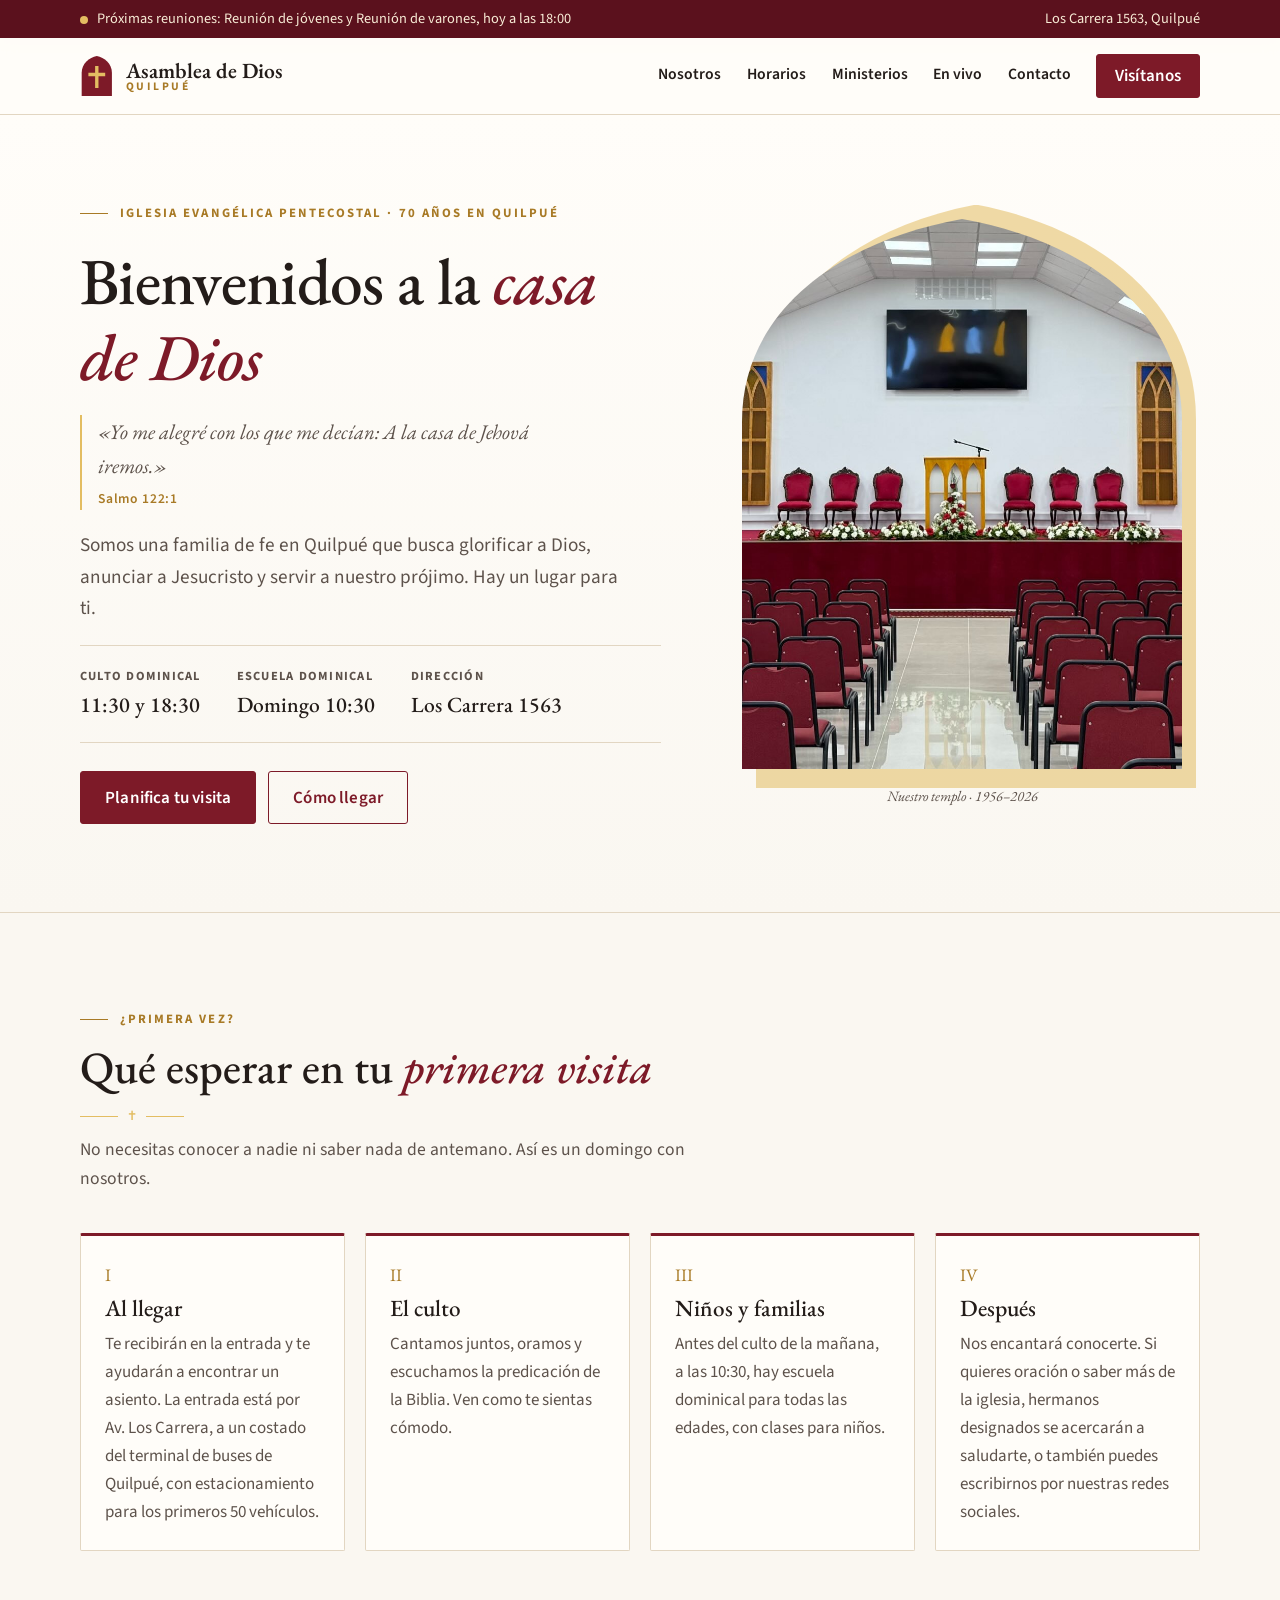
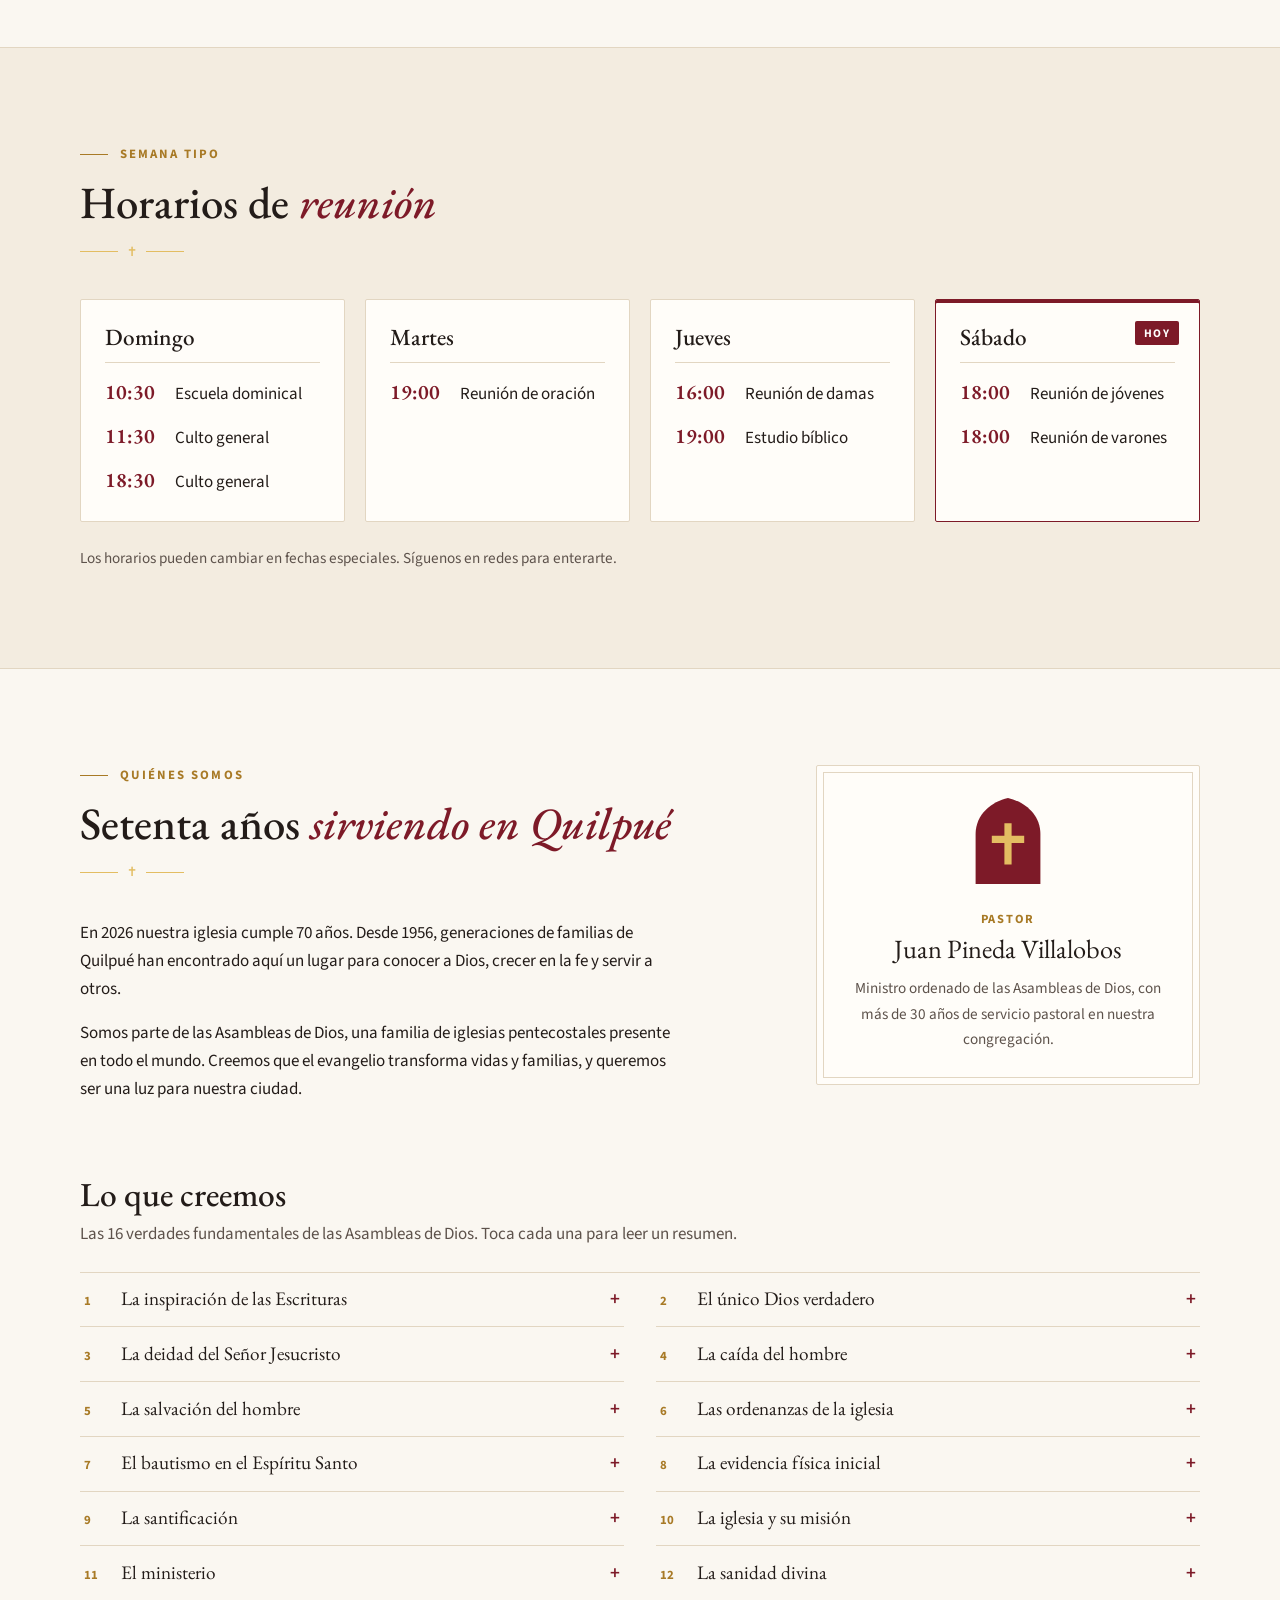
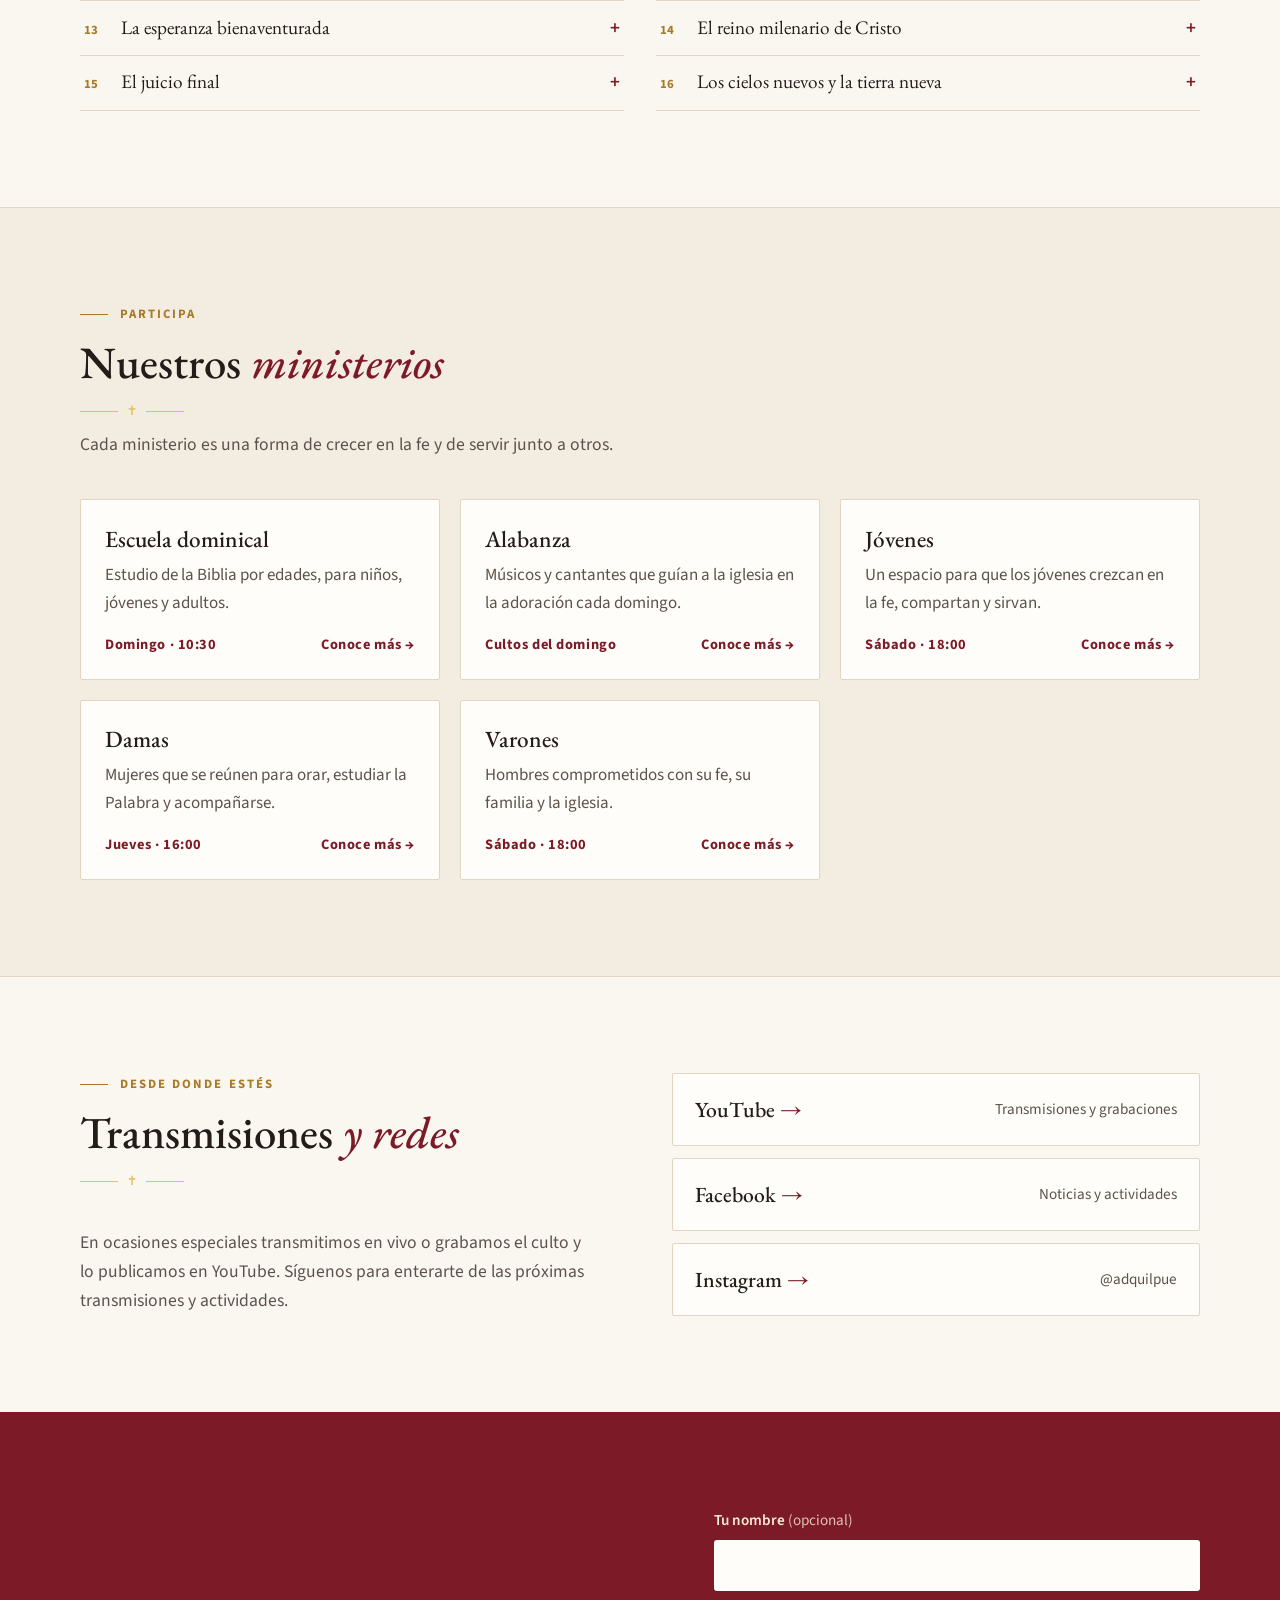
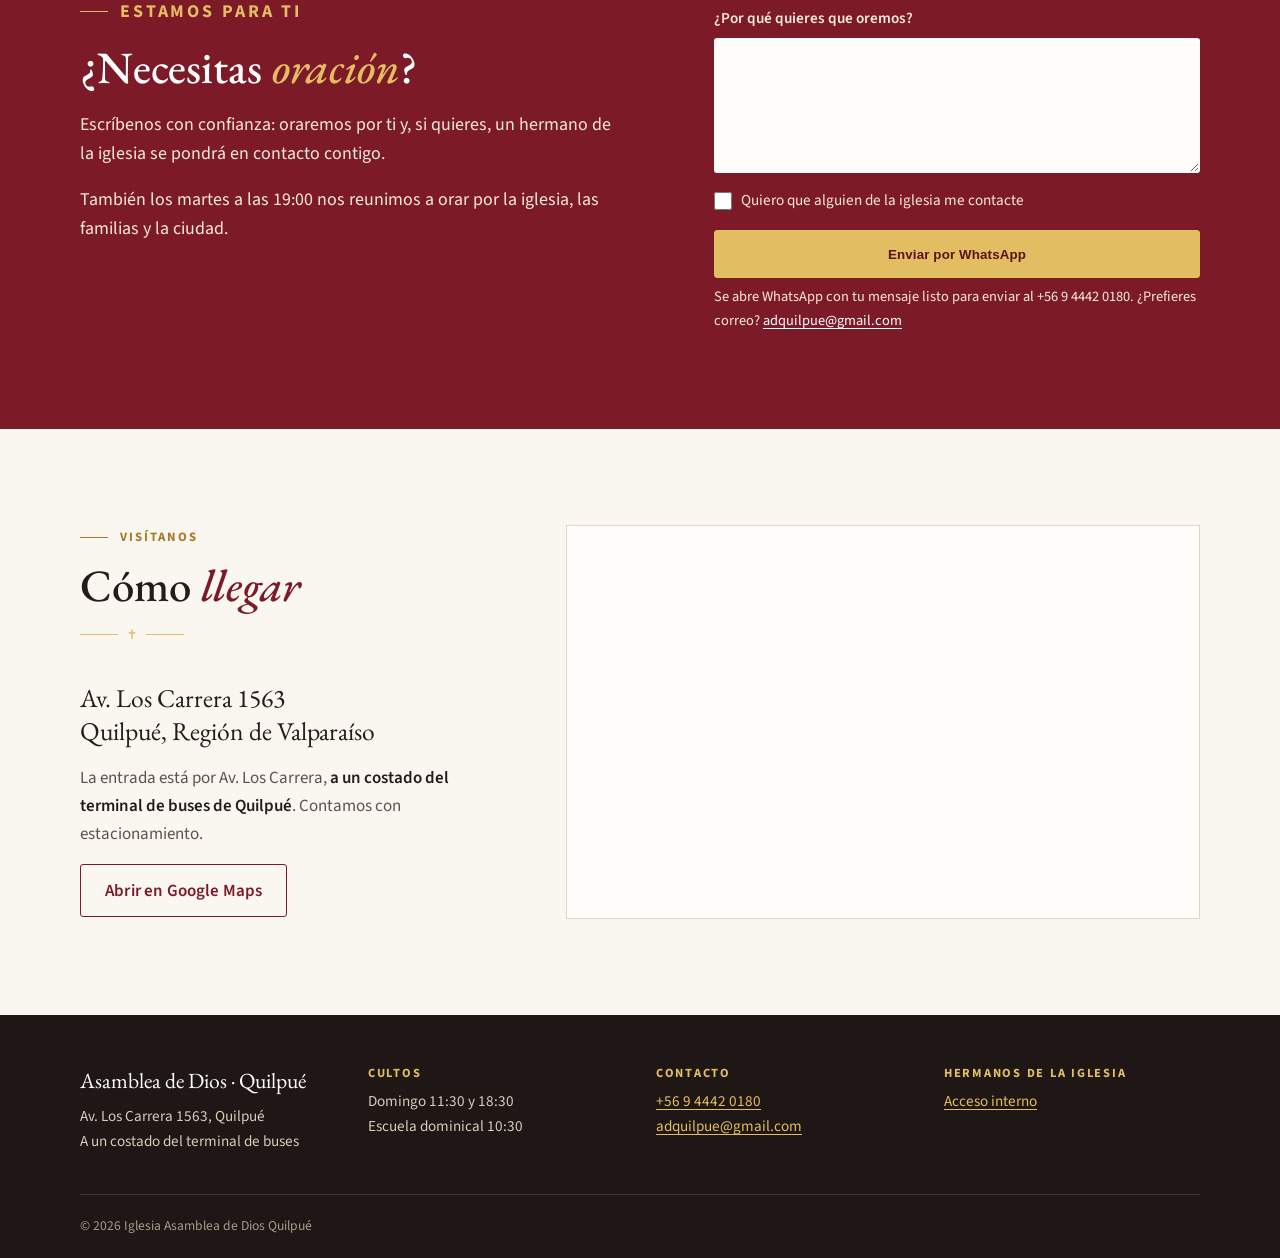
<file: index.html>
<!DOCTYPE html>
<html lang="es">
<head>
  <meta charset="UTF-8">
  <meta name="viewport" content="width=device-width, initial-scale=1.0">
  <title>Asamblea de Dios Quilpué · Bienvenidos</title>
  <meta name="description" content="Iglesia Asamblea de Dios en Quilpué, Chile. Reuniones los domingos 11:30 y 18:30 en Los Carrera 1563. Horarios, ministerios, transmisiones y contacto.">
  <meta name="color-scheme" content="light">
  <meta name="theme-color" content="#7d1a28">
  <meta property="og:title" content="Asamblea de Dios Quilpué">
  <meta property="og:description" content="70 años en Quilpué. Te esperamos los domingos 11:30 y 18:30 en Av. Los Carrera 1563, a un costado del terminal de buses.">
  <meta property="og:type" content="website">
  <meta property="og:url" content="https://adquilpue.cl/">
  <meta property="og:image" content="https://adquilpue.cl/templo.jpg">
  <link rel="icon" type="image/svg+xml" href="favicon.svg">
  <link rel="preconnect" href="https://fonts.googleapis.com">
  <link rel="preconnect" href="https://fonts.gstatic.com" crossorigin>
  <link href="https://fonts.googleapis.com/css2?family=EB+Garamond:ital,wght@0,400;0,500;0,600;1,400&family=Source+Sans+3:wght@400;600;700&display=swap" rel="stylesheet">
  <link rel="stylesheet" href="styles.css">
  <script src="app.js" defer></script>
</head>
<body>
  <a class="skip" href="#contenido">Saltar al contenido</a>

  <!-- Franja superior: lo primero que busca quien nos visita -->
  <div class="topbar">
    <div class="wrap topbar-inner">
      <p><span class="dot" aria-hidden="true"></span> <span id="proxima">Domingos 11:30 y 18:30</span></p>
      <p class="topbar-address">Los Carrera 1563, Quilpué</p>
    </div>
  </div>

  <header class="site-header">
    <div class="wrap header-inner">
      <a class="brand" href="#inicio" aria-label="Asamblea de Dios Quilpué, inicio">
        <svg class="brand-mark" viewBox="0 0 40 48" aria-hidden="true">
          <path d="M2 48V20C2 9 11 2 20 0c9 2 18 9 18 20v28z" />
          <path class="cross" d="M18 12h4v8h8v4h-8v14h-4V24h-8v-4h8z" />
        </svg>
        <span class="brand-text">
          <span class="brand-name">Asamblea de Dios</span>
          <span class="brand-place">Quilpué</span>
        </span>
      </a>

      <button class="menu-toggle" type="button" aria-expanded="false" aria-controls="menu">
        <span class="menu-bars" aria-hidden="true"></span><span class="menu-label">Menú</span>
      </button>

      <nav id="menu" class="nav" aria-label="Principal">
        <a href="#nosotros">Nosotros</a>
        <a href="#horarios">Horarios</a>
        <a href="#ministerios">Ministerios</a>
        <a href="#en-vivo">En vivo</a>
        <a href="#contacto">Contacto</a>
        <a class="btn btn-small" href="#visitanos">Visítanos</a>
      </nav>
    </div>
  </header>

  <main id="contenido">
    <!-- Portada -->
    <section id="inicio" class="hero">
      <div class="wrap hero-inner">
        <div class="hero-text">
          <p class="kicker">Iglesia evangélica pentecostal · 70 años en Quilpué</p>
          <h1>Bienvenidos a la <em>casa de Dios</em></h1>
          <p class="verse">«Yo me alegré con los que me decían: A la casa de Jehová iremos.» <cite>Salmo 122:1</cite></p>
          <p class="lede">Somos una familia de fe en Quilpué que busca glorificar a Dios, anunciar a Jesucristo y servir a nuestro prójimo. Hay un lugar para ti.</p>

          <dl class="hero-facts">
            <div><dt>Culto dominical</dt><dd>11:30 y 18:30</dd></div>
            <div><dt>Escuela dominical</dt><dd>Domingo 10:30</dd></div>
            <div><dt>Dirección</dt><dd>Los Carrera 1563</dd></div>
          </dl>

          <p class="actions">
            <a class="btn" href="#visitanos">Planifica tu visita</a>
            <a class="btn btn-ghost" href="https://www.google.com/maps/search/?api=1&amp;query=Los+Carrera+1563+Quilpu%C3%A9+Chile" target="_blank" rel="noopener">Cómo llegar</a>
          </p>
        </div>

        <figure class="hero-photo">
          <div class="arch">
            <img src="templo.jpg" width="1080" height="1080" alt="Interior del templo: púlpito de madera con arcos, sillas de respaldo rojo en el altar, arreglos de flores blancas y rojas, y filas de asientos frente al escenario">
          </div>
          <figcaption>Nuestro templo · 1956–2026</figcaption>
        </figure>
      </div>
    </section>

    <!-- Primera visita -->
    <section id="visitanos" class="section">
      <div class="wrap">
        <header class="section-head">
          <p class="kicker">¿Primera vez?</p>
          <h2>Qué esperar en tu <em>primera visita</em></h2>
          <p class="section-lede">No necesitas conocer a nadie ni saber nada de antemano. Así es un domingo con nosotros.</p>
        </header>

        <ol class="steps">
          <li>
            <h3>Al llegar</h3>
            <p>Te recibirán en la entrada y te ayudarán a encontrar un asiento. La entrada está por Av. Los Carrera, a un costado del terminal de buses de Quilpué, con estacionamiento para los primeros 50 vehículos.</p>
          </li>
          <li>
            <h3>El culto</h3>
            <p>Cantamos juntos, oramos y escuchamos la predicación de la Biblia. Ven como te sientas cómodo.</p>
          </li>
          <li>
            <h3>Niños y familias</h3>
            <p>Antes del culto de la mañana, a las 10:30, hay escuela dominical para todas las edades, con clases para niños.</p>
          </li>
          <li>
            <h3>Después</h3>
            <p>Nos encantará conocerte. Si quieres oración o saber más de la iglesia, hermanos designados se acercarán a saludarte, o también puedes escribirnos por nuestras redes sociales.</p>
          </li>
        </ol>
      </div>
    </section>

    <!-- Horarios -->
    <section id="horarios" class="section section-tint">
      <div class="wrap">
        <header class="section-head">
          <p class="kicker">Semana tipo</p>
          <h2>Horarios de <em>reunión</em></h2>
        </header>

        <div class="schedule">
          <article class="day" data-day="0">
            <h3>Domingo</h3>
            <ul>
              <li><span class="time">10:30</span><span>Escuela dominical</span></li>
              <li><span class="time">11:30</span><span>Culto general</span></li>
              <li><span class="time">18:30</span><span>Culto general</span></li>
            </ul>
          </article>
          <article class="day" data-day="2">
            <h3>Martes</h3>
            <ul>
              <li><span class="time">19:00</span><span>Reunión de oración</span></li>
            </ul>
          </article>
          <article class="day" data-day="4">
            <h3>Jueves</h3>
            <ul>
              <li><span class="time">16:00</span><span>Reunión de damas</span></li>
              <li><span class="time">19:00</span><span>Estudio bíblico</span></li>
            </ul>
          </article>
          <article class="day" data-day="6">
            <h3>Sábado</h3>
            <ul>
              <li><span class="time">18:00</span><span>Reunión de jóvenes</span></li>
              <li><span class="time">18:00</span><span>Reunión de varones</span></li>
            </ul>
          </article>
        </div>
        <p class="note">Los horarios pueden cambiar en fechas especiales. Síguenos en redes para enterarte.</p>
      </div>
    </section>

    <!-- Nosotros -->
    <section id="nosotros" class="section">
      <div class="wrap about">
        <div class="about-text">
          <header class="section-head">
            <p class="kicker">Quiénes somos</p>
            <h2>Setenta años <em>sirviendo en Quilpué</em></h2>
          </header>
          <p>En 2026 nuestra iglesia cumple 70 años. Desde 1956, generaciones de familias de Quilpué han encontrado aquí un lugar para conocer a Dios, crecer en la fe y servir a otros.</p>
          <p>Somos parte de las Asambleas de Dios, una familia de iglesias pentecostales presente en todo el mundo. Creemos que el evangelio transforma vidas y familias, y queremos ser una luz para nuestra ciudad.</p>
        </div>

        <aside class="pastor-card" aria-label="Pastor">
          <div class="pastor-photo" aria-hidden="true">
            <svg viewBox="0 0 40 48"><path d="M2 48V20C2 9 11 2 20 0c9 2 18 9 18 20v28z"/><path class="cross" d="M18 14h4v7h7v4h-7v12h-4V25h-7v-4h7z"/></svg>
          </div>
          <p class="pastor-role">Pastor</p>
          <p class="pastor-name">Juan Pineda Villalobos</p>
          <p class="pastor-note">Ministro ordenado de las Asambleas de Dios, con más de 30 años de servicio pastoral en nuestra congregación.</p>
        </aside>
      </div>

      <div class="wrap beliefs">
        <header class="beliefs-head">
          <h3 id="creencias">Lo que creemos</h3>
          <p>Las 16 verdades fundamentales de las Asambleas de Dios. Toca cada una para leer un resumen.</p>
        </header>
        <ol class="truths" aria-labelledby="creencias">
            <li><details><summary><span class="num">1</span>La inspiración de las Escrituras</summary><p>La Biblia es la Palabra de Dios, inspirada por Él, y la regla infalible de fe y conducta.</p></details></li>
            <li><details><summary><span class="num">2</span>El único Dios verdadero</summary><p>Un solo Dios eterno que se ha revelado como Padre, Hijo y Espíritu Santo.</p></details></li>
            <li><details><summary><span class="num">3</span>La deidad del Señor Jesucristo</summary><p>Jesús es el Hijo eterno de Dios: nació de una virgen, vivió sin pecado, murió, resucitó y está a la diestra del Padre.</p></details></li>
            <li><details><summary><span class="num">4</span>La caída del hombre</summary><p>El ser humano fue creado bueno, pero por su desobediencia entró el pecado y la separación de Dios.</p></details></li>
            <li><details><summary><span class="num">5</span>La salvación del hombre</summary><p>La única esperanza es la obra de Cristo en la cruz: la salvación se recibe por gracia, mediante el arrepentimiento y la fe.</p></details></li>
            <li><details><summary><span class="num">6</span>Las ordenanzas de la iglesia</summary><p>El bautismo en agua por inmersión y la Santa Cena, en memoria de la muerte del Señor.</p></details></li>
            <li><details><summary><span class="num">7</span>El bautismo en el Espíritu Santo</summary><p>Una promesa para todo creyente, que da poder para vivir y servir.</p></details></li>
            <li><details><summary><span class="num">8</span>La evidencia física inicial</summary><p>El bautismo en el Espíritu Santo se manifiesta primero al hablar en otras lenguas, según el Espíritu da.</p></details></li>
            <li><details><summary><span class="num">9</span>La santificación</summary><p>Separarse del mal y consagrarse a Dios, creciendo cada día a la imagen de Cristo.</p></details></li>
            <li><details><summary><span class="num">10</span>La iglesia y su misión</summary><p>La iglesia es el cuerpo de Cristo: existe para adorar a Dios, edificar a los creyentes y anunciar el evangelio a todos.</p></details></li>
            <li><details><summary><span class="num">11</span>El ministerio</summary><p>Dios llama y capacita a personas para guiar a la iglesia en su misión.</p></details></li>
            <li><details><summary><span class="num">12</span>La sanidad divina</summary><p>La sanidad de los enfermos está incluida en la obra redentora de Cristo y es un privilegio de los creyentes.</p></details></li>
            <li><details><summary><span class="num">13</span>La esperanza bienaventurada</summary><p>La resurrección de los que murieron en Cristo y el arrebatamiento de la iglesia a su encuentro.</p></details></li>
            <li><details><summary><span class="num">14</span>El reino milenario de Cristo</summary><p>La segunda venida de Cristo con sus santos y su reinado de mil años sobre la tierra.</p></details></li>
            <li><details><summary><span class="num">15</span>El juicio final</summary><p>Habrá un juicio final en que los muertos serán resucitados y juzgados según sus obras.</p></details></li>
            <li><details><summary><span class="num">16</span>Los cielos nuevos y la tierra nueva</summary><p>Esperamos, según su promesa, cielos nuevos y tierra nueva donde mora la justicia.</p></details></li>
        </ol>
      </div>
    </section>

    <!-- Ministerios -->
    <section id="ministerios" class="section section-tint">
      <div class="wrap">
        <header class="section-head">
          <p class="kicker">Participa</p>
          <h2>Nuestros <em>ministerios</em></h2>
          <p class="section-lede">Cada ministerio es una forma de crecer en la fe y de servir junto a otros.</p>
        </header>

        <div class="ministries">
          <article class="ministry has-page">
            <h3><a href="/ministerios/escuela-dominical/">Escuela dominical</a></h3>
            <p>Estudio de la Biblia por edades, para niños, jóvenes y adultos.</p>
            <p class="when">Domingo · 10:30 <span class="more" aria-hidden="true">Conoce más →</span></p>
          </article>
          <article class="ministry has-page">
            <h3><a href="/ministerios/alabanza/">Alabanza</a></h3>
            <p>Músicos y cantantes que guían a la iglesia en la adoración cada domingo.</p>
            <p class="when">Cultos del domingo <span class="more" aria-hidden="true">Conoce más →</span></p>
          </article>
          <article class="ministry has-page">
            <h3><a href="/ministerios/edcquilpue/">Jóvenes</a></h3>
            <p>Un espacio para que los jóvenes crezcan en la fe, compartan y sirvan.</p>
            <p class="when">Sábado · 18:00 <span class="more" aria-hidden="true">Conoce más →</span></p>
          </article>
          <article class="ministry has-page">
            <h3><a href="/ministerios/damas/">Damas</a></h3>
            <p>Mujeres que se reúnen para orar, estudiar la Palabra y acompañarse.</p>
            <p class="when">Jueves · 16:00 <span class="more" aria-hidden="true">Conoce más →</span></p>
          </article>
          <article class="ministry has-page">
            <h3><a href="/ministerios/varones/">Varones</a></h3>
            <p>Hombres comprometidos con su fe, su familia y la iglesia.</p>
            <p class="when">Sábado · 18:00 <span class="more" aria-hidden="true">Conoce más →</span></p>
          </article>
        </div>
      </div>
    </section>

    <!-- En vivo y redes -->
    <section id="en-vivo" class="section">
      <div class="wrap live">
        <div>
          <header class="section-head">
            <p class="kicker">Desde donde estés</p>
            <h2>Transmisiones <em>y redes</em></h2>
          </header>
          <p>En ocasiones especiales transmitimos en vivo o grabamos el culto y lo publicamos en YouTube. Síguenos para enterarte de las próximas transmisiones y actividades.</p>
        </div>
        <ul class="socials">
          <li><a class="social" href="https://www.youtube.com/@adquilpue" target="_blank" rel="noopener"><span class="social-name">YouTube</span><span class="social-note">Transmisiones y grabaciones</span></a></li>
          <li><a class="social" href="https://www.facebook.com/share/1JvNhKwicT/" target="_blank" rel="noopener"><span class="social-name">Facebook</span><span class="social-note">Noticias y actividades</span></a></li>
          <li><a class="social" href="https://www.instagram.com/adquilpue" target="_blank" rel="noopener"><span class="social-name">Instagram</span><span class="social-note">@adquilpue</span></a></li>
        </ul>
      </div>
    </section>

    <!-- Contacto y oración -->
    <section id="contacto" class="section section-accent">
      <div class="wrap contact">
        <div>
          <p class="kicker">Estamos para ti</p>
          <h2>¿Necesitas <em>oración</em>?</h2>
          <p>Escríbenos con confianza: oraremos por ti y, si quieres, un hermano de la iglesia se pondrá en contacto contigo.</p>
          <p class="contact-note">También los martes a las 19:00 nos reunimos a orar por la iglesia, las familias y la ciudad.</p>
        </div>
        <!-- Pedido de oración: arma un mensaje de WhatsApp al número de la iglesia (no se guarda nada en esta página).
             Sin JavaScript, envía solo el texto de la petición (campo «text», el que entiende wa.me). -->
        <form class="prayer-form" action="https://wa.me/56944420180" method="get" target="_blank" rel="noopener">
          <label for="oracion-nombre">Tu nombre <span>(opcional)</span></label>
          <input id="oracion-nombre" type="text" autocomplete="given-name" maxlength="60">
          <label for="oracion-texto">¿Por qué quieres que oremos?</label>
          <textarea id="oracion-texto" name="text" rows="4" maxlength="1000" required></textarea>
          <label class="check"><input id="oracion-contacto" type="checkbox"> Quiero que alguien de la iglesia me contacte</label>
          <button class="btn btn-highlight" type="submit">Enviar por WhatsApp</button>
          <p class="contact-note">Se abre WhatsApp con tu mensaje listo para enviar al +56 9 4442 0180. ¿Prefieres correo? <a href="mailto:adquilpue@gmail.com?subject=Pedido%20de%20oraci%C3%B3n">adquilpue@gmail.com</a></p>
        </form>
      </div>
    </section>

    <!-- Ubicación -->
    <section id="ubicacion" class="section">
      <div class="wrap location">
        <div class="location-info">
          <header class="section-head">
            <p class="kicker">Visítanos</p>
            <h2>Cómo <em>llegar</em></h2>
          </header>
          <address>Av. Los Carrera 1563<br>Quilpué, Región de Valparaíso</address>
          <p class="directions">La entrada está por Av. Los Carrera, <strong>a un costado del terminal de buses de Quilpué</strong>. Contamos con estacionamiento.</p>
          <p><a class="btn btn-ghost" href="https://www.google.com/maps/search/?api=1&amp;query=Los+Carrera+1563+Quilpu%C3%A9+Chile" target="_blank" rel="noopener">Abrir en Google Maps</a></p>
        </div>
        <div class="map">
          <iframe title="Mapa: Los Carrera 1563, Quilpué" src="https://www.google.com/maps?q=Los+Carrera+1563,+Quilpu%C3%A9,+Chile&amp;output=embed" loading="lazy" referrerpolicy="no-referrer-when-downgrade" allowfullscreen></iframe>
        </div>
      </div>
    </section>
  </main>

  <footer class="site-footer">
    <div class="wrap footer-grid">
      <div>
        <p class="footer-brand">Asamblea de Dios · Quilpué</p>
        <p>Av. Los Carrera 1563, Quilpué<br>A un costado del terminal de buses</p>
      </div>
      <div>
        <p class="footer-title">Cultos</p>
        <p>Domingo 11:30 y 18:30<br>Escuela dominical 10:30</p>
      </div>
      <div>
        <p class="footer-title">Contacto</p>
        <p><a href="https://wa.me/56944420180" target="_blank" rel="noopener">+56 9 4442 0180</a><br><a href="mailto:adquilpue@gmail.com">adquilpue@gmail.com</a></p>
      </div>
      <div>
        <p class="footer-title">Hermanos de la iglesia</p>
        <p><a href="https://adquilpue.jetro.cl">Acceso interno</a></p>
      </div>
    </div>
    <div class="wrap footer-bottom">
      <p>&copy; <span id="anio">2026</span> Iglesia Asamblea de Dios Quilpué</p>
    </div>
  </footer>
</body>
</html>
</file>
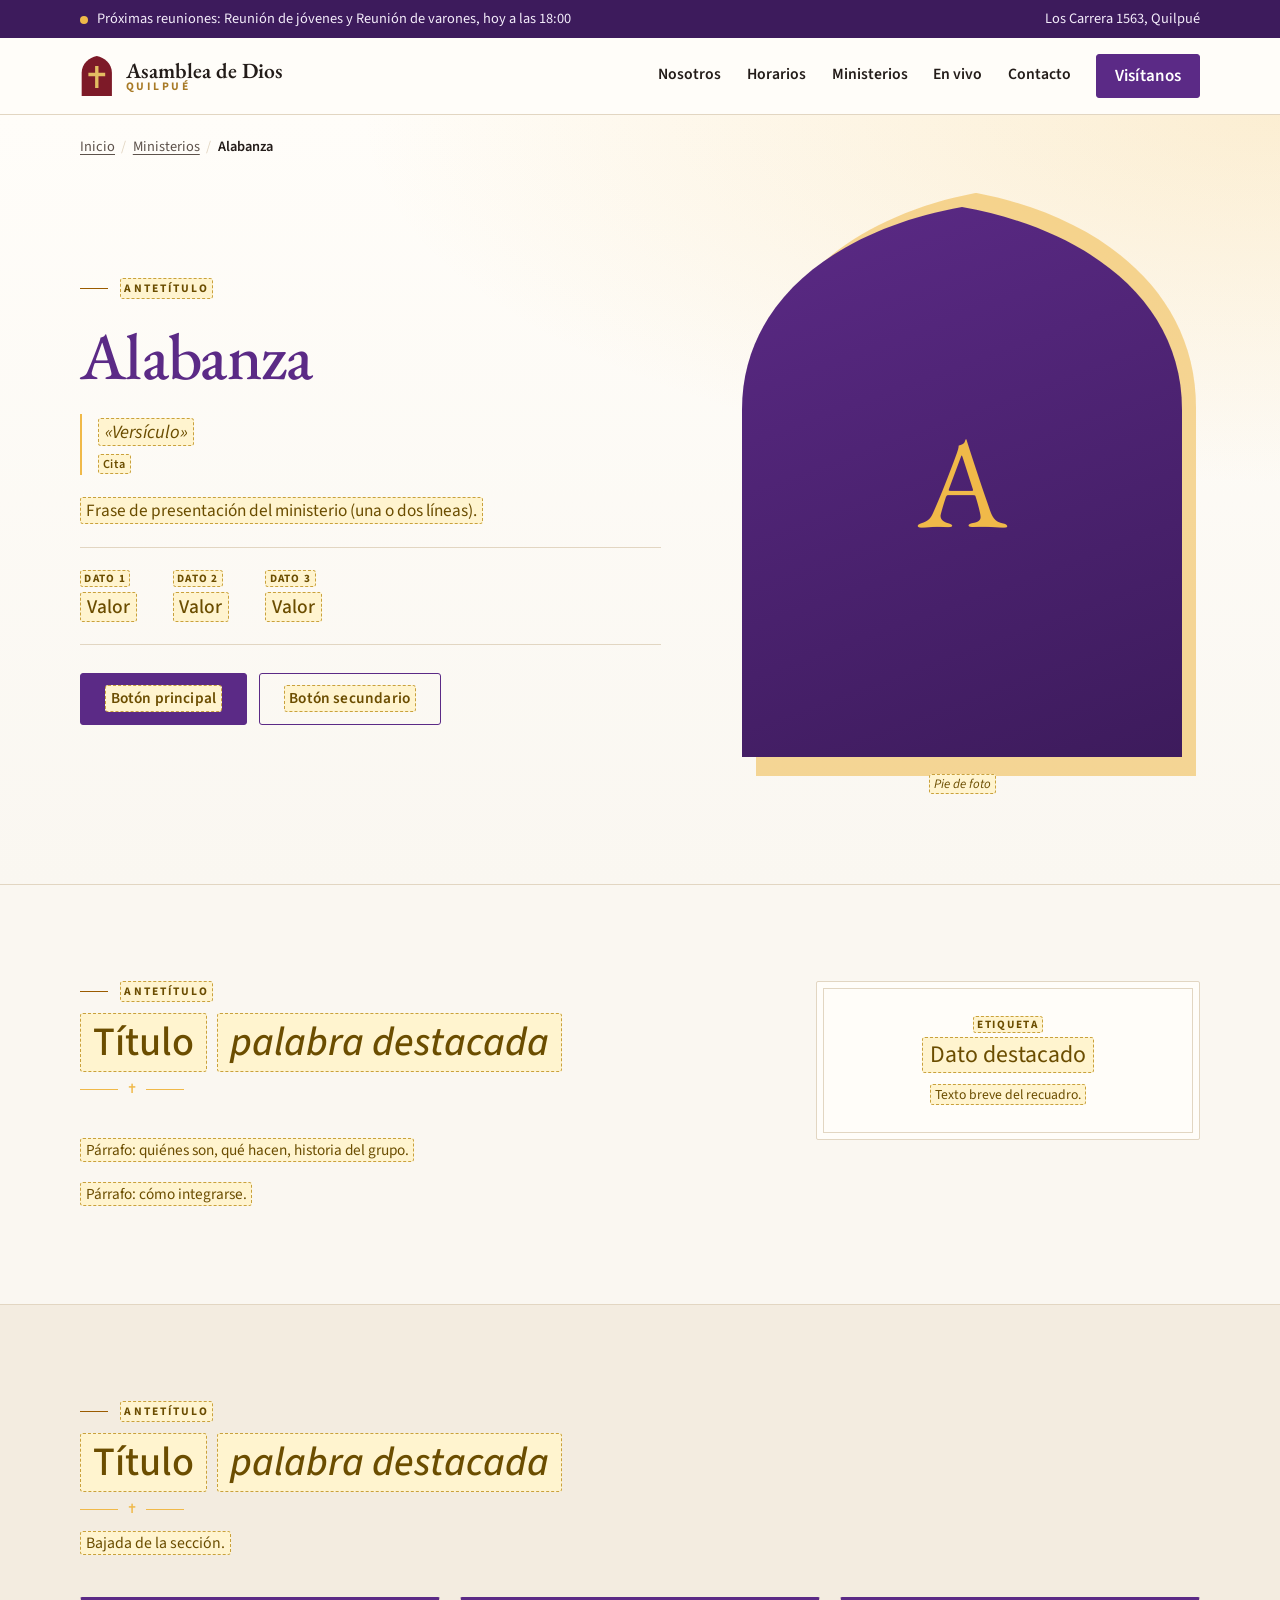
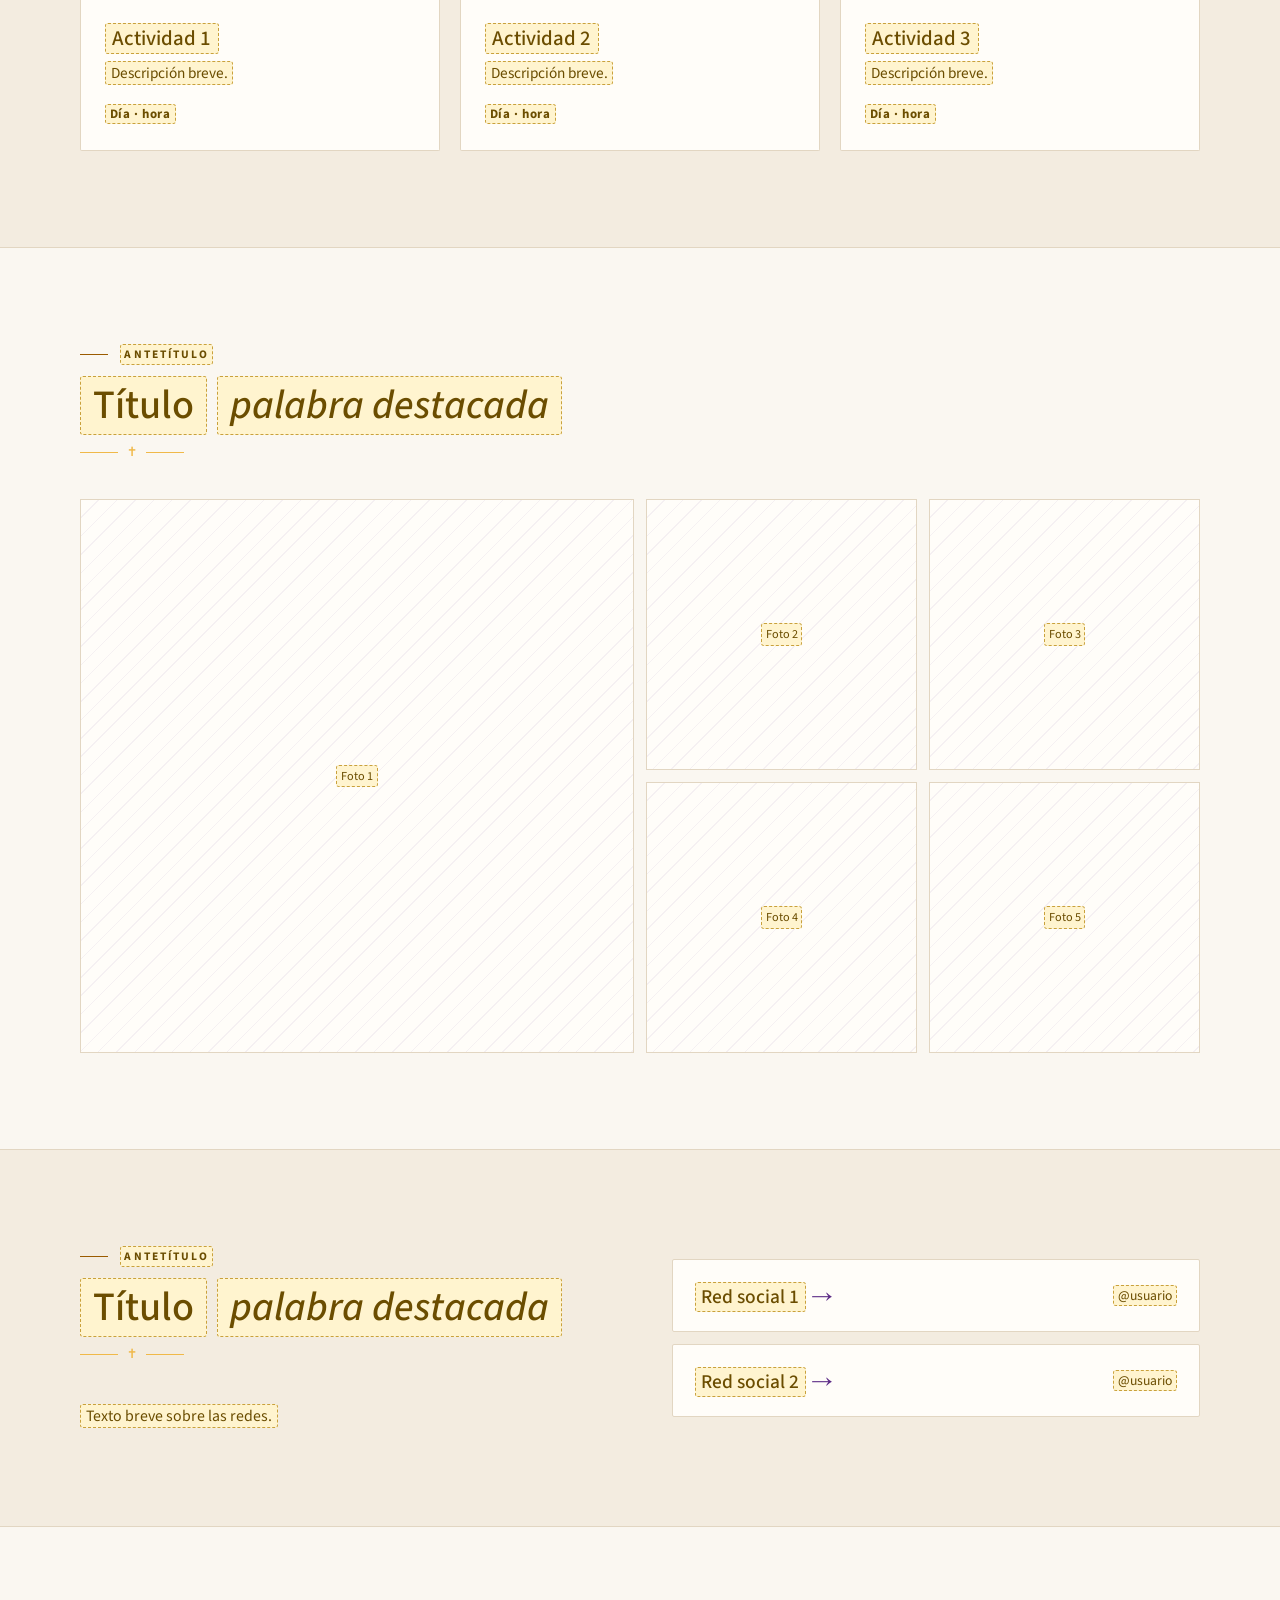
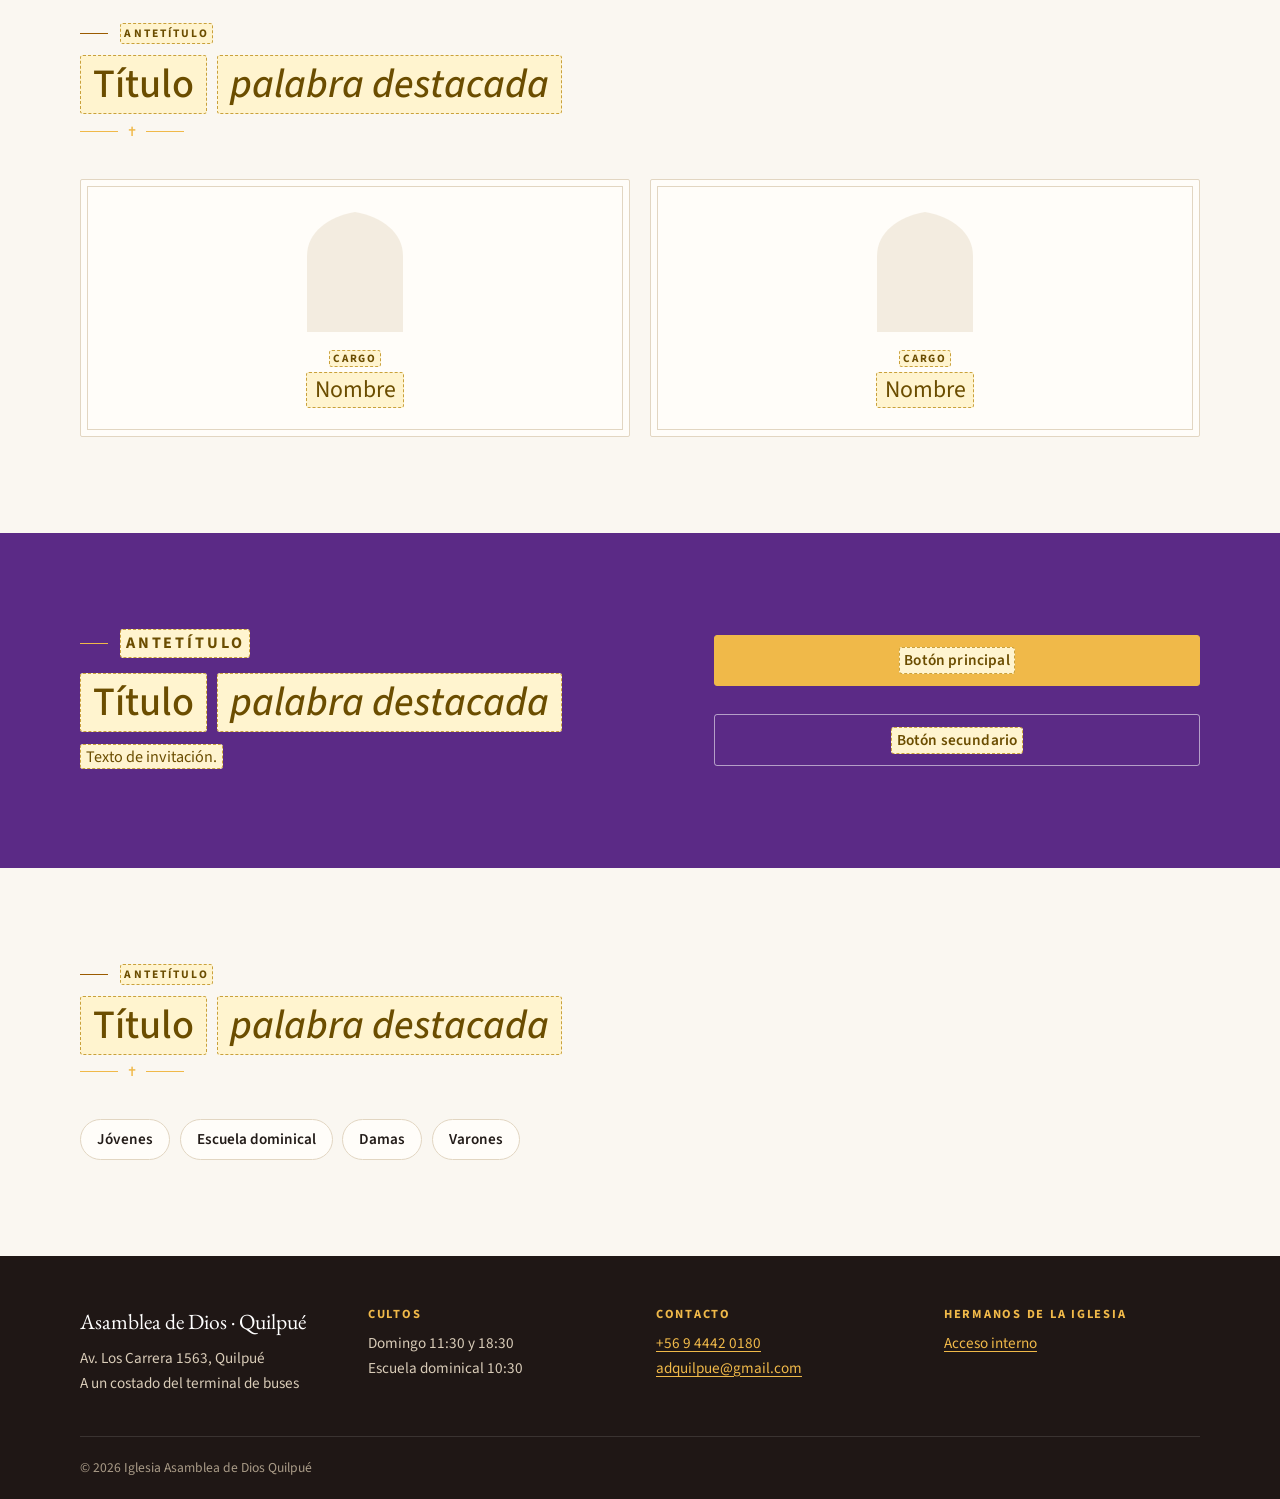
<file: ministerios/alabanza/index.html>
<!DOCTYPE html>
<html lang="es">
<head>
  <!-- Página de ministerio: es también la PLANTILLA para los demás (ver ministerios/README.md).
       Lo marcado con <mark class="tbd"> es contenido pendiente: reemplazarlo o quitar la sección. -->
  <meta charset="UTF-8">
  <meta name="viewport" content="width=device-width, initial-scale=1.0">
  <title>Alabanza · Asamblea de Dios Quilpué</title>
  <meta name="description" content="Descripción de la página para buscadores (pendiente).">
  <meta name="color-scheme" content="light">
  <meta name="theme-color" content="#5b2a86">
  <meta property="og:title" content="Alabanza · Asamblea de Dios Quilpué">
  <meta property="og:description" content="Descripción para compartir en redes (pendiente).">
  <meta property="og:type" content="website">
  <meta property="og:url" content="https://adquilpue.cl/ministerios/alabanza/">
  <meta property="og:image" content="https://adquilpue.cl/templo.jpg">
  <link rel="icon" type="image/svg+xml" href="/favicon.svg">
  <link rel="preconnect" href="https://fonts.googleapis.com">
  <link rel="preconnect" href="https://fonts.gstatic.com" crossorigin>
  <link href="https://fonts.googleapis.com/css2?family=EB+Garamond:ital,wght@0,400;0,500;0,600;1,400&family=Source+Sans+3:wght@400;600;700&display=swap" rel="stylesheet">
  <link rel="stylesheet" href="/styles.css">
  <link rel="stylesheet" href="/ministerios/ministerio.css">
  <link rel="stylesheet" href="tema.css">
  <script src="/app.js" defer></script>
</head>
<body>
  <a class="skip" href="#contenido">Saltar al contenido</a>

  <div class="topbar">
    <div class="wrap topbar-inner">
      <p><span class="dot" aria-hidden="true"></span> <span id="proxima">Domingos 11:30 y 18:30</span></p>
      <p class="topbar-address">Los Carrera 1563, Quilpué</p>
    </div>
  </div>

  <header class="site-header">
    <div class="wrap header-inner">
      <a class="brand" href="/" aria-label="Asamblea de Dios Quilpué, inicio">
        <svg class="brand-mark" viewBox="0 0 40 48" aria-hidden="true">
          <path d="M2 48V20C2 9 11 2 20 0c9 2 18 9 18 20v28z" />
          <path class="cross" d="M18 12h4v8h8v4h-8v14h-4V24h-8v-4h8z" />
        </svg>
        <span class="brand-text">
          <span class="brand-name">Asamblea de Dios</span>
          <span class="brand-place">Quilpué</span>
        </span>
      </a>

      <button class="menu-toggle" type="button" aria-expanded="false" aria-controls="menu">
        <span class="menu-bars" aria-hidden="true"></span><span class="menu-label">Menú</span>
      </button>

      <nav id="menu" class="nav" aria-label="Principal">
        <a href="/#nosotros">Nosotros</a>
        <a href="/#horarios">Horarios</a>
        <a href="/#ministerios" aria-current="page">Ministerios</a>
        <a href="/#en-vivo">En vivo</a>
        <a href="/#contacto">Contacto</a>
        <a class="btn btn-small" href="/#visitanos">Visítanos</a>
      </nav>
    </div>
  </header>

  <main id="contenido">
    <!-- Portada del ministerio -->
    <section class="m-hero">
      <nav class="wrap crumbs" aria-label="Estás en">
        <ol>
          <li><a href="/">Inicio</a></li>
          <li><a href="/#ministerios">Ministerios</a></li>
          <li><span aria-current="page">Alabanza</span></li>
        </ol>
      </nav>
      <div class="wrap hero-inner">
        <div class="hero-text">
          <p class="kicker"><mark class="tbd">Antetítulo</mark></p>
          <h1>Alabanza</h1>
          <p class="verse"><mark class="tbd">«Versículo»</mark> <cite><mark class="tbd">Cita</mark></cite></p>
          <p class="lede"><mark class="tbd">Frase de presentación del ministerio (una o dos líneas).</mark></p>

          <dl class="hero-facts">
            <div><dt><mark class="tbd">Dato 1</mark></dt><dd><mark class="tbd">Valor</mark></dd></div>
            <div><dt><mark class="tbd">Dato 2</mark></dt><dd><mark class="tbd">Valor</mark></dd></div>
            <div><dt><mark class="tbd">Dato 3</mark></dt><dd><mark class="tbd">Valor</mark></dd></div>
          </dl>

          <p class="actions">
            <a class="btn" href="#redes"><mark class="tbd">Botón principal</mark></a>
            <a class="btn btn-ghost" href="#galeria"><mark class="tbd">Botón secundario</mark></a>
          </p>
        </div>

        <figure class="hero-photo">
          <div class="arch">
            <!-- Con foto: <img src="fotos/portada.jpg" width="1080" height="1350" alt="Describe la foto"> -->
            <span class="arch-empty" aria-hidden="true">A</span>
          </div>
          <figcaption><mark class="tbd">Pie de foto</mark></figcaption>
        </figure>
      </div>
    </section>

    <!-- Quiénes somos -->
    <section id="nosotros-ministerio" class="section">
      <div class="wrap about">
        <div class="about-text">
          <header class="section-head">
            <p class="kicker"><mark class="tbd">Antetítulo</mark></p>
            <h2><mark class="tbd">Título</mark> <em><mark class="tbd">palabra destacada</mark></em></h2>
          </header>
          <p><mark class="tbd">Párrafo: quiénes son, qué hacen, historia del grupo.</mark></p>
          <p><mark class="tbd">Párrafo: cómo integrarse.</mark></p>
        </div>

        <aside class="pastor-card" aria-label="Recuadro destacado">
          <p class="pastor-role"><mark class="tbd">Etiqueta</mark></p>
          <p class="pastor-name"><mark class="tbd">Dato destacado</mark></p>
          <p class="pastor-note"><mark class="tbd">Texto breve del recuadro.</mark></p>
        </aside>
      </div>
    </section>

    <!-- Actividades -->
    <section id="actividades" class="section section-tint">
      <div class="wrap">
        <header class="section-head">
          <p class="kicker"><mark class="tbd">Antetítulo</mark></p>
          <h2><mark class="tbd">Título</mark> <em><mark class="tbd">palabra destacada</mark></em></h2>
          <p class="section-lede"><mark class="tbd">Bajada de la sección.</mark></p>
        </header>

        <ul class="cards">
          <li class="card">
            <h3><mark class="tbd">Actividad 1</mark></h3>
            <p><mark class="tbd">Descripción breve.</mark></p>
            <p class="when"><mark class="tbd">Día · hora</mark></p>
          </li>
          <li class="card">
            <h3><mark class="tbd">Actividad 2</mark></h3>
            <p><mark class="tbd">Descripción breve.</mark></p>
            <p class="when"><mark class="tbd">Día · hora</mark></p>
          </li>
          <li class="card">
            <h3><mark class="tbd">Actividad 3</mark></h3>
            <p><mark class="tbd">Descripción breve.</mark></p>
            <p class="when"><mark class="tbd">Día · hora</mark></p>
          </li>
        </ul>
      </div>
    </section>

    <!-- Galería -->
    <section id="galeria" class="section">
      <div class="wrap">
        <header class="section-head">
          <p class="kicker"><mark class="tbd">Antetítulo</mark></p>
          <h2><mark class="tbd">Título</mark> <em><mark class="tbd">palabra destacada</mark></em></h2>
        </header>

        <!-- Cada foto: <li><a href="fotos/NOMBRE.jpg"><img src="fotos/NOMBRE-mini.jpg" width="600" height="600" loading="lazy" alt="Qué se ve"></a></li>
             La primera se muestra más grande. Ver ministerios/README.md (tamaños y peso). -->
        <ul class="gallery">
          <li><span class="photo-empty"><mark class="tbd">Foto 1</mark></span></li>
          <li><span class="photo-empty"><mark class="tbd">Foto 2</mark></span></li>
          <li><span class="photo-empty"><mark class="tbd">Foto 3</mark></span></li>
          <li><span class="photo-empty"><mark class="tbd">Foto 4</mark></span></li>
          <li><span class="photo-empty"><mark class="tbd">Foto 5</mark></span></li>
        </ul>
      </div>
    </section>

    <!-- Redes: dejar solo las que existan -->
    <section id="redes" class="section section-tint">
      <div class="wrap live">
        <div>
          <header class="section-head">
            <p class="kicker"><mark class="tbd">Antetítulo</mark></p>
            <h2><mark class="tbd">Título</mark> <em><mark class="tbd">palabra destacada</mark></em></h2>
          </header>
          <p><mark class="tbd">Texto breve sobre las redes.</mark></p>
        </div>
        <ul class="socials">
          <li><a class="social" href="#" data-tbd><span class="social-name"><mark class="tbd">Red social 1</mark></span><span class="social-note"><mark class="tbd">@usuario</mark></span></a></li>
          <li><a class="social" href="#" data-tbd><span class="social-name"><mark class="tbd">Red social 2</mark></span><span class="social-note"><mark class="tbd">@usuario</mark></span></a></li>
        </ul>
      </div>
    </section>

    <!-- Líderes -->
    <section id="lideres" class="section">
      <div class="wrap">
        <header class="section-head">
          <p class="kicker"><mark class="tbd">Antetítulo</mark></p>
          <h2><mark class="tbd">Título</mark> <em><mark class="tbd">palabra destacada</mark></em></h2>
        </header>
        <ul class="people">
          <li>
            <div class="pastor-card">
              <div class="person-photo" aria-hidden="true"><!-- <img src="fotos/persona.jpg" alt=""> --></div>
              <p class="pastor-role"><mark class="tbd">Cargo</mark></p>
              <p class="pastor-name"><mark class="tbd">Nombre</mark></p>
            </div>
          </li>
          <li>
            <div class="pastor-card">
              <div class="person-photo" aria-hidden="true"></div>
              <p class="pastor-role"><mark class="tbd">Cargo</mark></p>
              <p class="pastor-name"><mark class="tbd">Nombre</mark></p>
            </div>
          </li>
        </ul>
      </div>
    </section>

    <!-- Invitación -->
    <section class="section section-accent">
      <div class="wrap contact">
        <div>
          <p class="kicker"><mark class="tbd">Antetítulo</mark></p>
          <h2><mark class="tbd">Título</mark> <em><mark class="tbd">palabra destacada</mark></em></h2>
          <p><mark class="tbd">Texto de invitación.</mark></p>
        </div>
        <div class="contact-actions">
          <a class="btn btn-highlight" href="#" data-tbd><mark class="tbd">Botón principal</mark></a>
          <a class="btn btn-outline-light" href="#" data-tbd><mark class="tbd">Botón secundario</mark></a>
        </div>
      </div>
    </section>

    <!-- Otros ministerios -->
    <section class="section">
      <div class="wrap">
        <header class="section-head">
          <p class="kicker"><mark class="tbd">Antetítulo</mark></p>
          <h2><mark class="tbd">Título</mark> <em><mark class="tbd">palabra destacada</mark></em></h2>
        </header>
        <!-- Cuando un ministerio tenga su página, enlazarla aquí: /ministerios/NOMBRE/ -->
        <ul class="other-ministries">
          <li><a href="/ministerios/edcquilpue/">Jóvenes</a></li>
          <li><a href="/ministerios/escuela-dominical/">Escuela dominical</a></li>
          <li><a href="/ministerios/damas/">Damas</a></li>
          <li><a href="/ministerios/varones/">Varones</a></li>
        </ul>
      </div>
    </section>
  </main>

  <footer class="site-footer">
    <div class="wrap footer-grid">
      <div>
        <p class="footer-brand">Asamblea de Dios · Quilpué</p>
        <p>Av. Los Carrera 1563, Quilpué<br>A un costado del terminal de buses</p>
      </div>
      <div>
        <p class="footer-title">Cultos</p>
        <p>Domingo 11:30 y 18:30<br>Escuela dominical 10:30</p>
      </div>
      <div>
        <p class="footer-title">Contacto</p>
        <p><a href="https://wa.me/56944420180" target="_blank" rel="noopener">+56 9 4442 0180</a><br><a href="mailto:adquilpue@gmail.com">adquilpue@gmail.com</a></p>
      </div>
      <div>
        <p class="footer-title">Hermanos de la iglesia</p>
        <p><a href="https://adquilpue.jetro.cl">Acceso interno</a></p>
      </div>
    </div>
    <div class="wrap footer-bottom">
      <p>&copy; <span id="anio">2026</span> Iglesia Asamblea de Dios Quilpué</p>
    </div>
  </footer>
</body>
</html>
</file>
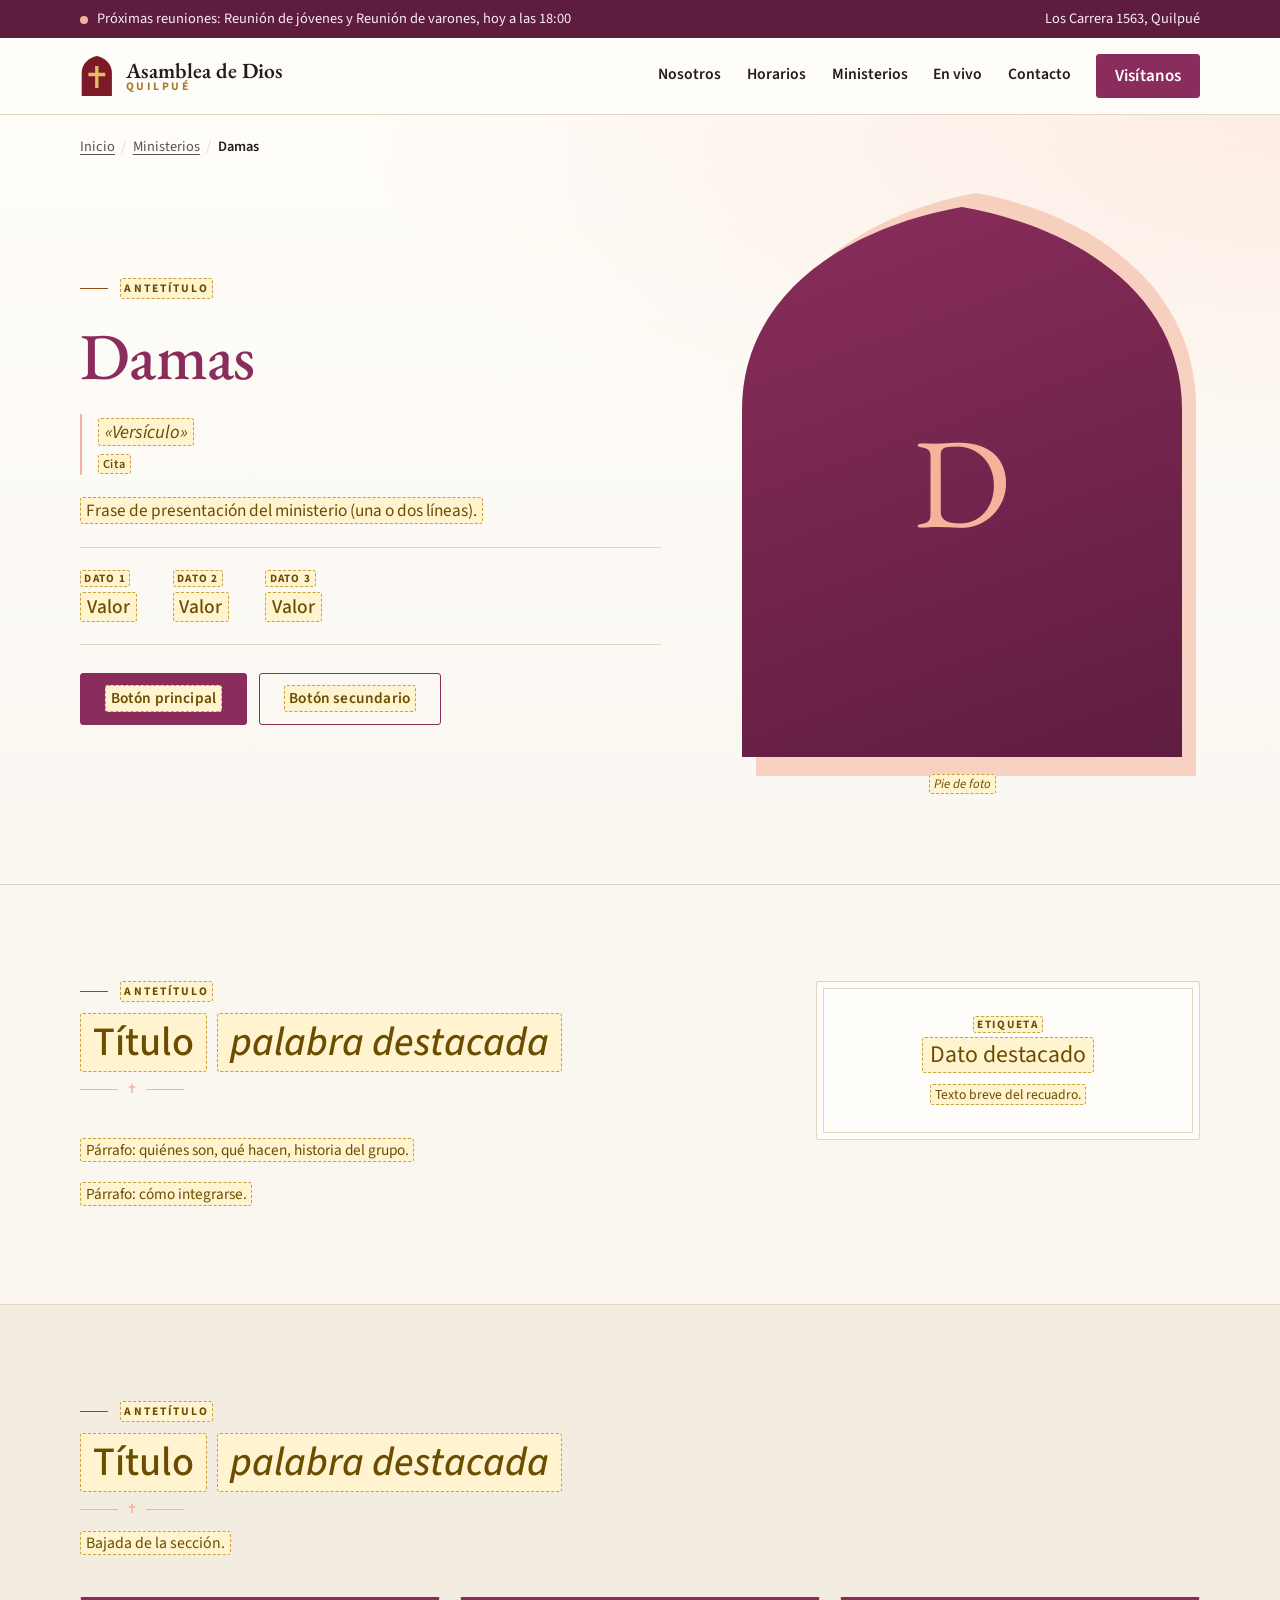
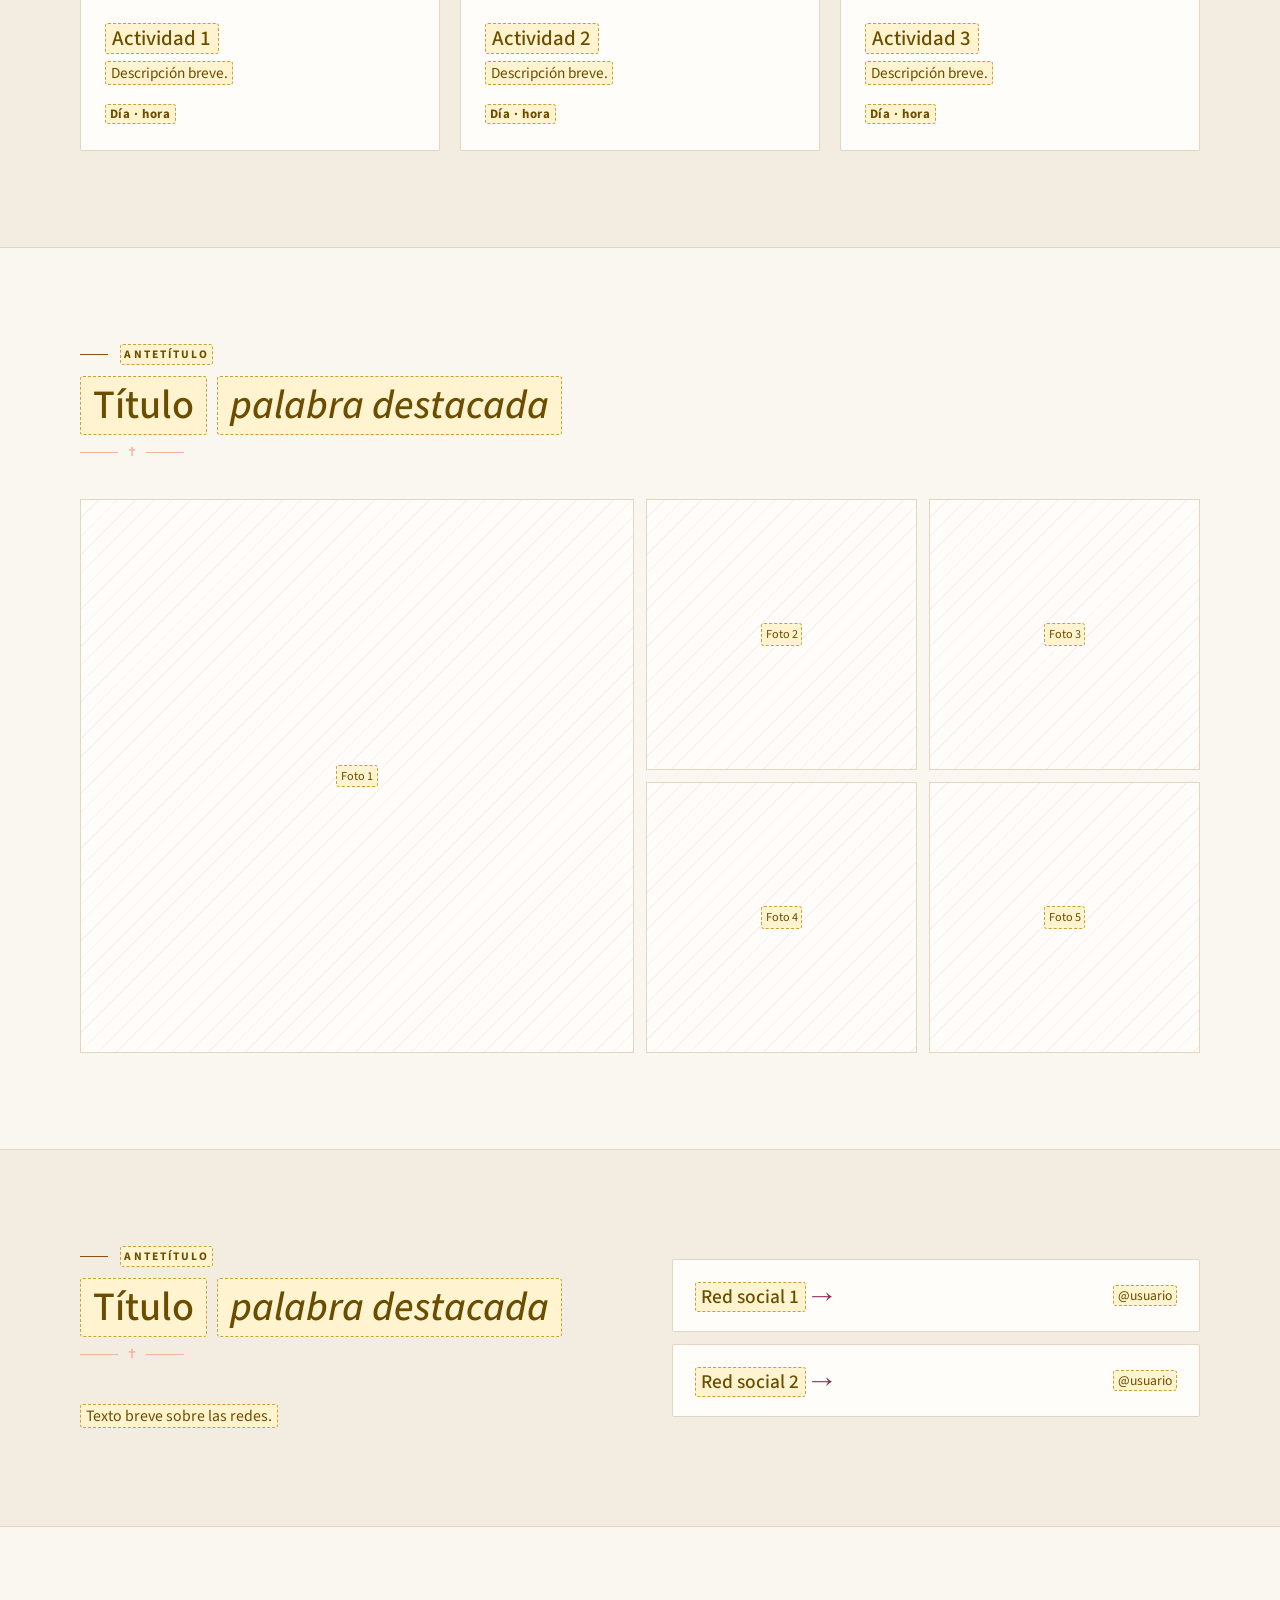
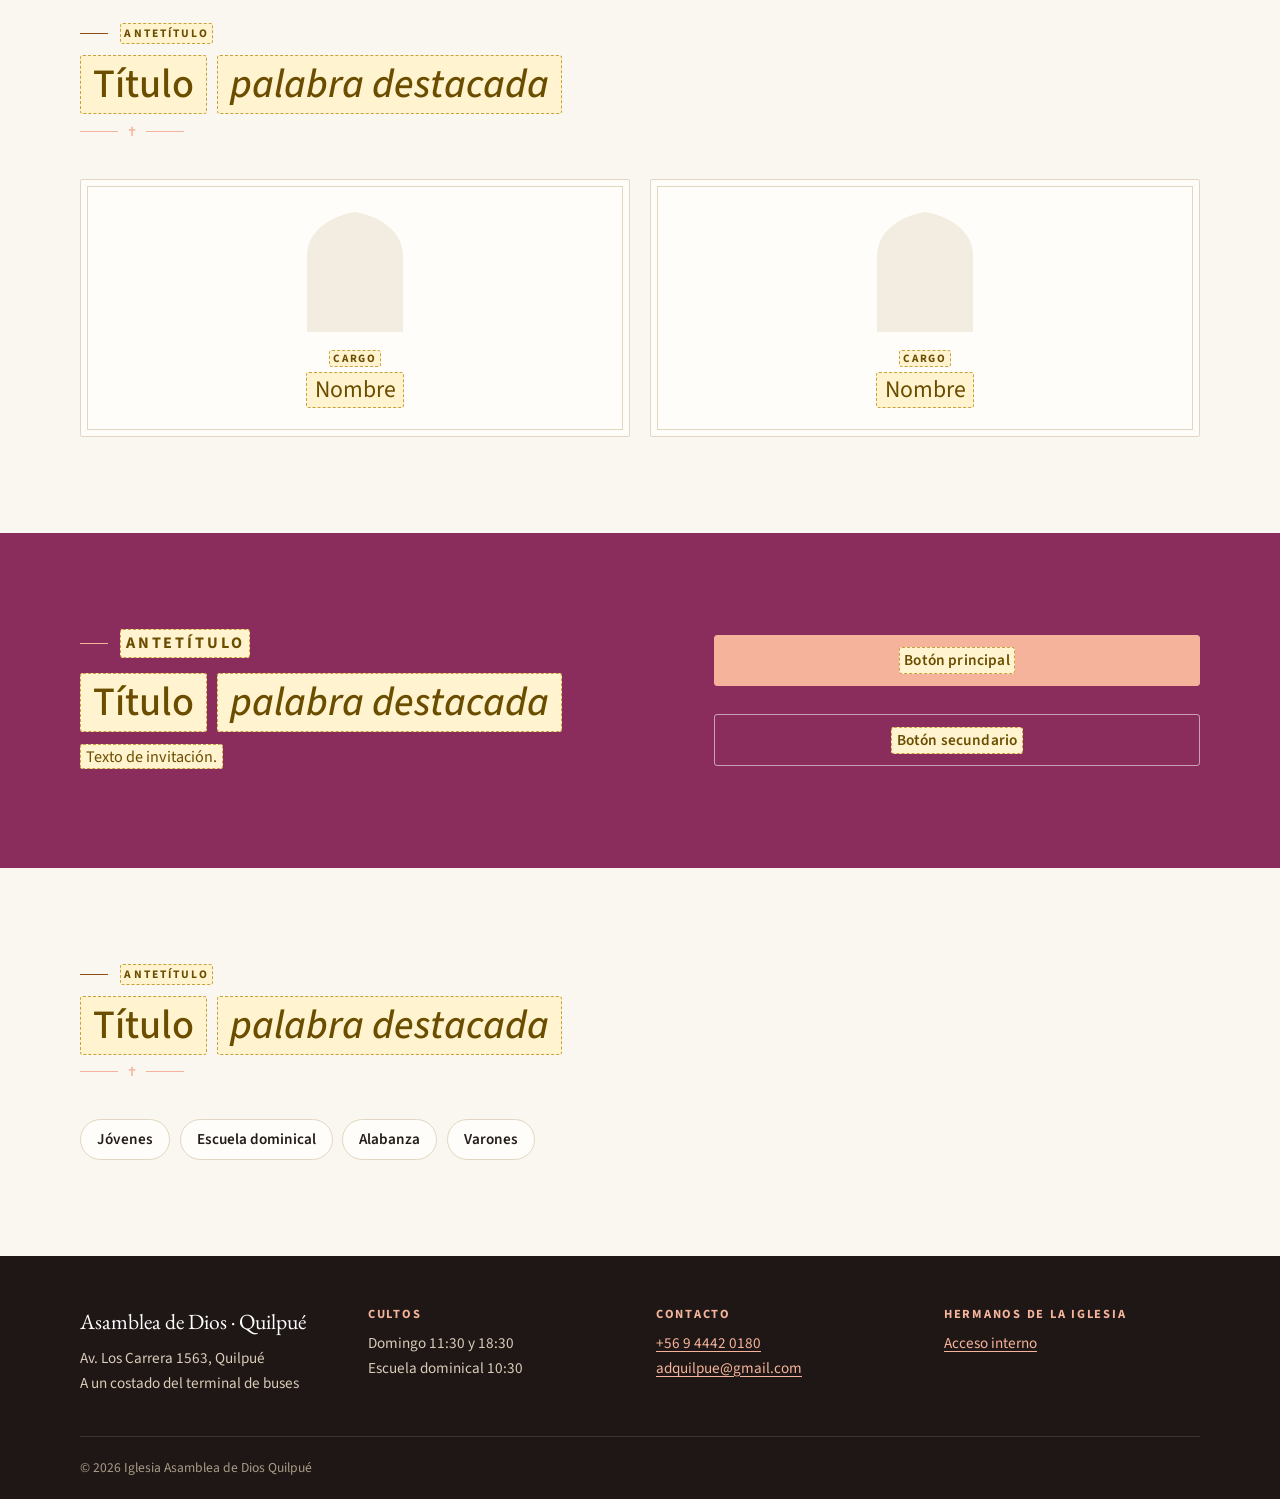
<file: ministerios/damas/index.html>
<!DOCTYPE html>
<html lang="es">
<head>
  <!-- Página de ministerio: es también la PLANTILLA para los demás (ver ministerios/README.md).
       Lo marcado con <mark class="tbd"> es contenido pendiente: reemplazarlo o quitar la sección. -->
  <meta charset="UTF-8">
  <meta name="viewport" content="width=device-width, initial-scale=1.0">
  <title>Damas · Asamblea de Dios Quilpué</title>
  <meta name="description" content="Descripción de la página para buscadores (pendiente).">
  <meta name="color-scheme" content="light">
  <meta name="theme-color" content="#8a2d5c">
  <meta property="og:title" content="Damas · Asamblea de Dios Quilpué">
  <meta property="og:description" content="Descripción para compartir en redes (pendiente).">
  <meta property="og:type" content="website">
  <meta property="og:url" content="https://adquilpue.cl/ministerios/damas/">
  <meta property="og:image" content="https://adquilpue.cl/templo.jpg">
  <link rel="icon" type="image/svg+xml" href="/favicon.svg">
  <link rel="preconnect" href="https://fonts.googleapis.com">
  <link rel="preconnect" href="https://fonts.gstatic.com" crossorigin>
  <link href="https://fonts.googleapis.com/css2?family=EB+Garamond:ital,wght@0,400;0,500;0,600;1,400&family=Source+Sans+3:wght@400;600;700&display=swap" rel="stylesheet">
  <link rel="stylesheet" href="/styles.css">
  <link rel="stylesheet" href="/ministerios/ministerio.css">
  <link rel="stylesheet" href="tema.css">
  <script src="/app.js" defer></script>
</head>
<body>
  <a class="skip" href="#contenido">Saltar al contenido</a>

  <div class="topbar">
    <div class="wrap topbar-inner">
      <p><span class="dot" aria-hidden="true"></span> <span id="proxima">Domingos 11:30 y 18:30</span></p>
      <p class="topbar-address">Los Carrera 1563, Quilpué</p>
    </div>
  </div>

  <header class="site-header">
    <div class="wrap header-inner">
      <a class="brand" href="/" aria-label="Asamblea de Dios Quilpué, inicio">
        <svg class="brand-mark" viewBox="0 0 40 48" aria-hidden="true">
          <path d="M2 48V20C2 9 11 2 20 0c9 2 18 9 18 20v28z" />
          <path class="cross" d="M18 12h4v8h8v4h-8v14h-4V24h-8v-4h8z" />
        </svg>
        <span class="brand-text">
          <span class="brand-name">Asamblea de Dios</span>
          <span class="brand-place">Quilpué</span>
        </span>
      </a>

      <button class="menu-toggle" type="button" aria-expanded="false" aria-controls="menu">
        <span class="menu-bars" aria-hidden="true"></span><span class="menu-label">Menú</span>
      </button>

      <nav id="menu" class="nav" aria-label="Principal">
        <a href="/#nosotros">Nosotros</a>
        <a href="/#horarios">Horarios</a>
        <a href="/#ministerios" aria-current="page">Ministerios</a>
        <a href="/#en-vivo">En vivo</a>
        <a href="/#contacto">Contacto</a>
        <a class="btn btn-small" href="/#visitanos">Visítanos</a>
      </nav>
    </div>
  </header>

  <main id="contenido">
    <!-- Portada del ministerio -->
    <section class="m-hero">
      <nav class="wrap crumbs" aria-label="Estás en">
        <ol>
          <li><a href="/">Inicio</a></li>
          <li><a href="/#ministerios">Ministerios</a></li>
          <li><span aria-current="page">Damas</span></li>
        </ol>
      </nav>
      <div class="wrap hero-inner">
        <div class="hero-text">
          <p class="kicker"><mark class="tbd">Antetítulo</mark></p>
          <h1>Damas</h1>
          <p class="verse"><mark class="tbd">«Versículo»</mark> <cite><mark class="tbd">Cita</mark></cite></p>
          <p class="lede"><mark class="tbd">Frase de presentación del ministerio (una o dos líneas).</mark></p>

          <dl class="hero-facts">
            <div><dt><mark class="tbd">Dato 1</mark></dt><dd><mark class="tbd">Valor</mark></dd></div>
            <div><dt><mark class="tbd">Dato 2</mark></dt><dd><mark class="tbd">Valor</mark></dd></div>
            <div><dt><mark class="tbd">Dato 3</mark></dt><dd><mark class="tbd">Valor</mark></dd></div>
          </dl>

          <p class="actions">
            <a class="btn" href="#redes"><mark class="tbd">Botón principal</mark></a>
            <a class="btn btn-ghost" href="#galeria"><mark class="tbd">Botón secundario</mark></a>
          </p>
        </div>

        <figure class="hero-photo">
          <div class="arch">
            <!-- Con foto: <img src="fotos/portada.jpg" width="1080" height="1350" alt="Describe la foto"> -->
            <span class="arch-empty" aria-hidden="true">D</span>
          </div>
          <figcaption><mark class="tbd">Pie de foto</mark></figcaption>
        </figure>
      </div>
    </section>

    <!-- Quiénes somos -->
    <section id="nosotros-ministerio" class="section">
      <div class="wrap about">
        <div class="about-text">
          <header class="section-head">
            <p class="kicker"><mark class="tbd">Antetítulo</mark></p>
            <h2><mark class="tbd">Título</mark> <em><mark class="tbd">palabra destacada</mark></em></h2>
          </header>
          <p><mark class="tbd">Párrafo: quiénes son, qué hacen, historia del grupo.</mark></p>
          <p><mark class="tbd">Párrafo: cómo integrarse.</mark></p>
        </div>

        <aside class="pastor-card" aria-label="Recuadro destacado">
          <p class="pastor-role"><mark class="tbd">Etiqueta</mark></p>
          <p class="pastor-name"><mark class="tbd">Dato destacado</mark></p>
          <p class="pastor-note"><mark class="tbd">Texto breve del recuadro.</mark></p>
        </aside>
      </div>
    </section>

    <!-- Actividades -->
    <section id="actividades" class="section section-tint">
      <div class="wrap">
        <header class="section-head">
          <p class="kicker"><mark class="tbd">Antetítulo</mark></p>
          <h2><mark class="tbd">Título</mark> <em><mark class="tbd">palabra destacada</mark></em></h2>
          <p class="section-lede"><mark class="tbd">Bajada de la sección.</mark></p>
        </header>

        <ul class="cards">
          <li class="card">
            <h3><mark class="tbd">Actividad 1</mark></h3>
            <p><mark class="tbd">Descripción breve.</mark></p>
            <p class="when"><mark class="tbd">Día · hora</mark></p>
          </li>
          <li class="card">
            <h3><mark class="tbd">Actividad 2</mark></h3>
            <p><mark class="tbd">Descripción breve.</mark></p>
            <p class="when"><mark class="tbd">Día · hora</mark></p>
          </li>
          <li class="card">
            <h3><mark class="tbd">Actividad 3</mark></h3>
            <p><mark class="tbd">Descripción breve.</mark></p>
            <p class="when"><mark class="tbd">Día · hora</mark></p>
          </li>
        </ul>
      </div>
    </section>

    <!-- Galería -->
    <section id="galeria" class="section">
      <div class="wrap">
        <header class="section-head">
          <p class="kicker"><mark class="tbd">Antetítulo</mark></p>
          <h2><mark class="tbd">Título</mark> <em><mark class="tbd">palabra destacada</mark></em></h2>
        </header>

        <!-- Cada foto: <li><a href="fotos/NOMBRE.jpg"><img src="fotos/NOMBRE-mini.jpg" width="600" height="600" loading="lazy" alt="Qué se ve"></a></li>
             La primera se muestra más grande. Ver ministerios/README.md (tamaños y peso). -->
        <ul class="gallery">
          <li><span class="photo-empty"><mark class="tbd">Foto 1</mark></span></li>
          <li><span class="photo-empty"><mark class="tbd">Foto 2</mark></span></li>
          <li><span class="photo-empty"><mark class="tbd">Foto 3</mark></span></li>
          <li><span class="photo-empty"><mark class="tbd">Foto 4</mark></span></li>
          <li><span class="photo-empty"><mark class="tbd">Foto 5</mark></span></li>
        </ul>
      </div>
    </section>

    <!-- Redes: dejar solo las que existan -->
    <section id="redes" class="section section-tint">
      <div class="wrap live">
        <div>
          <header class="section-head">
            <p class="kicker"><mark class="tbd">Antetítulo</mark></p>
            <h2><mark class="tbd">Título</mark> <em><mark class="tbd">palabra destacada</mark></em></h2>
          </header>
          <p><mark class="tbd">Texto breve sobre las redes.</mark></p>
        </div>
        <ul class="socials">
          <li><a class="social" href="#" data-tbd><span class="social-name"><mark class="tbd">Red social 1</mark></span><span class="social-note"><mark class="tbd">@usuario</mark></span></a></li>
          <li><a class="social" href="#" data-tbd><span class="social-name"><mark class="tbd">Red social 2</mark></span><span class="social-note"><mark class="tbd">@usuario</mark></span></a></li>
        </ul>
      </div>
    </section>

    <!-- Líderes -->
    <section id="lideres" class="section">
      <div class="wrap">
        <header class="section-head">
          <p class="kicker"><mark class="tbd">Antetítulo</mark></p>
          <h2><mark class="tbd">Título</mark> <em><mark class="tbd">palabra destacada</mark></em></h2>
        </header>
        <ul class="people">
          <li>
            <div class="pastor-card">
              <div class="person-photo" aria-hidden="true"><!-- <img src="fotos/persona.jpg" alt=""> --></div>
              <p class="pastor-role"><mark class="tbd">Cargo</mark></p>
              <p class="pastor-name"><mark class="tbd">Nombre</mark></p>
            </div>
          </li>
          <li>
            <div class="pastor-card">
              <div class="person-photo" aria-hidden="true"></div>
              <p class="pastor-role"><mark class="tbd">Cargo</mark></p>
              <p class="pastor-name"><mark class="tbd">Nombre</mark></p>
            </div>
          </li>
        </ul>
      </div>
    </section>

    <!-- Invitación -->
    <section class="section section-accent">
      <div class="wrap contact">
        <div>
          <p class="kicker"><mark class="tbd">Antetítulo</mark></p>
          <h2><mark class="tbd">Título</mark> <em><mark class="tbd">palabra destacada</mark></em></h2>
          <p><mark class="tbd">Texto de invitación.</mark></p>
        </div>
        <div class="contact-actions">
          <a class="btn btn-highlight" href="#" data-tbd><mark class="tbd">Botón principal</mark></a>
          <a class="btn btn-outline-light" href="#" data-tbd><mark class="tbd">Botón secundario</mark></a>
        </div>
      </div>
    </section>

    <!-- Otros ministerios -->
    <section class="section">
      <div class="wrap">
        <header class="section-head">
          <p class="kicker"><mark class="tbd">Antetítulo</mark></p>
          <h2><mark class="tbd">Título</mark> <em><mark class="tbd">palabra destacada</mark></em></h2>
        </header>
        <!-- Cuando un ministerio tenga su página, enlazarla aquí: /ministerios/NOMBRE/ -->
        <ul class="other-ministries">
          <li><a href="/ministerios/edcquilpue/">Jóvenes</a></li>
          <li><a href="/ministerios/escuela-dominical/">Escuela dominical</a></li>
          <li><a href="/ministerios/alabanza/">Alabanza</a></li>
          <li><a href="/ministerios/varones/">Varones</a></li>
        </ul>
      </div>
    </section>
  </main>

  <footer class="site-footer">
    <div class="wrap footer-grid">
      <div>
        <p class="footer-brand">Asamblea de Dios · Quilpué</p>
        <p>Av. Los Carrera 1563, Quilpué<br>A un costado del terminal de buses</p>
      </div>
      <div>
        <p class="footer-title">Cultos</p>
        <p>Domingo 11:30 y 18:30<br>Escuela dominical 10:30</p>
      </div>
      <div>
        <p class="footer-title">Contacto</p>
        <p><a href="https://wa.me/56944420180" target="_blank" rel="noopener">+56 9 4442 0180</a><br><a href="mailto:adquilpue@gmail.com">adquilpue@gmail.com</a></p>
      </div>
      <div>
        <p class="footer-title">Hermanos de la iglesia</p>
        <p><a href="https://adquilpue.jetro.cl">Acceso interno</a></p>
      </div>
    </div>
    <div class="wrap footer-bottom">
      <p>&copy; <span id="anio">2026</span> Iglesia Asamblea de Dios Quilpué</p>
    </div>
  </footer>
</body>
</html>
</file>
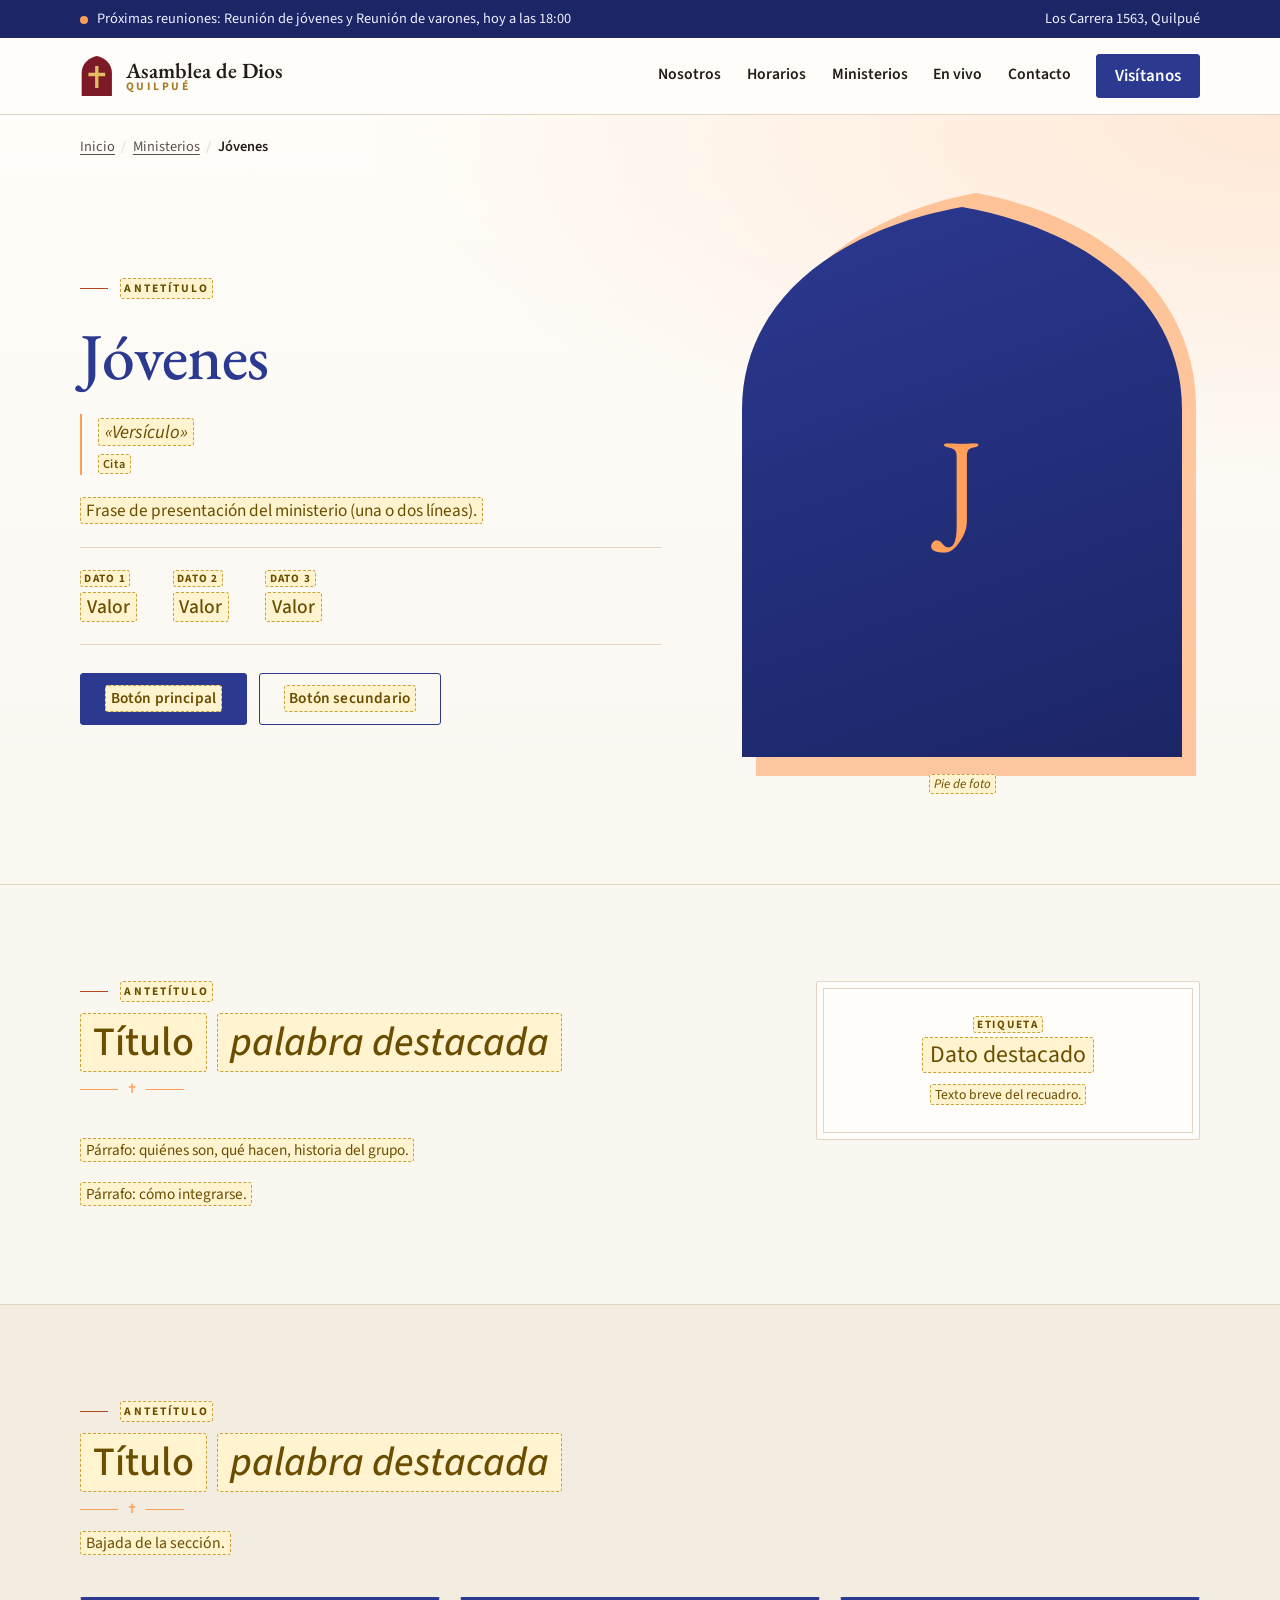
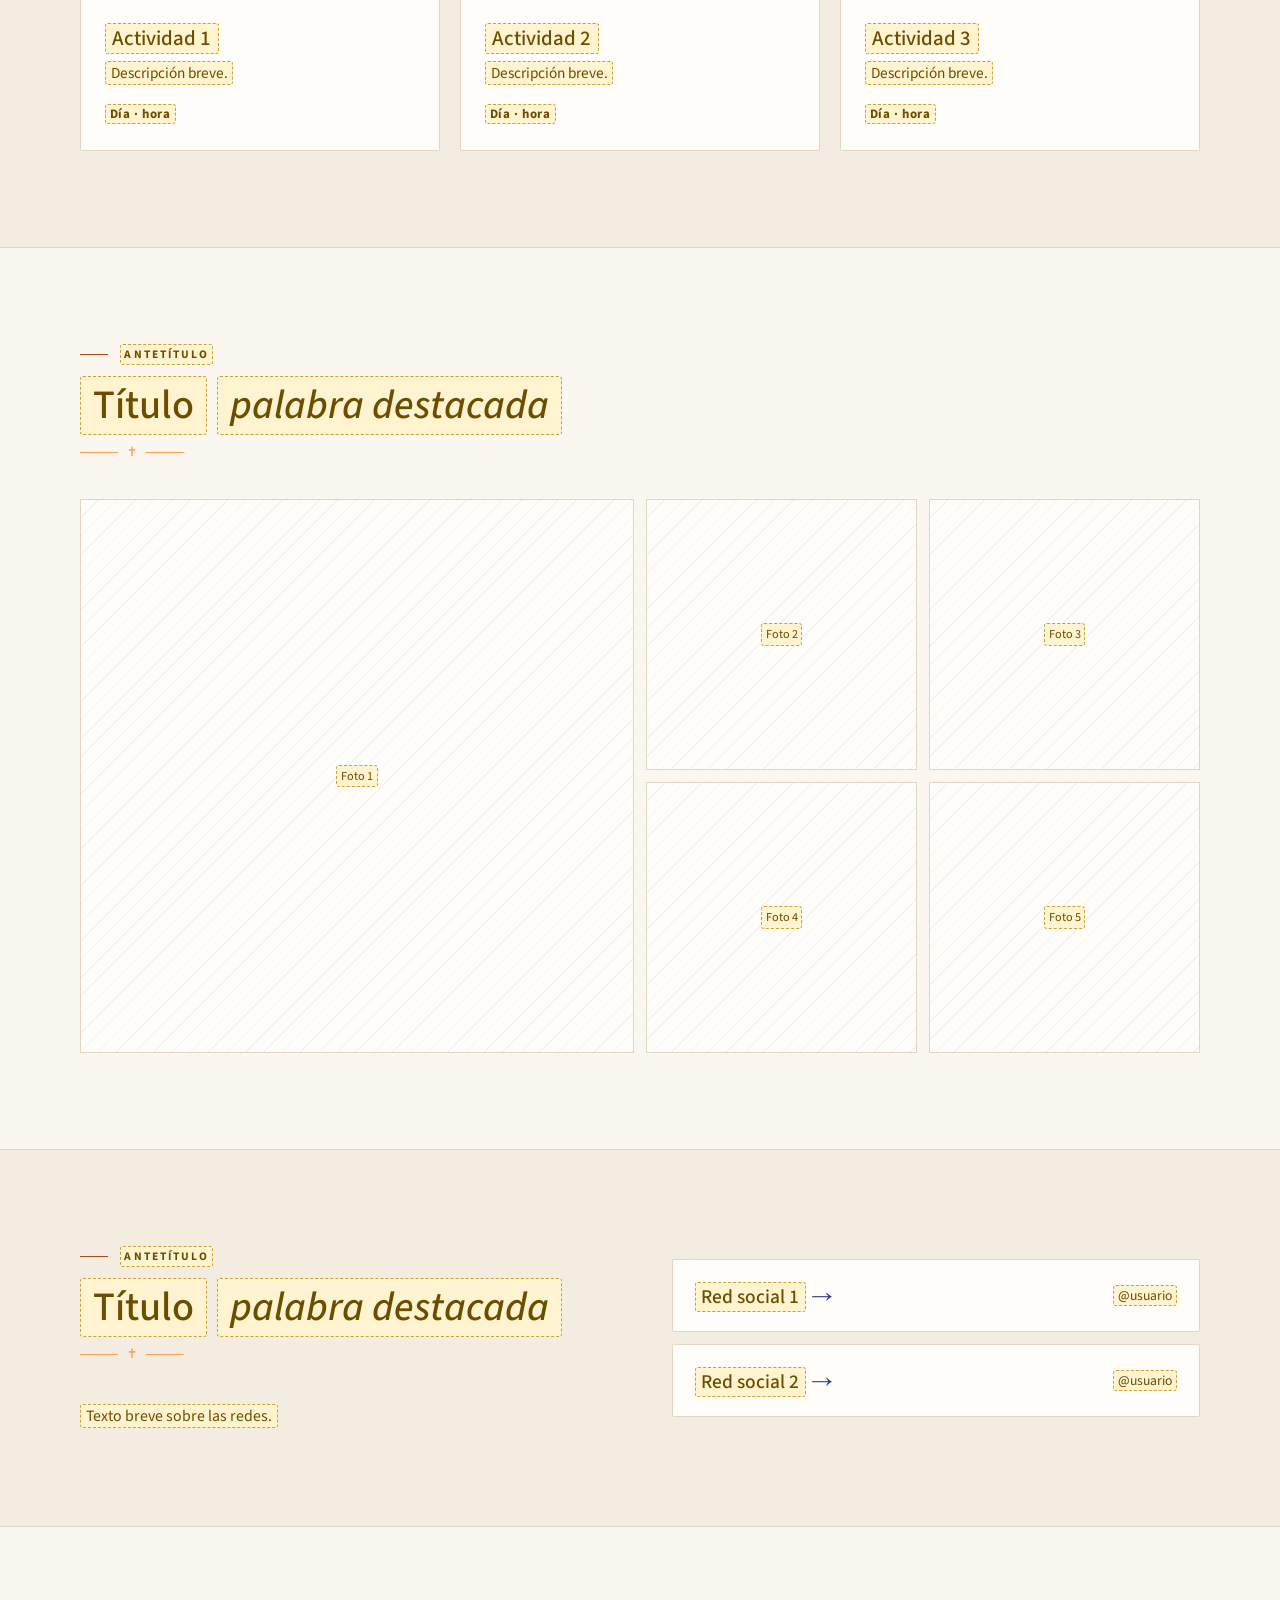
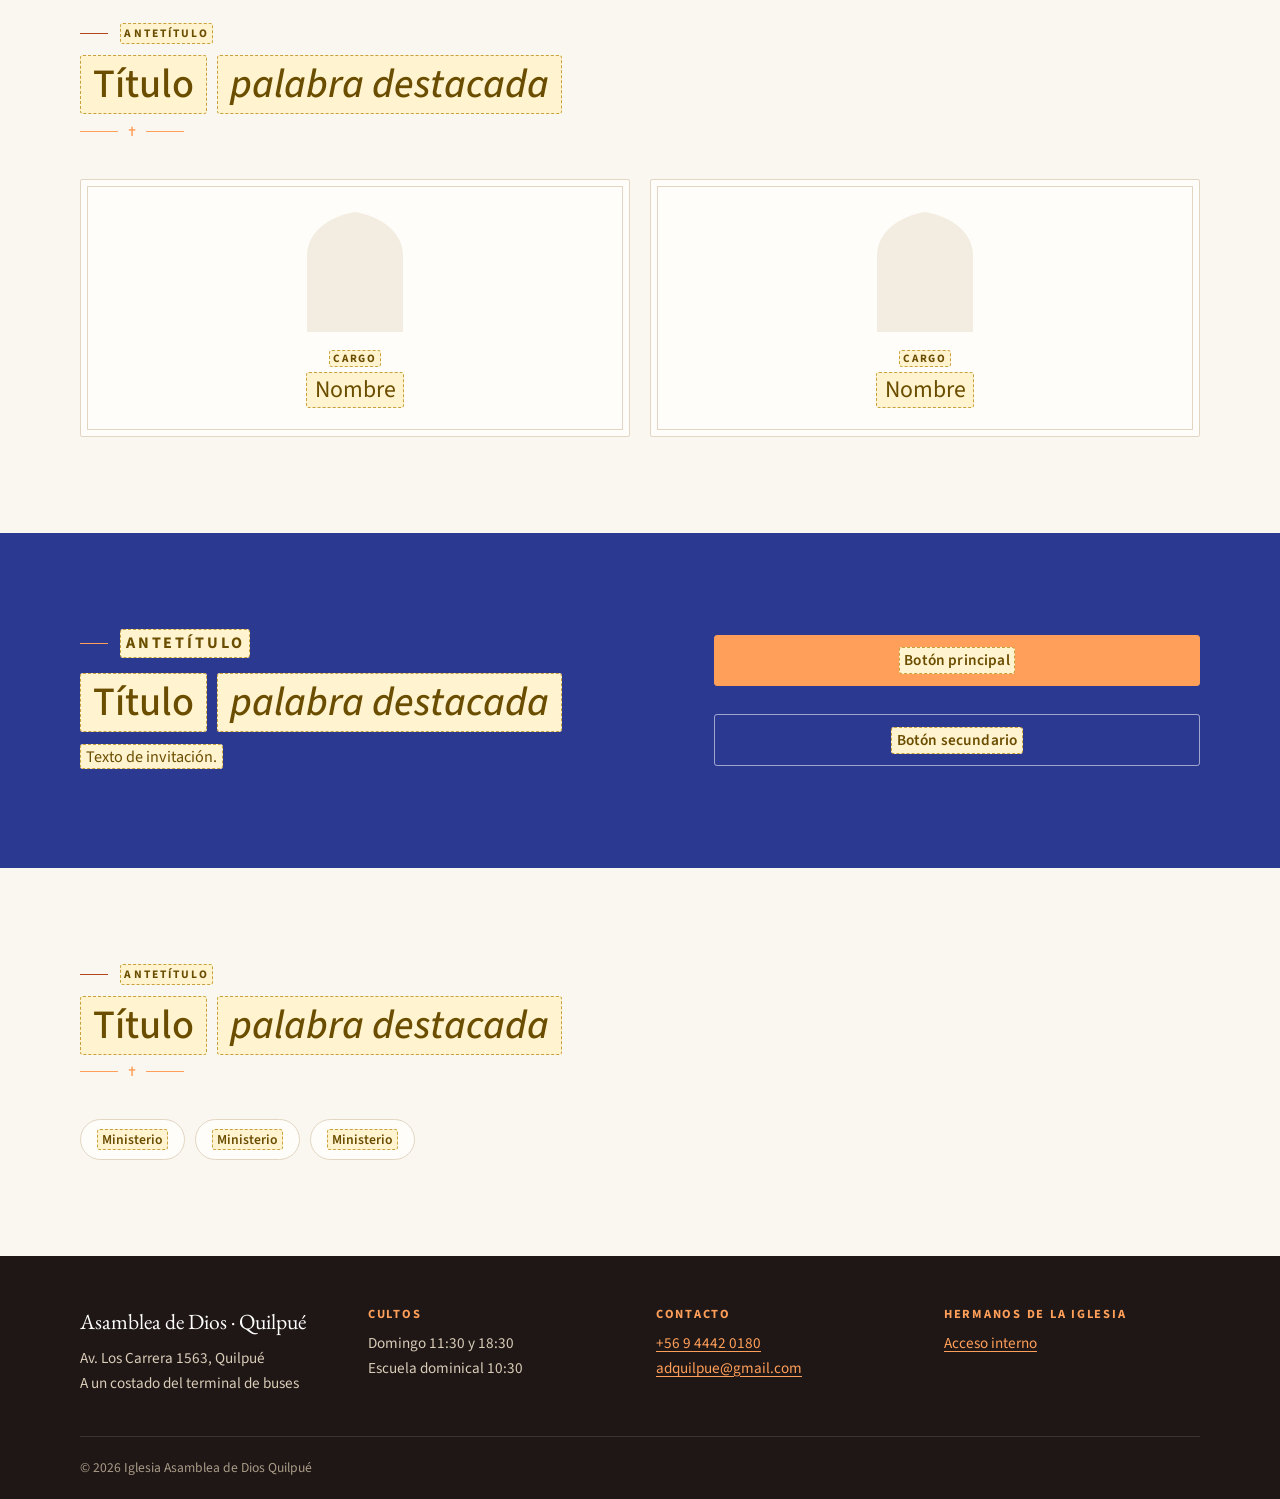
<file: ministerios/edcquilpue/index.html>
<!DOCTYPE html>
<html lang="es">
<head>
  <!-- Página de ministerio: es también la PLANTILLA para los demás (ver ministerios/README.md).
       Lo marcado con <mark class="tbd"> es contenido pendiente: reemplazarlo o quitar la sección. -->
  <meta charset="UTF-8">
  <meta name="viewport" content="width=device-width, initial-scale=1.0">
  <title>Jóvenes · Asamblea de Dios Quilpué</title>
  <meta name="description" content="Descripción de la página para buscadores (pendiente).">
  <meta name="color-scheme" content="light">
  <meta name="theme-color" content="#2b3990">
  <meta property="og:title" content="Jóvenes · Asamblea de Dios Quilpué">
  <meta property="og:description" content="Descripción para compartir en redes (pendiente).">
  <meta property="og:type" content="website">
  <meta property="og:url" content="https://adquilpue.cl/ministerios/edcquilpue/">
  <meta property="og:image" content="https://adquilpue.cl/templo.jpg">
  <link rel="icon" type="image/svg+xml" href="/favicon.svg">
  <link rel="preconnect" href="https://fonts.googleapis.com">
  <link rel="preconnect" href="https://fonts.gstatic.com" crossorigin>
  <link href="https://fonts.googleapis.com/css2?family=EB+Garamond:ital,wght@0,400;0,500;0,600;1,400&family=Source+Sans+3:wght@400;600;700&display=swap" rel="stylesheet">
  <link rel="stylesheet" href="/styles.css">
  <link rel="stylesheet" href="/ministerios/ministerio.css">
  <link rel="stylesheet" href="tema.css">
  <script src="/app.js" defer></script>
</head>
<body>
  <a class="skip" href="#contenido">Saltar al contenido</a>

  <div class="topbar">
    <div class="wrap topbar-inner">
      <p><span class="dot" aria-hidden="true"></span> <span id="proxima">Domingos 11:30 y 18:30</span></p>
      <p class="topbar-address">Los Carrera 1563, Quilpué</p>
    </div>
  </div>

  <header class="site-header">
    <div class="wrap header-inner">
      <a class="brand" href="/" aria-label="Asamblea de Dios Quilpué, inicio">
        <svg class="brand-mark" viewBox="0 0 40 48" aria-hidden="true">
          <path d="M2 48V20C2 9 11 2 20 0c9 2 18 9 18 20v28z" />
          <path class="cross" d="M18 12h4v8h8v4h-8v14h-4V24h-8v-4h8z" />
        </svg>
        <span class="brand-text">
          <span class="brand-name">Asamblea de Dios</span>
          <span class="brand-place">Quilpué</span>
        </span>
      </a>

      <button class="menu-toggle" type="button" aria-expanded="false" aria-controls="menu">
        <span class="menu-bars" aria-hidden="true"></span><span class="menu-label">Menú</span>
      </button>

      <nav id="menu" class="nav" aria-label="Principal">
        <a href="/#nosotros">Nosotros</a>
        <a href="/#horarios">Horarios</a>
        <a href="/#ministerios" aria-current="page">Ministerios</a>
        <a href="/#en-vivo">En vivo</a>
        <a href="/#contacto">Contacto</a>
        <a class="btn btn-small" href="/#visitanos">Visítanos</a>
      </nav>
    </div>
  </header>

  <main id="contenido">
    <!-- Portada del ministerio -->
    <section class="m-hero">
      <nav class="wrap crumbs" aria-label="Estás en">
        <ol>
          <li><a href="/">Inicio</a></li>
          <li><a href="/#ministerios">Ministerios</a></li>
          <li><span aria-current="page">Jóvenes</span></li>
        </ol>
      </nav>
      <div class="wrap hero-inner">
        <div class="hero-text">
          <p class="kicker"><mark class="tbd">Antetítulo</mark></p>
          <h1>Jóvenes</h1>
          <p class="verse"><mark class="tbd">«Versículo»</mark> <cite><mark class="tbd">Cita</mark></cite></p>
          <p class="lede"><mark class="tbd">Frase de presentación del ministerio (una o dos líneas).</mark></p>

          <dl class="hero-facts">
            <div><dt><mark class="tbd">Dato 1</mark></dt><dd><mark class="tbd">Valor</mark></dd></div>
            <div><dt><mark class="tbd">Dato 2</mark></dt><dd><mark class="tbd">Valor</mark></dd></div>
            <div><dt><mark class="tbd">Dato 3</mark></dt><dd><mark class="tbd">Valor</mark></dd></div>
          </dl>

          <p class="actions">
            <a class="btn" href="#redes"><mark class="tbd">Botón principal</mark></a>
            <a class="btn btn-ghost" href="#galeria"><mark class="tbd">Botón secundario</mark></a>
          </p>
        </div>

        <figure class="hero-photo">
          <div class="arch">
            <!-- Con foto: <img src="fotos/portada.jpg" width="1080" height="1350" alt="Describe la foto"> -->
            <span class="arch-empty" aria-hidden="true">J</span>
          </div>
          <figcaption><mark class="tbd">Pie de foto</mark></figcaption>
        </figure>
      </div>
    </section>

    <!-- Quiénes somos -->
    <section id="nosotros-jovenes" class="section">
      <div class="wrap about">
        <div class="about-text">
          <header class="section-head">
            <p class="kicker"><mark class="tbd">Antetítulo</mark></p>
            <h2><mark class="tbd">Título</mark> <em><mark class="tbd">palabra destacada</mark></em></h2>
          </header>
          <p><mark class="tbd">Párrafo: quiénes son, qué hacen, historia del grupo.</mark></p>
          <p><mark class="tbd">Párrafo: cómo integrarse.</mark></p>
        </div>

        <aside class="pastor-card" aria-label="Recuadro destacado">
          <p class="pastor-role"><mark class="tbd">Etiqueta</mark></p>
          <p class="pastor-name"><mark class="tbd">Dato destacado</mark></p>
          <p class="pastor-note"><mark class="tbd">Texto breve del recuadro.</mark></p>
        </aside>
      </div>
    </section>

    <!-- Actividades -->
    <section id="actividades" class="section section-tint">
      <div class="wrap">
        <header class="section-head">
          <p class="kicker"><mark class="tbd">Antetítulo</mark></p>
          <h2><mark class="tbd">Título</mark> <em><mark class="tbd">palabra destacada</mark></em></h2>
          <p class="section-lede"><mark class="tbd">Bajada de la sección.</mark></p>
        </header>

        <ul class="cards">
          <li class="card">
            <h3><mark class="tbd">Actividad 1</mark></h3>
            <p><mark class="tbd">Descripción breve.</mark></p>
            <p class="when"><mark class="tbd">Día · hora</mark></p>
          </li>
          <li class="card">
            <h3><mark class="tbd">Actividad 2</mark></h3>
            <p><mark class="tbd">Descripción breve.</mark></p>
            <p class="when"><mark class="tbd">Día · hora</mark></p>
          </li>
          <li class="card">
            <h3><mark class="tbd">Actividad 3</mark></h3>
            <p><mark class="tbd">Descripción breve.</mark></p>
            <p class="when"><mark class="tbd">Día · hora</mark></p>
          </li>
        </ul>
      </div>
    </section>

    <!-- Galería -->
    <section id="galeria" class="section">
      <div class="wrap">
        <header class="section-head">
          <p class="kicker"><mark class="tbd">Antetítulo</mark></p>
          <h2><mark class="tbd">Título</mark> <em><mark class="tbd">palabra destacada</mark></em></h2>
        </header>

        <!-- Cada foto: <li><a href="fotos/NOMBRE.jpg"><img src="fotos/NOMBRE-mini.jpg" width="600" height="600" loading="lazy" alt="Qué se ve"></a></li>
             La primera se muestra más grande. Ver ministerios/README.md (tamaños y peso). -->
        <ul class="gallery">
          <li><span class="photo-empty"><mark class="tbd">Foto 1</mark></span></li>
          <li><span class="photo-empty"><mark class="tbd">Foto 2</mark></span></li>
          <li><span class="photo-empty"><mark class="tbd">Foto 3</mark></span></li>
          <li><span class="photo-empty"><mark class="tbd">Foto 4</mark></span></li>
          <li><span class="photo-empty"><mark class="tbd">Foto 5</mark></span></li>
        </ul>
      </div>
    </section>

    <!-- Redes: dejar solo las que existan -->
    <section id="redes" class="section section-tint">
      <div class="wrap live">
        <div>
          <header class="section-head">
            <p class="kicker"><mark class="tbd">Antetítulo</mark></p>
            <h2><mark class="tbd">Título</mark> <em><mark class="tbd">palabra destacada</mark></em></h2>
          </header>
          <p><mark class="tbd">Texto breve sobre las redes.</mark></p>
        </div>
        <ul class="socials">
          <li><a class="social" href="#" data-tbd><span class="social-name"><mark class="tbd">Red social 1</mark></span><span class="social-note"><mark class="tbd">@usuario</mark></span></a></li>
          <li><a class="social" href="#" data-tbd><span class="social-name"><mark class="tbd">Red social 2</mark></span><span class="social-note"><mark class="tbd">@usuario</mark></span></a></li>
        </ul>
      </div>
    </section>

    <!-- Líderes -->
    <section id="lideres" class="section">
      <div class="wrap">
        <header class="section-head">
          <p class="kicker"><mark class="tbd">Antetítulo</mark></p>
          <h2><mark class="tbd">Título</mark> <em><mark class="tbd">palabra destacada</mark></em></h2>
        </header>
        <ul class="people">
          <li>
            <div class="pastor-card">
              <div class="person-photo" aria-hidden="true"><!-- <img src="fotos/persona.jpg" alt=""> --></div>
              <p class="pastor-role"><mark class="tbd">Cargo</mark></p>
              <p class="pastor-name"><mark class="tbd">Nombre</mark></p>
            </div>
          </li>
          <li>
            <div class="pastor-card">
              <div class="person-photo" aria-hidden="true"></div>
              <p class="pastor-role"><mark class="tbd">Cargo</mark></p>
              <p class="pastor-name"><mark class="tbd">Nombre</mark></p>
            </div>
          </li>
        </ul>
      </div>
    </section>

    <!-- Invitación -->
    <section class="section section-accent">
      <div class="wrap contact">
        <div>
          <p class="kicker"><mark class="tbd">Antetítulo</mark></p>
          <h2><mark class="tbd">Título</mark> <em><mark class="tbd">palabra destacada</mark></em></h2>
          <p><mark class="tbd">Texto de invitación.</mark></p>
        </div>
        <div class="contact-actions">
          <a class="btn btn-highlight" href="#" data-tbd><mark class="tbd">Botón principal</mark></a>
          <a class="btn btn-outline-light" href="#" data-tbd><mark class="tbd">Botón secundario</mark></a>
        </div>
      </div>
    </section>

    <!-- Otros ministerios -->
    <section class="section">
      <div class="wrap">
        <header class="section-head">
          <p class="kicker"><mark class="tbd">Antetítulo</mark></p>
          <h2><mark class="tbd">Título</mark> <em><mark class="tbd">palabra destacada</mark></em></h2>
        </header>
        <!-- Cuando un ministerio tenga su página, enlazarla aquí: /ministerios/NOMBRE/ -->
        <ul class="other-ministries">
          <li><a href="/#ministerios"><mark class="tbd">Ministerio</mark></a></li>
          <li><a href="/#ministerios"><mark class="tbd">Ministerio</mark></a></li>
          <li><a href="/#ministerios"><mark class="tbd">Ministerio</mark></a></li>
        </ul>
      </div>
    </section>
  </main>

  <footer class="site-footer">
    <div class="wrap footer-grid">
      <div>
        <p class="footer-brand">Asamblea de Dios · Quilpué</p>
        <p>Av. Los Carrera 1563, Quilpué<br>A un costado del terminal de buses</p>
      </div>
      <div>
        <p class="footer-title">Cultos</p>
        <p>Domingo 11:30 y 18:30<br>Escuela dominical 10:30</p>
      </div>
      <div>
        <p class="footer-title">Contacto</p>
        <p><a href="https://wa.me/56944420180" target="_blank" rel="noopener">+56 9 4442 0180</a><br><a href="mailto:adquilpue@gmail.com">adquilpue@gmail.com</a></p>
      </div>
      <div>
        <p class="footer-title">Hermanos de la iglesia</p>
        <p><a href="https://adquilpue.jetro.cl">Acceso interno</a></p>
      </div>
    </div>
    <div class="wrap footer-bottom">
      <p>&copy; <span id="anio">2026</span> Iglesia Asamblea de Dios Quilpué</p>
    </div>
  </footer>
</body>
</html>
</file>
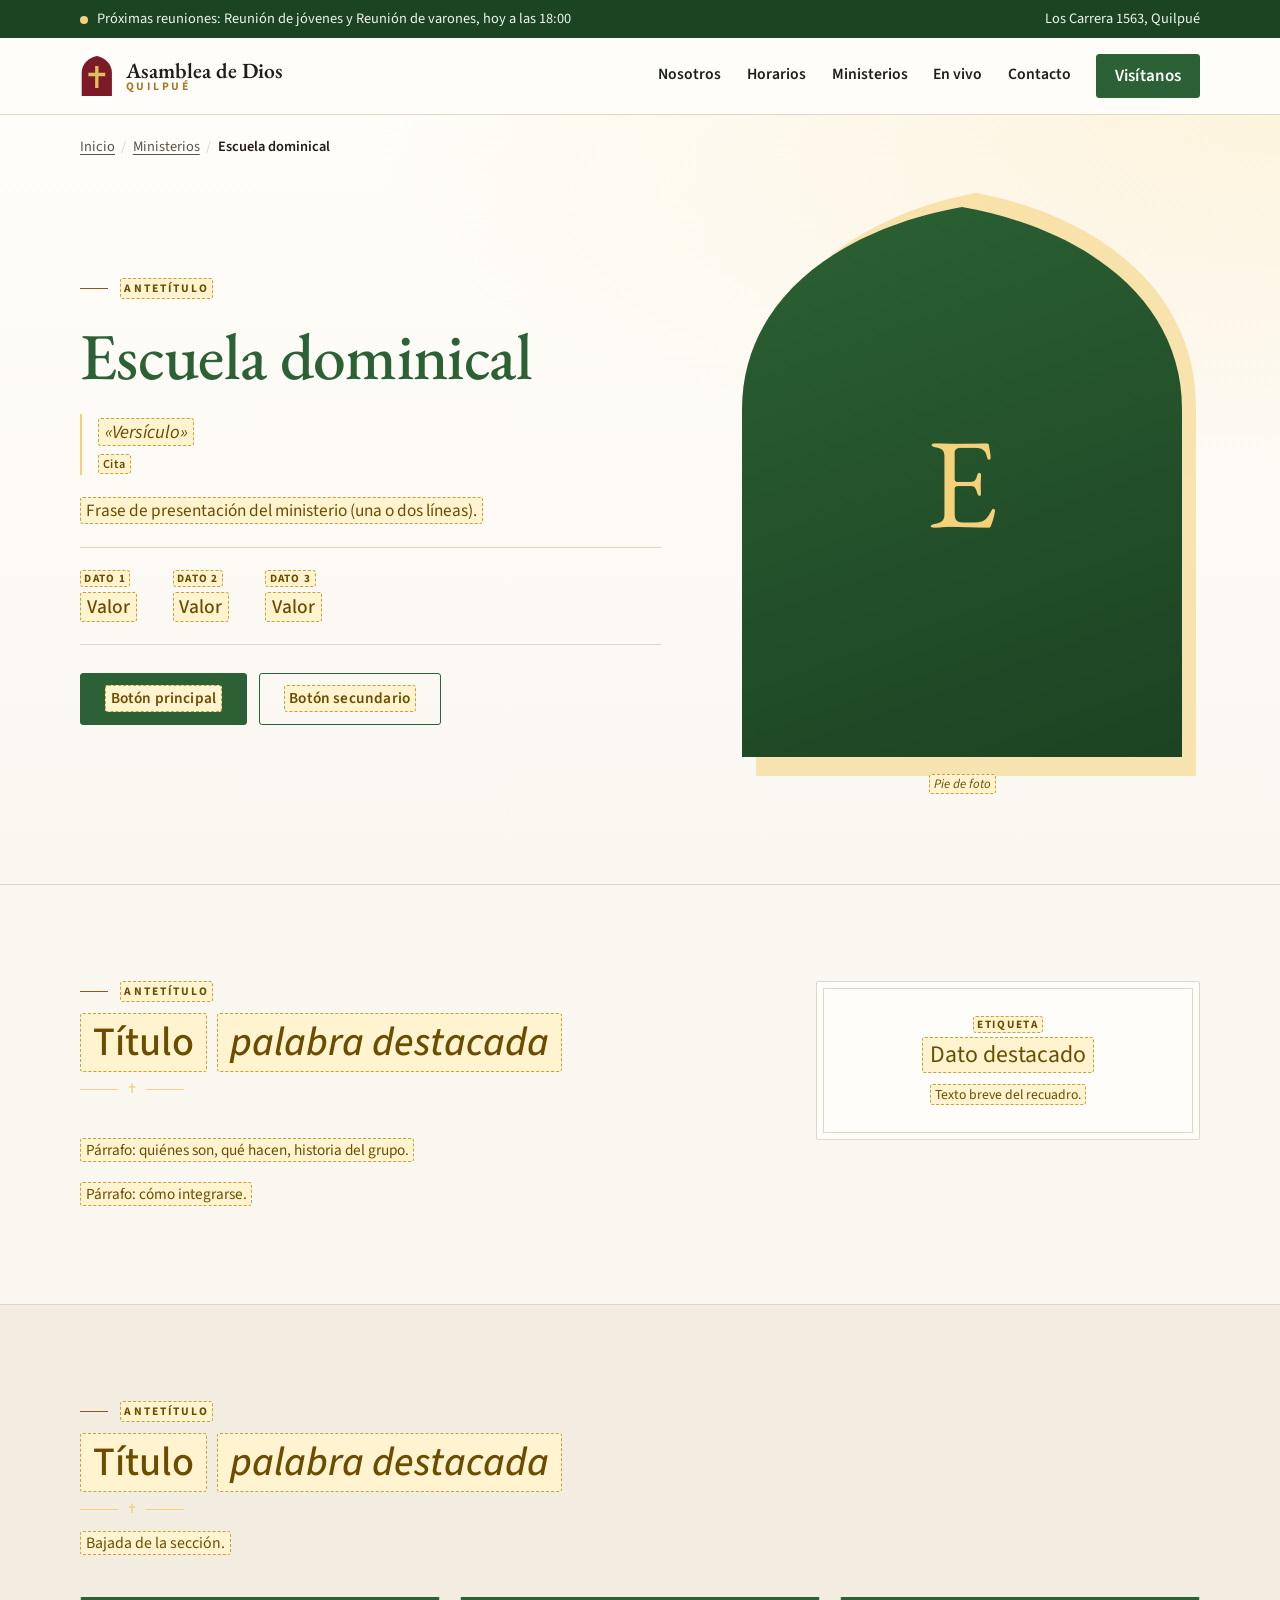
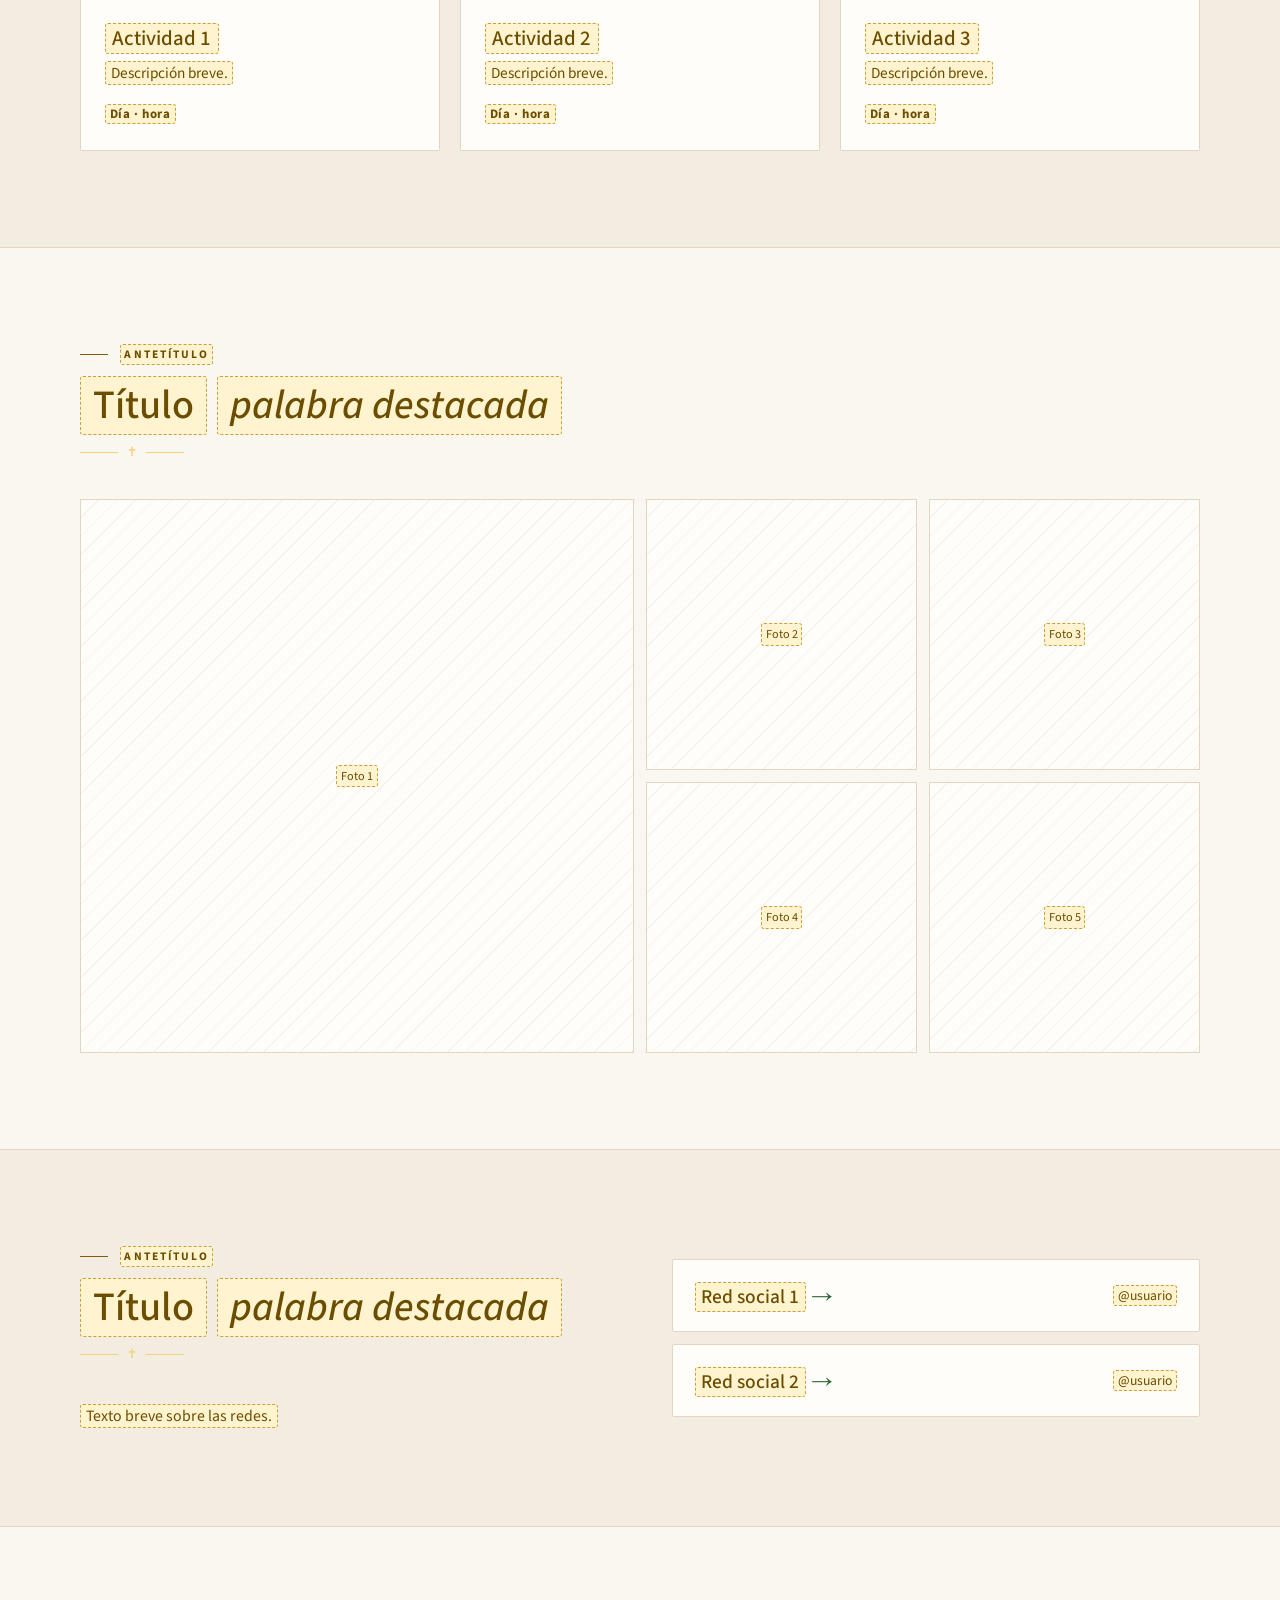
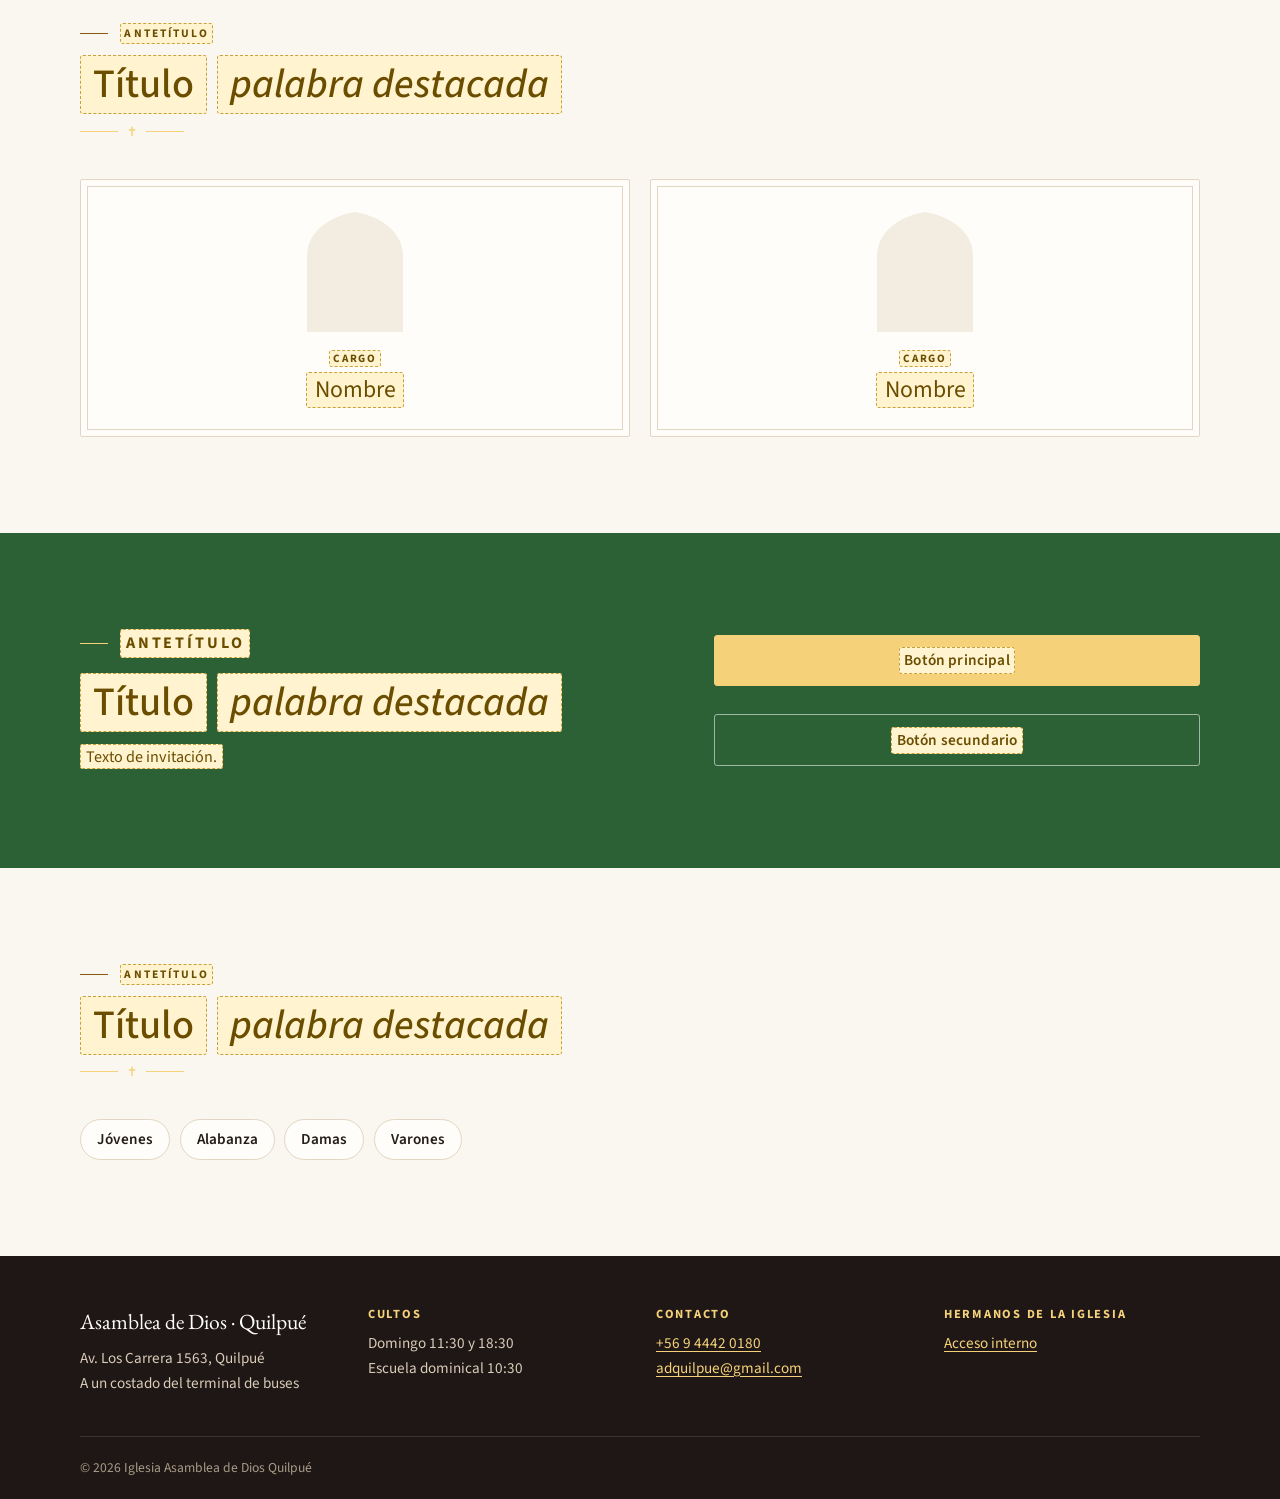
<file: ministerios/escuela-dominical/index.html>
<!DOCTYPE html>
<html lang="es">
<head>
  <!-- Página de ministerio: es también la PLANTILLA para los demás (ver ministerios/README.md).
       Lo marcado con <mark class="tbd"> es contenido pendiente: reemplazarlo o quitar la sección. -->
  <meta charset="UTF-8">
  <meta name="viewport" content="width=device-width, initial-scale=1.0">
  <title>Escuela dominical · Asamblea de Dios Quilpué</title>
  <meta name="description" content="Descripción de la página para buscadores (pendiente).">
  <meta name="color-scheme" content="light">
  <meta name="theme-color" content="#2b6134">
  <meta property="og:title" content="Escuela dominical · Asamblea de Dios Quilpué">
  <meta property="og:description" content="Descripción para compartir en redes (pendiente).">
  <meta property="og:type" content="website">
  <meta property="og:url" content="https://adquilpue.cl/ministerios/escuela-dominical/">
  <meta property="og:image" content="https://adquilpue.cl/templo.jpg">
  <link rel="icon" type="image/svg+xml" href="/favicon.svg">
  <link rel="preconnect" href="https://fonts.googleapis.com">
  <link rel="preconnect" href="https://fonts.gstatic.com" crossorigin>
  <link href="https://fonts.googleapis.com/css2?family=EB+Garamond:ital,wght@0,400;0,500;0,600;1,400&family=Source+Sans+3:wght@400;600;700&display=swap" rel="stylesheet">
  <link rel="stylesheet" href="/styles.css">
  <link rel="stylesheet" href="/ministerios/ministerio.css">
  <link rel="stylesheet" href="tema.css">
  <script src="/app.js" defer></script>
</head>
<body>
  <a class="skip" href="#contenido">Saltar al contenido</a>

  <div class="topbar">
    <div class="wrap topbar-inner">
      <p><span class="dot" aria-hidden="true"></span> <span id="proxima">Domingos 11:30 y 18:30</span></p>
      <p class="topbar-address">Los Carrera 1563, Quilpué</p>
    </div>
  </div>

  <header class="site-header">
    <div class="wrap header-inner">
      <a class="brand" href="/" aria-label="Asamblea de Dios Quilpué, inicio">
        <svg class="brand-mark" viewBox="0 0 40 48" aria-hidden="true">
          <path d="M2 48V20C2 9 11 2 20 0c9 2 18 9 18 20v28z" />
          <path class="cross" d="M18 12h4v8h8v4h-8v14h-4V24h-8v-4h8z" />
        </svg>
        <span class="brand-text">
          <span class="brand-name">Asamblea de Dios</span>
          <span class="brand-place">Quilpué</span>
        </span>
      </a>

      <button class="menu-toggle" type="button" aria-expanded="false" aria-controls="menu">
        <span class="menu-bars" aria-hidden="true"></span><span class="menu-label">Menú</span>
      </button>

      <nav id="menu" class="nav" aria-label="Principal">
        <a href="/#nosotros">Nosotros</a>
        <a href="/#horarios">Horarios</a>
        <a href="/#ministerios" aria-current="page">Ministerios</a>
        <a href="/#en-vivo">En vivo</a>
        <a href="/#contacto">Contacto</a>
        <a class="btn btn-small" href="/#visitanos">Visítanos</a>
      </nav>
    </div>
  </header>

  <main id="contenido">
    <!-- Portada del ministerio -->
    <section class="m-hero">
      <nav class="wrap crumbs" aria-label="Estás en">
        <ol>
          <li><a href="/">Inicio</a></li>
          <li><a href="/#ministerios">Ministerios</a></li>
          <li><span aria-current="page">Escuela dominical</span></li>
        </ol>
      </nav>
      <div class="wrap hero-inner">
        <div class="hero-text">
          <p class="kicker"><mark class="tbd">Antetítulo</mark></p>
          <h1>Escuela dominical</h1>
          <p class="verse"><mark class="tbd">«Versículo»</mark> <cite><mark class="tbd">Cita</mark></cite></p>
          <p class="lede"><mark class="tbd">Frase de presentación del ministerio (una o dos líneas).</mark></p>

          <dl class="hero-facts">
            <div><dt><mark class="tbd">Dato 1</mark></dt><dd><mark class="tbd">Valor</mark></dd></div>
            <div><dt><mark class="tbd">Dato 2</mark></dt><dd><mark class="tbd">Valor</mark></dd></div>
            <div><dt><mark class="tbd">Dato 3</mark></dt><dd><mark class="tbd">Valor</mark></dd></div>
          </dl>

          <p class="actions">
            <a class="btn" href="#redes"><mark class="tbd">Botón principal</mark></a>
            <a class="btn btn-ghost" href="#galeria"><mark class="tbd">Botón secundario</mark></a>
          </p>
        </div>

        <figure class="hero-photo">
          <div class="arch">
            <!-- Con foto: <img src="fotos/portada.jpg" width="1080" height="1350" alt="Describe la foto"> -->
            <span class="arch-empty" aria-hidden="true">E</span>
          </div>
          <figcaption><mark class="tbd">Pie de foto</mark></figcaption>
        </figure>
      </div>
    </section>

    <!-- Quiénes somos -->
    <section id="nosotros-ministerio" class="section">
      <div class="wrap about">
        <div class="about-text">
          <header class="section-head">
            <p class="kicker"><mark class="tbd">Antetítulo</mark></p>
            <h2><mark class="tbd">Título</mark> <em><mark class="tbd">palabra destacada</mark></em></h2>
          </header>
          <p><mark class="tbd">Párrafo: quiénes son, qué hacen, historia del grupo.</mark></p>
          <p><mark class="tbd">Párrafo: cómo integrarse.</mark></p>
        </div>

        <aside class="pastor-card" aria-label="Recuadro destacado">
          <p class="pastor-role"><mark class="tbd">Etiqueta</mark></p>
          <p class="pastor-name"><mark class="tbd">Dato destacado</mark></p>
          <p class="pastor-note"><mark class="tbd">Texto breve del recuadro.</mark></p>
        </aside>
      </div>
    </section>

    <!-- Actividades -->
    <section id="actividades" class="section section-tint">
      <div class="wrap">
        <header class="section-head">
          <p class="kicker"><mark class="tbd">Antetítulo</mark></p>
          <h2><mark class="tbd">Título</mark> <em><mark class="tbd">palabra destacada</mark></em></h2>
          <p class="section-lede"><mark class="tbd">Bajada de la sección.</mark></p>
        </header>

        <ul class="cards">
          <li class="card">
            <h3><mark class="tbd">Actividad 1</mark></h3>
            <p><mark class="tbd">Descripción breve.</mark></p>
            <p class="when"><mark class="tbd">Día · hora</mark></p>
          </li>
          <li class="card">
            <h3><mark class="tbd">Actividad 2</mark></h3>
            <p><mark class="tbd">Descripción breve.</mark></p>
            <p class="when"><mark class="tbd">Día · hora</mark></p>
          </li>
          <li class="card">
            <h3><mark class="tbd">Actividad 3</mark></h3>
            <p><mark class="tbd">Descripción breve.</mark></p>
            <p class="when"><mark class="tbd">Día · hora</mark></p>
          </li>
        </ul>
      </div>
    </section>

    <!-- Galería -->
    <section id="galeria" class="section">
      <div class="wrap">
        <header class="section-head">
          <p class="kicker"><mark class="tbd">Antetítulo</mark></p>
          <h2><mark class="tbd">Título</mark> <em><mark class="tbd">palabra destacada</mark></em></h2>
        </header>

        <!-- Cada foto: <li><a href="fotos/NOMBRE.jpg"><img src="fotos/NOMBRE-mini.jpg" width="600" height="600" loading="lazy" alt="Qué se ve"></a></li>
             La primera se muestra más grande. Ver ministerios/README.md (tamaños y peso). -->
        <ul class="gallery">
          <li><span class="photo-empty"><mark class="tbd">Foto 1</mark></span></li>
          <li><span class="photo-empty"><mark class="tbd">Foto 2</mark></span></li>
          <li><span class="photo-empty"><mark class="tbd">Foto 3</mark></span></li>
          <li><span class="photo-empty"><mark class="tbd">Foto 4</mark></span></li>
          <li><span class="photo-empty"><mark class="tbd">Foto 5</mark></span></li>
        </ul>
      </div>
    </section>

    <!-- Redes: dejar solo las que existan -->
    <section id="redes" class="section section-tint">
      <div class="wrap live">
        <div>
          <header class="section-head">
            <p class="kicker"><mark class="tbd">Antetítulo</mark></p>
            <h2><mark class="tbd">Título</mark> <em><mark class="tbd">palabra destacada</mark></em></h2>
          </header>
          <p><mark class="tbd">Texto breve sobre las redes.</mark></p>
        </div>
        <ul class="socials">
          <li><a class="social" href="#" data-tbd><span class="social-name"><mark class="tbd">Red social 1</mark></span><span class="social-note"><mark class="tbd">@usuario</mark></span></a></li>
          <li><a class="social" href="#" data-tbd><span class="social-name"><mark class="tbd">Red social 2</mark></span><span class="social-note"><mark class="tbd">@usuario</mark></span></a></li>
        </ul>
      </div>
    </section>

    <!-- Líderes -->
    <section id="lideres" class="section">
      <div class="wrap">
        <header class="section-head">
          <p class="kicker"><mark class="tbd">Antetítulo</mark></p>
          <h2><mark class="tbd">Título</mark> <em><mark class="tbd">palabra destacada</mark></em></h2>
        </header>
        <ul class="people">
          <li>
            <div class="pastor-card">
              <div class="person-photo" aria-hidden="true"><!-- <img src="fotos/persona.jpg" alt=""> --></div>
              <p class="pastor-role"><mark class="tbd">Cargo</mark></p>
              <p class="pastor-name"><mark class="tbd">Nombre</mark></p>
            </div>
          </li>
          <li>
            <div class="pastor-card">
              <div class="person-photo" aria-hidden="true"></div>
              <p class="pastor-role"><mark class="tbd">Cargo</mark></p>
              <p class="pastor-name"><mark class="tbd">Nombre</mark></p>
            </div>
          </li>
        </ul>
      </div>
    </section>

    <!-- Invitación -->
    <section class="section section-accent">
      <div class="wrap contact">
        <div>
          <p class="kicker"><mark class="tbd">Antetítulo</mark></p>
          <h2><mark class="tbd">Título</mark> <em><mark class="tbd">palabra destacada</mark></em></h2>
          <p><mark class="tbd">Texto de invitación.</mark></p>
        </div>
        <div class="contact-actions">
          <a class="btn btn-highlight" href="#" data-tbd><mark class="tbd">Botón principal</mark></a>
          <a class="btn btn-outline-light" href="#" data-tbd><mark class="tbd">Botón secundario</mark></a>
        </div>
      </div>
    </section>

    <!-- Otros ministerios -->
    <section class="section">
      <div class="wrap">
        <header class="section-head">
          <p class="kicker"><mark class="tbd">Antetítulo</mark></p>
          <h2><mark class="tbd">Título</mark> <em><mark class="tbd">palabra destacada</mark></em></h2>
        </header>
        <!-- Cuando un ministerio tenga su página, enlazarla aquí: /ministerios/NOMBRE/ -->
        <ul class="other-ministries">
          <li><a href="/ministerios/edcquilpue/">Jóvenes</a></li>
          <li><a href="/ministerios/alabanza/">Alabanza</a></li>
          <li><a href="/ministerios/damas/">Damas</a></li>
          <li><a href="/ministerios/varones/">Varones</a></li>
        </ul>
      </div>
    </section>
  </main>

  <footer class="site-footer">
    <div class="wrap footer-grid">
      <div>
        <p class="footer-brand">Asamblea de Dios · Quilpué</p>
        <p>Av. Los Carrera 1563, Quilpué<br>A un costado del terminal de buses</p>
      </div>
      <div>
        <p class="footer-title">Cultos</p>
        <p>Domingo 11:30 y 18:30<br>Escuela dominical 10:30</p>
      </div>
      <div>
        <p class="footer-title">Contacto</p>
        <p><a href="https://wa.me/56944420180" target="_blank" rel="noopener">+56 9 4442 0180</a><br><a href="mailto:adquilpue@gmail.com">adquilpue@gmail.com</a></p>
      </div>
      <div>
        <p class="footer-title">Hermanos de la iglesia</p>
        <p><a href="https://adquilpue.jetro.cl">Acceso interno</a></p>
      </div>
    </div>
    <div class="wrap footer-bottom">
      <p>&copy; <span id="anio">2026</span> Iglesia Asamblea de Dios Quilpué</p>
    </div>
  </footer>
</body>
</html>
</file>
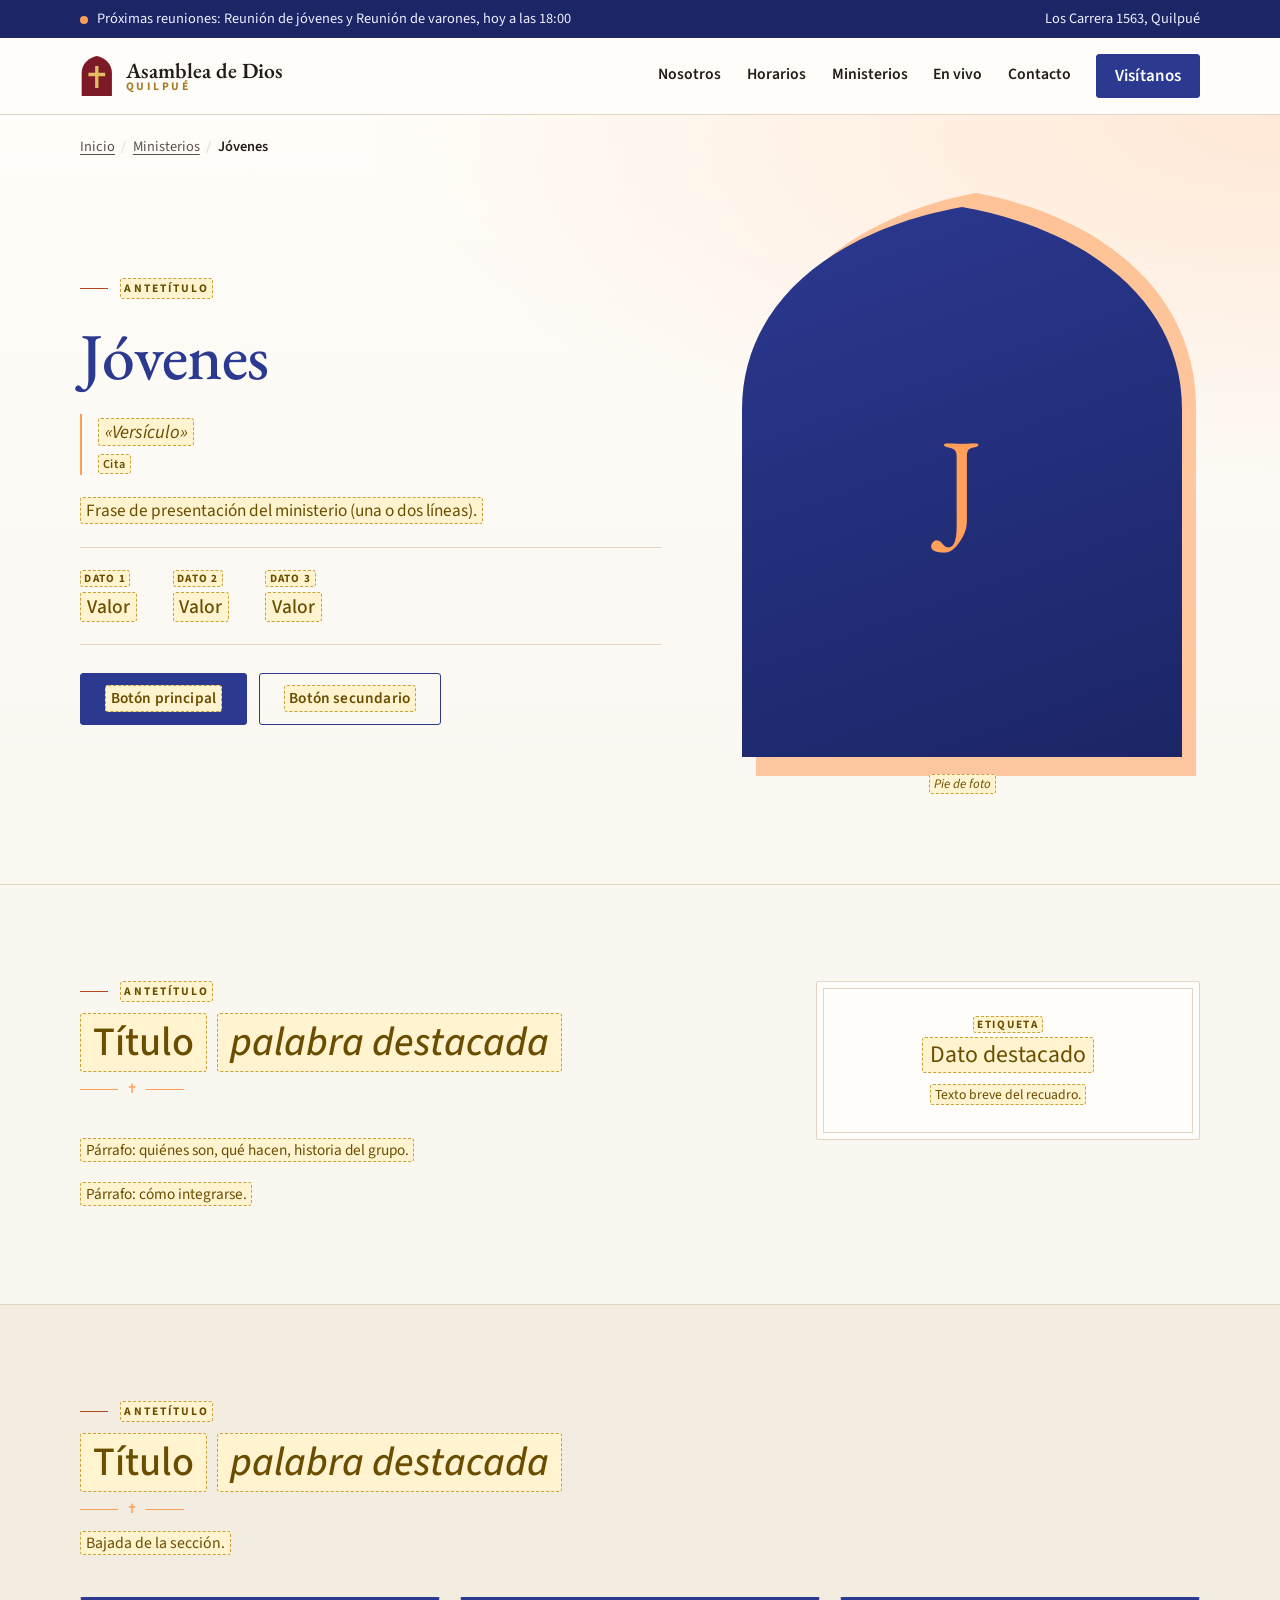
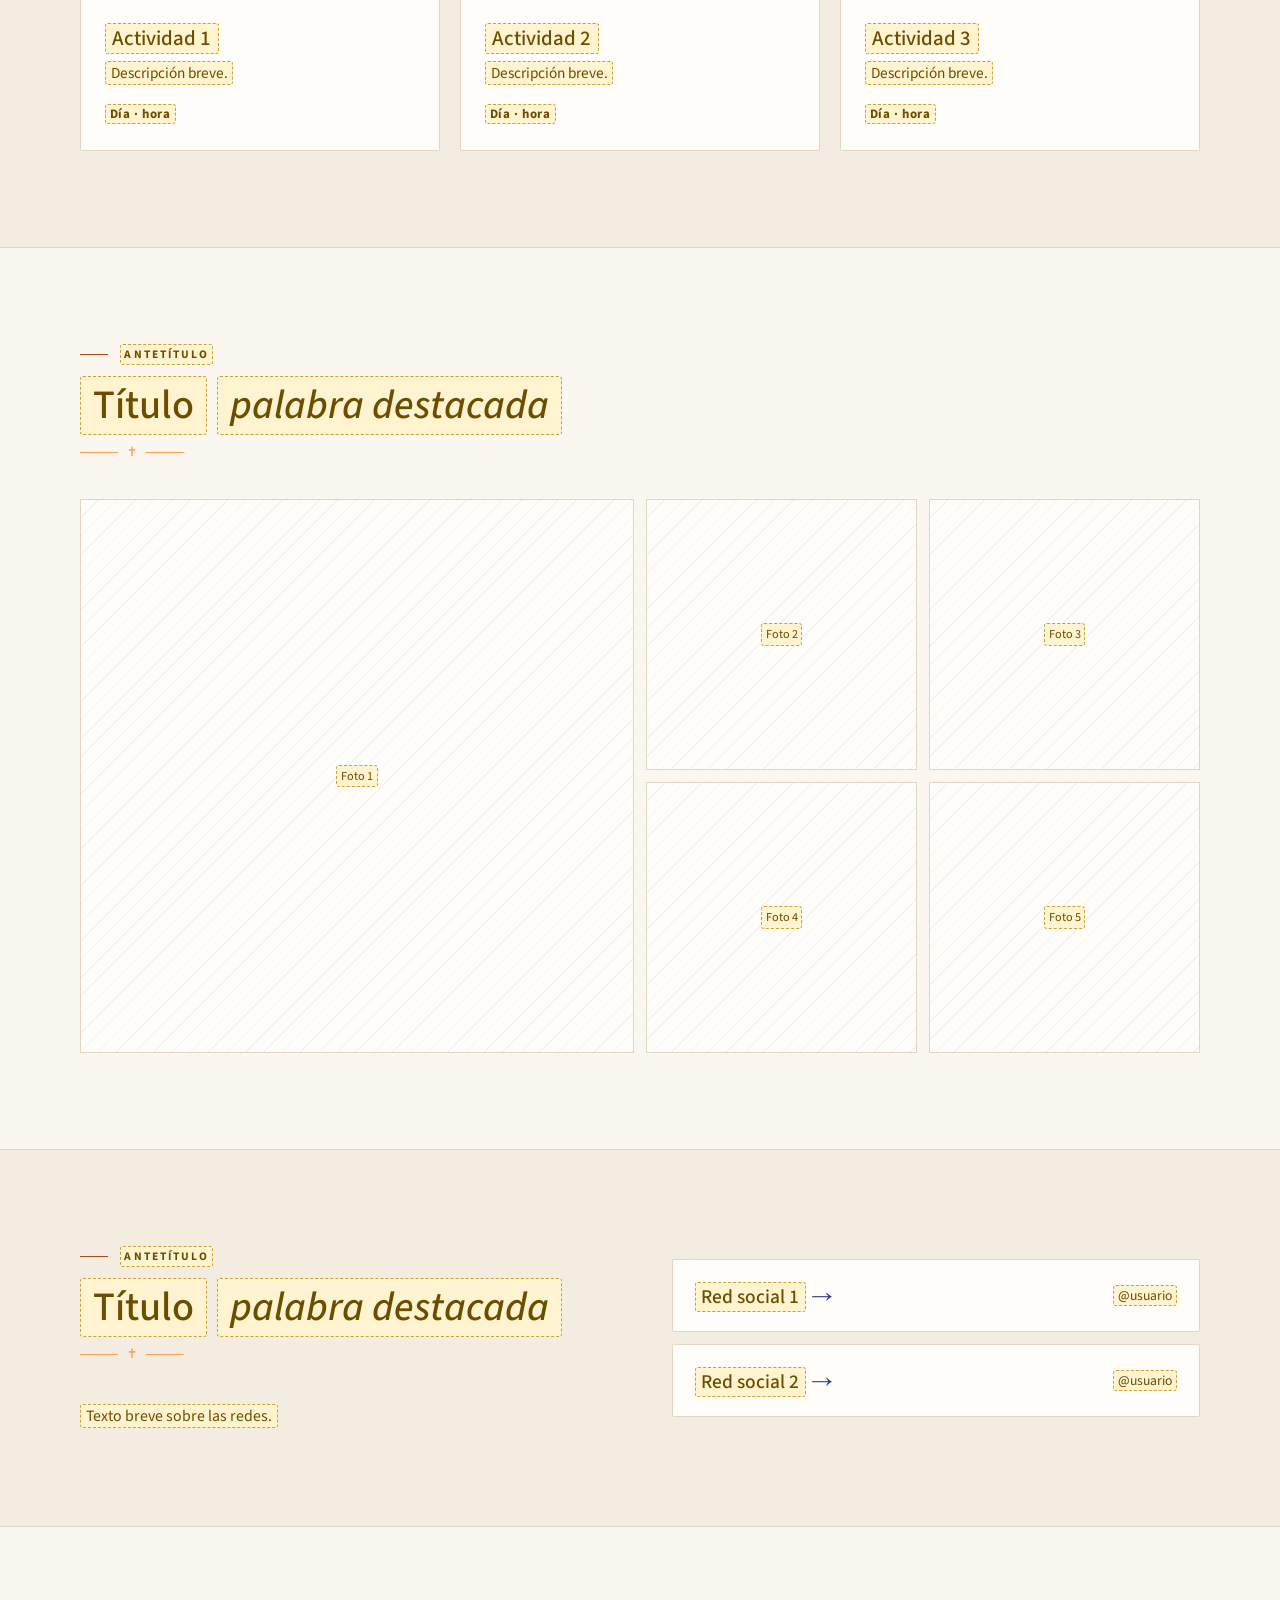
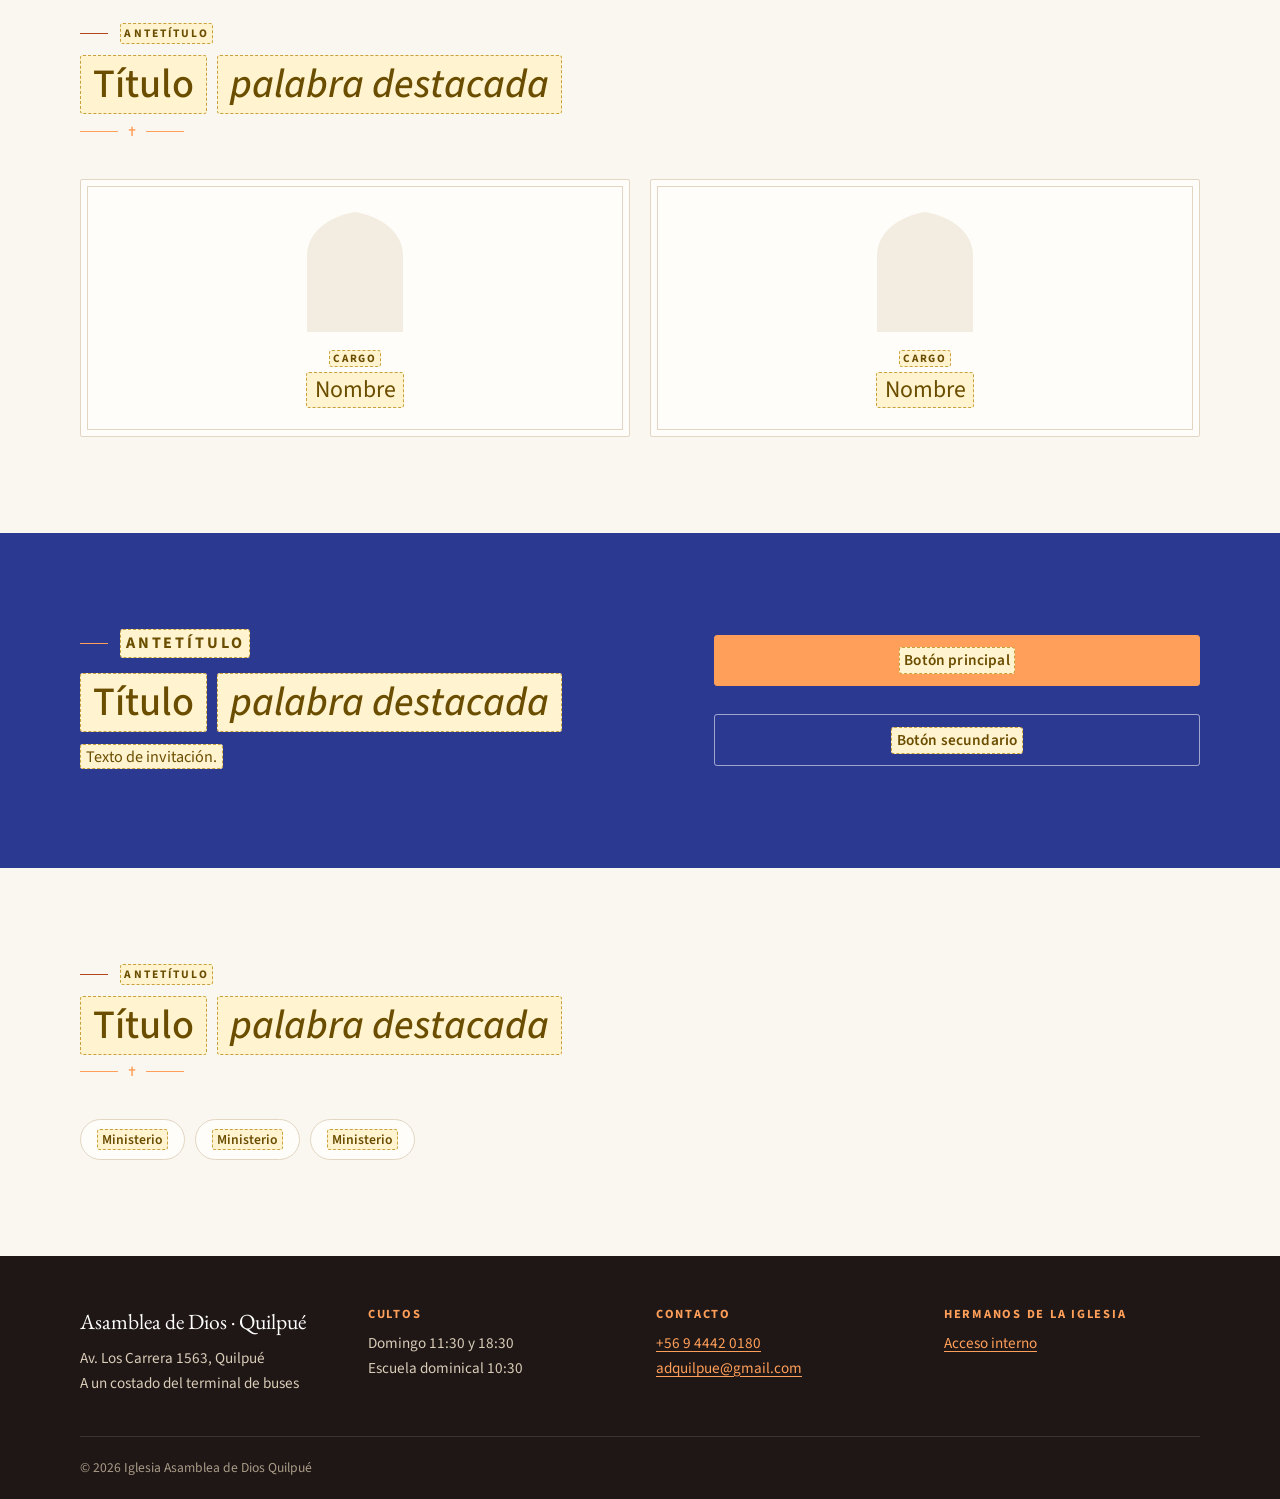
<file: ministerios/jovenes/index.html>
<!DOCTYPE html>
<html lang="es">
<head>
  <!-- Página de ministerio: es también la PLANTILLA para los demás (ver ministerios/README.md).
       Lo marcado con <mark class="tbd"> es contenido pendiente: reemplazarlo o quitar la sección. -->
  <meta charset="UTF-8">
  <meta name="viewport" content="width=device-width, initial-scale=1.0">
  <title>Jóvenes · Asamblea de Dios Quilpué</title>
  <meta name="description" content="Descripción de la página para buscadores (pendiente).">
  <meta name="color-scheme" content="light">
  <meta name="theme-color" content="#2b3990">
  <meta property="og:title" content="Jóvenes · Asamblea de Dios Quilpué">
  <meta property="og:description" content="Descripción para compartir en redes (pendiente).">
  <meta property="og:type" content="website">
  <meta property="og:url" content="https://adquilpue.cl/ministerios/jovenes/">
  <meta property="og:image" content="https://adquilpue.cl/templo.jpg">
  <link rel="icon" type="image/svg+xml" href="/favicon.svg">
  <link rel="preconnect" href="https://fonts.googleapis.com">
  <link rel="preconnect" href="https://fonts.gstatic.com" crossorigin>
  <link href="https://fonts.googleapis.com/css2?family=EB+Garamond:ital,wght@0,400;0,500;0,600;1,400&family=Source+Sans+3:wght@400;600;700&display=swap" rel="stylesheet">
  <link rel="stylesheet" href="/styles.css">
  <link rel="stylesheet" href="/ministerios/ministerio.css">
  <link rel="stylesheet" href="tema.css">
  <script src="/app.js" defer></script>
</head>
<body>
  <a class="skip" href="#contenido">Saltar al contenido</a>

  <div class="topbar">
    <div class="wrap topbar-inner">
      <p><span class="dot" aria-hidden="true"></span> <span id="proxima">Domingos 11:30 y 18:30</span></p>
      <p class="topbar-address">Los Carrera 1563, Quilpué</p>
    </div>
  </div>

  <header class="site-header">
    <div class="wrap header-inner">
      <a class="brand" href="/" aria-label="Asamblea de Dios Quilpué, inicio">
        <svg class="brand-mark" viewBox="0 0 40 48" aria-hidden="true">
          <path d="M2 48V20C2 9 11 2 20 0c9 2 18 9 18 20v28z" />
          <path class="cross" d="M18 12h4v8h8v4h-8v14h-4V24h-8v-4h8z" />
        </svg>
        <span class="brand-text">
          <span class="brand-name">Asamblea de Dios</span>
          <span class="brand-place">Quilpué</span>
        </span>
      </a>

      <button class="menu-toggle" type="button" aria-expanded="false" aria-controls="menu">
        <span class="menu-bars" aria-hidden="true"></span><span class="menu-label">Menú</span>
      </button>

      <nav id="menu" class="nav" aria-label="Principal">
        <a href="/#nosotros">Nosotros</a>
        <a href="/#horarios">Horarios</a>
        <a href="/#ministerios" aria-current="page">Ministerios</a>
        <a href="/#en-vivo">En vivo</a>
        <a href="/#contacto">Contacto</a>
        <a class="btn btn-small" href="/#visitanos">Visítanos</a>
      </nav>
    </div>
  </header>

  <main id="contenido">
    <!-- Portada del ministerio -->
    <section class="m-hero">
      <nav class="wrap crumbs" aria-label="Estás en">
        <ol>
          <li><a href="/">Inicio</a></li>
          <li><a href="/#ministerios">Ministerios</a></li>
          <li><span aria-current="page">Jóvenes</span></li>
        </ol>
      </nav>
      <div class="wrap hero-inner">
        <div class="hero-text">
          <p class="kicker"><mark class="tbd">Antetítulo</mark></p>
          <h1>Jóvenes</h1>
          <p class="verse"><mark class="tbd">«Versículo»</mark> <cite><mark class="tbd">Cita</mark></cite></p>
          <p class="lede"><mark class="tbd">Frase de presentación del ministerio (una o dos líneas).</mark></p>

          <dl class="hero-facts">
            <div><dt><mark class="tbd">Dato 1</mark></dt><dd><mark class="tbd">Valor</mark></dd></div>
            <div><dt><mark class="tbd">Dato 2</mark></dt><dd><mark class="tbd">Valor</mark></dd></div>
            <div><dt><mark class="tbd">Dato 3</mark></dt><dd><mark class="tbd">Valor</mark></dd></div>
          </dl>

          <p class="actions">
            <a class="btn" href="#redes"><mark class="tbd">Botón principal</mark></a>
            <a class="btn btn-ghost" href="#galeria"><mark class="tbd">Botón secundario</mark></a>
          </p>
        </div>

        <figure class="hero-photo">
          <div class="arch">
            <!-- Con foto: <img src="fotos/portada.jpg" width="1080" height="1350" alt="Describe la foto"> -->
            <span class="arch-empty" aria-hidden="true">J</span>
          </div>
          <figcaption><mark class="tbd">Pie de foto</mark></figcaption>
        </figure>
      </div>
    </section>

    <!-- Quiénes somos -->
    <section id="nosotros-jovenes" class="section">
      <div class="wrap about">
        <div class="about-text">
          <header class="section-head">
            <p class="kicker"><mark class="tbd">Antetítulo</mark></p>
            <h2><mark class="tbd">Título</mark> <em><mark class="tbd">palabra destacada</mark></em></h2>
          </header>
          <p><mark class="tbd">Párrafo: quiénes son, qué hacen, historia del grupo.</mark></p>
          <p><mark class="tbd">Párrafo: cómo integrarse.</mark></p>
        </div>

        <aside class="pastor-card" aria-label="Recuadro destacado">
          <p class="pastor-role"><mark class="tbd">Etiqueta</mark></p>
          <p class="pastor-name"><mark class="tbd">Dato destacado</mark></p>
          <p class="pastor-note"><mark class="tbd">Texto breve del recuadro.</mark></p>
        </aside>
      </div>
    </section>

    <!-- Actividades -->
    <section id="actividades" class="section section-tint">
      <div class="wrap">
        <header class="section-head">
          <p class="kicker"><mark class="tbd">Antetítulo</mark></p>
          <h2><mark class="tbd">Título</mark> <em><mark class="tbd">palabra destacada</mark></em></h2>
          <p class="section-lede"><mark class="tbd">Bajada de la sección.</mark></p>
        </header>

        <ul class="cards">
          <li class="card">
            <h3><mark class="tbd">Actividad 1</mark></h3>
            <p><mark class="tbd">Descripción breve.</mark></p>
            <p class="when"><mark class="tbd">Día · hora</mark></p>
          </li>
          <li class="card">
            <h3><mark class="tbd">Actividad 2</mark></h3>
            <p><mark class="tbd">Descripción breve.</mark></p>
            <p class="when"><mark class="tbd">Día · hora</mark></p>
          </li>
          <li class="card">
            <h3><mark class="tbd">Actividad 3</mark></h3>
            <p><mark class="tbd">Descripción breve.</mark></p>
            <p class="when"><mark class="tbd">Día · hora</mark></p>
          </li>
        </ul>
      </div>
    </section>

    <!-- Galería -->
    <section id="galeria" class="section">
      <div class="wrap">
        <header class="section-head">
          <p class="kicker"><mark class="tbd">Antetítulo</mark></p>
          <h2><mark class="tbd">Título</mark> <em><mark class="tbd">palabra destacada</mark></em></h2>
        </header>

        <!-- Cada foto: <li><a href="fotos/NOMBRE.jpg"><img src="fotos/NOMBRE-mini.jpg" width="600" height="600" loading="lazy" alt="Qué se ve"></a></li>
             La primera se muestra más grande. Ver ministerios/README.md (tamaños y peso). -->
        <ul class="gallery">
          <li><span class="photo-empty"><mark class="tbd">Foto 1</mark></span></li>
          <li><span class="photo-empty"><mark class="tbd">Foto 2</mark></span></li>
          <li><span class="photo-empty"><mark class="tbd">Foto 3</mark></span></li>
          <li><span class="photo-empty"><mark class="tbd">Foto 4</mark></span></li>
          <li><span class="photo-empty"><mark class="tbd">Foto 5</mark></span></li>
        </ul>
      </div>
    </section>

    <!-- Redes: dejar solo las que existan -->
    <section id="redes" class="section section-tint">
      <div class="wrap live">
        <div>
          <header class="section-head">
            <p class="kicker"><mark class="tbd">Antetítulo</mark></p>
            <h2><mark class="tbd">Título</mark> <em><mark class="tbd">palabra destacada</mark></em></h2>
          </header>
          <p><mark class="tbd">Texto breve sobre las redes.</mark></p>
        </div>
        <ul class="socials">
          <li><a class="social" href="#" data-tbd><span class="social-name"><mark class="tbd">Red social 1</mark></span><span class="social-note"><mark class="tbd">@usuario</mark></span></a></li>
          <li><a class="social" href="#" data-tbd><span class="social-name"><mark class="tbd">Red social 2</mark></span><span class="social-note"><mark class="tbd">@usuario</mark></span></a></li>
        </ul>
      </div>
    </section>

    <!-- Líderes -->
    <section id="lideres" class="section">
      <div class="wrap">
        <header class="section-head">
          <p class="kicker"><mark class="tbd">Antetítulo</mark></p>
          <h2><mark class="tbd">Título</mark> <em><mark class="tbd">palabra destacada</mark></em></h2>
        </header>
        <ul class="people">
          <li>
            <div class="pastor-card">
              <div class="person-photo" aria-hidden="true"><!-- <img src="fotos/persona.jpg" alt=""> --></div>
              <p class="pastor-role"><mark class="tbd">Cargo</mark></p>
              <p class="pastor-name"><mark class="tbd">Nombre</mark></p>
            </div>
          </li>
          <li>
            <div class="pastor-card">
              <div class="person-photo" aria-hidden="true"></div>
              <p class="pastor-role"><mark class="tbd">Cargo</mark></p>
              <p class="pastor-name"><mark class="tbd">Nombre</mark></p>
            </div>
          </li>
        </ul>
      </div>
    </section>

    <!-- Invitación -->
    <section class="section section-accent">
      <div class="wrap contact">
        <div>
          <p class="kicker"><mark class="tbd">Antetítulo</mark></p>
          <h2><mark class="tbd">Título</mark> <em><mark class="tbd">palabra destacada</mark></em></h2>
          <p><mark class="tbd">Texto de invitación.</mark></p>
        </div>
        <div class="contact-actions">
          <a class="btn btn-highlight" href="#" data-tbd><mark class="tbd">Botón principal</mark></a>
          <a class="btn btn-outline-light" href="#" data-tbd><mark class="tbd">Botón secundario</mark></a>
        </div>
      </div>
    </section>

    <!-- Otros ministerios -->
    <section class="section">
      <div class="wrap">
        <header class="section-head">
          <p class="kicker"><mark class="tbd">Antetítulo</mark></p>
          <h2><mark class="tbd">Título</mark> <em><mark class="tbd">palabra destacada</mark></em></h2>
        </header>
        <!-- Cuando un ministerio tenga su página, enlazarla aquí: /ministerios/NOMBRE/ -->
        <ul class="other-ministries">
          <li><a href="/#ministerios"><mark class="tbd">Ministerio</mark></a></li>
          <li><a href="/#ministerios"><mark class="tbd">Ministerio</mark></a></li>
          <li><a href="/#ministerios"><mark class="tbd">Ministerio</mark></a></li>
        </ul>
      </div>
    </section>
  </main>

  <footer class="site-footer">
    <div class="wrap footer-grid">
      <div>
        <p class="footer-brand">Asamblea de Dios · Quilpué</p>
        <p>Av. Los Carrera 1563, Quilpué<br>A un costado del terminal de buses</p>
      </div>
      <div>
        <p class="footer-title">Cultos</p>
        <p>Domingo 11:30 y 18:30<br>Escuela dominical 10:30</p>
      </div>
      <div>
        <p class="footer-title">Contacto</p>
        <p><a href="https://wa.me/56944420180" target="_blank" rel="noopener">+56 9 4442 0180</a><br><a href="mailto:adquilpue@gmail.com">adquilpue@gmail.com</a></p>
      </div>
      <div>
        <p class="footer-title">Hermanos de la iglesia</p>
        <p><a href="https://adquilpue.jetro.cl">Acceso interno</a></p>
      </div>
    </div>
    <div class="wrap footer-bottom">
      <p>&copy; <span id="anio">2026</span> Iglesia Asamblea de Dios Quilpué</p>
    </div>
  </footer>
</body>
</html>
</file>
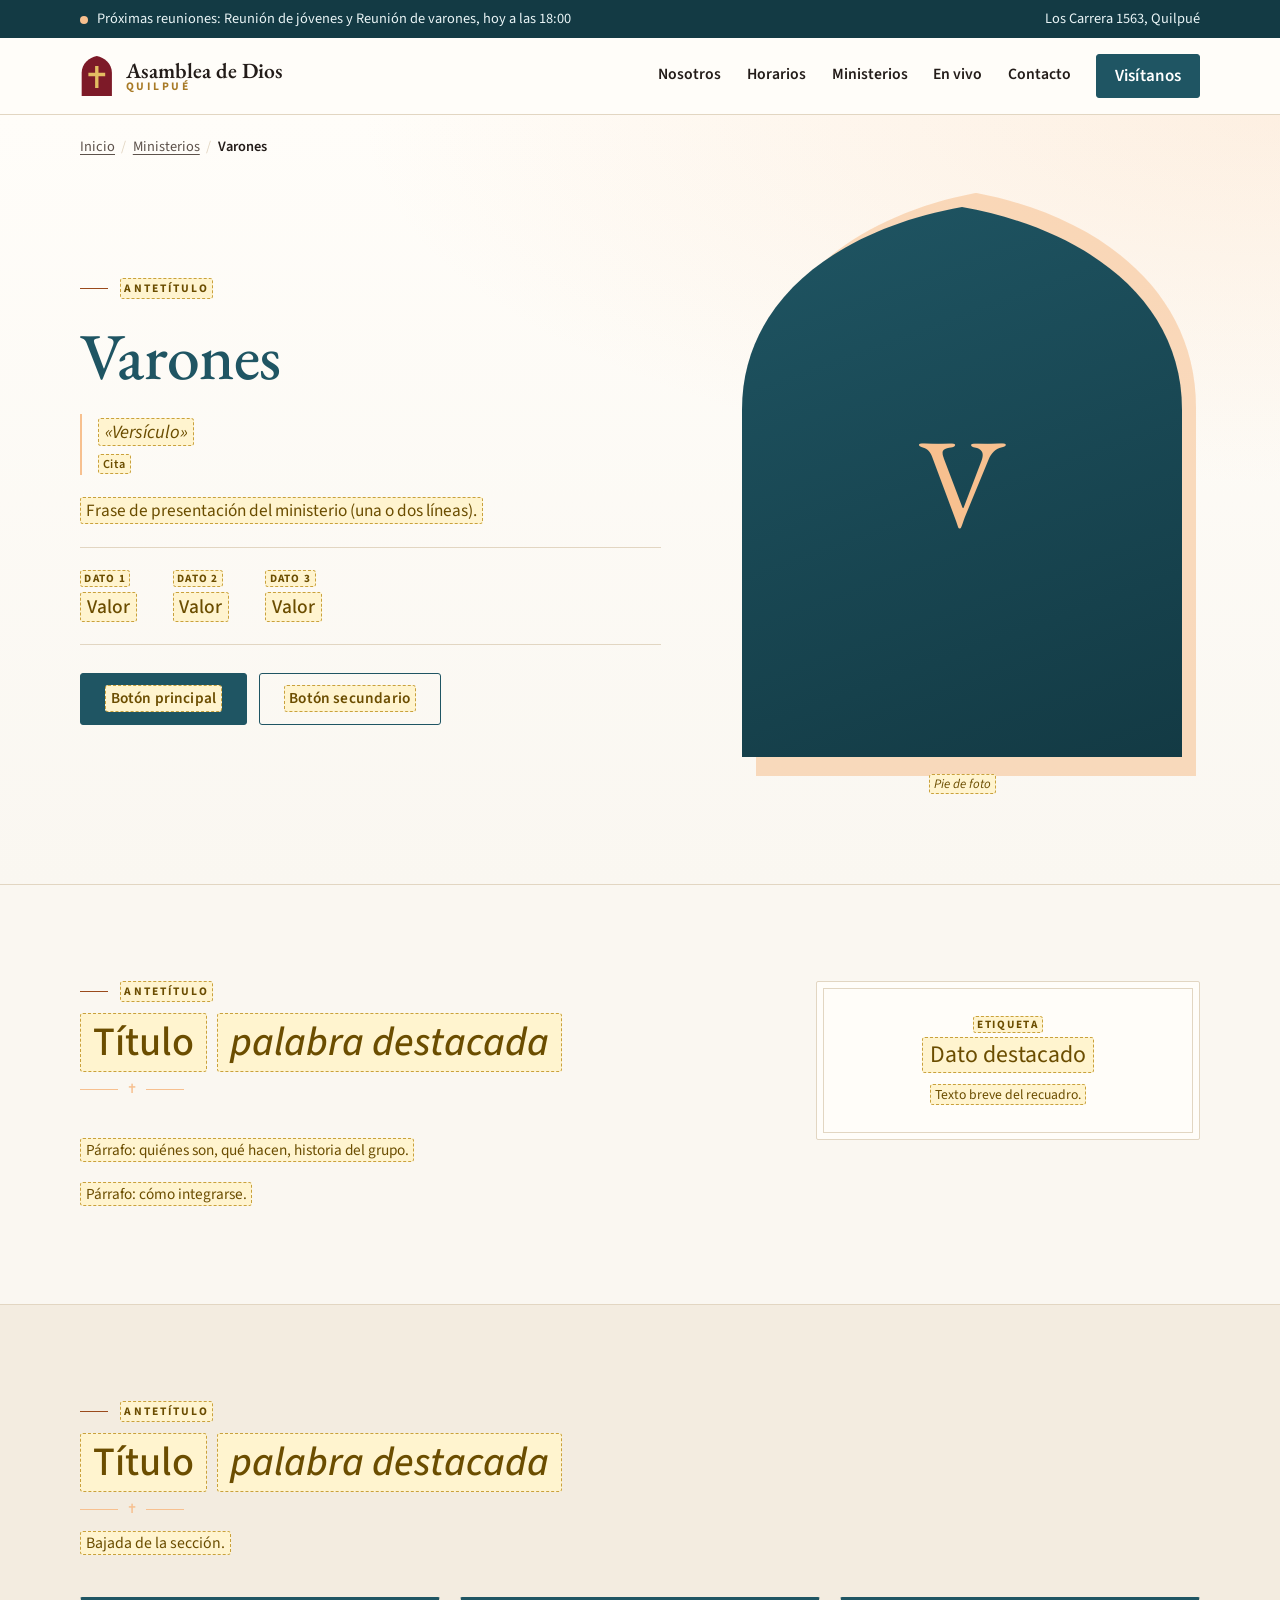
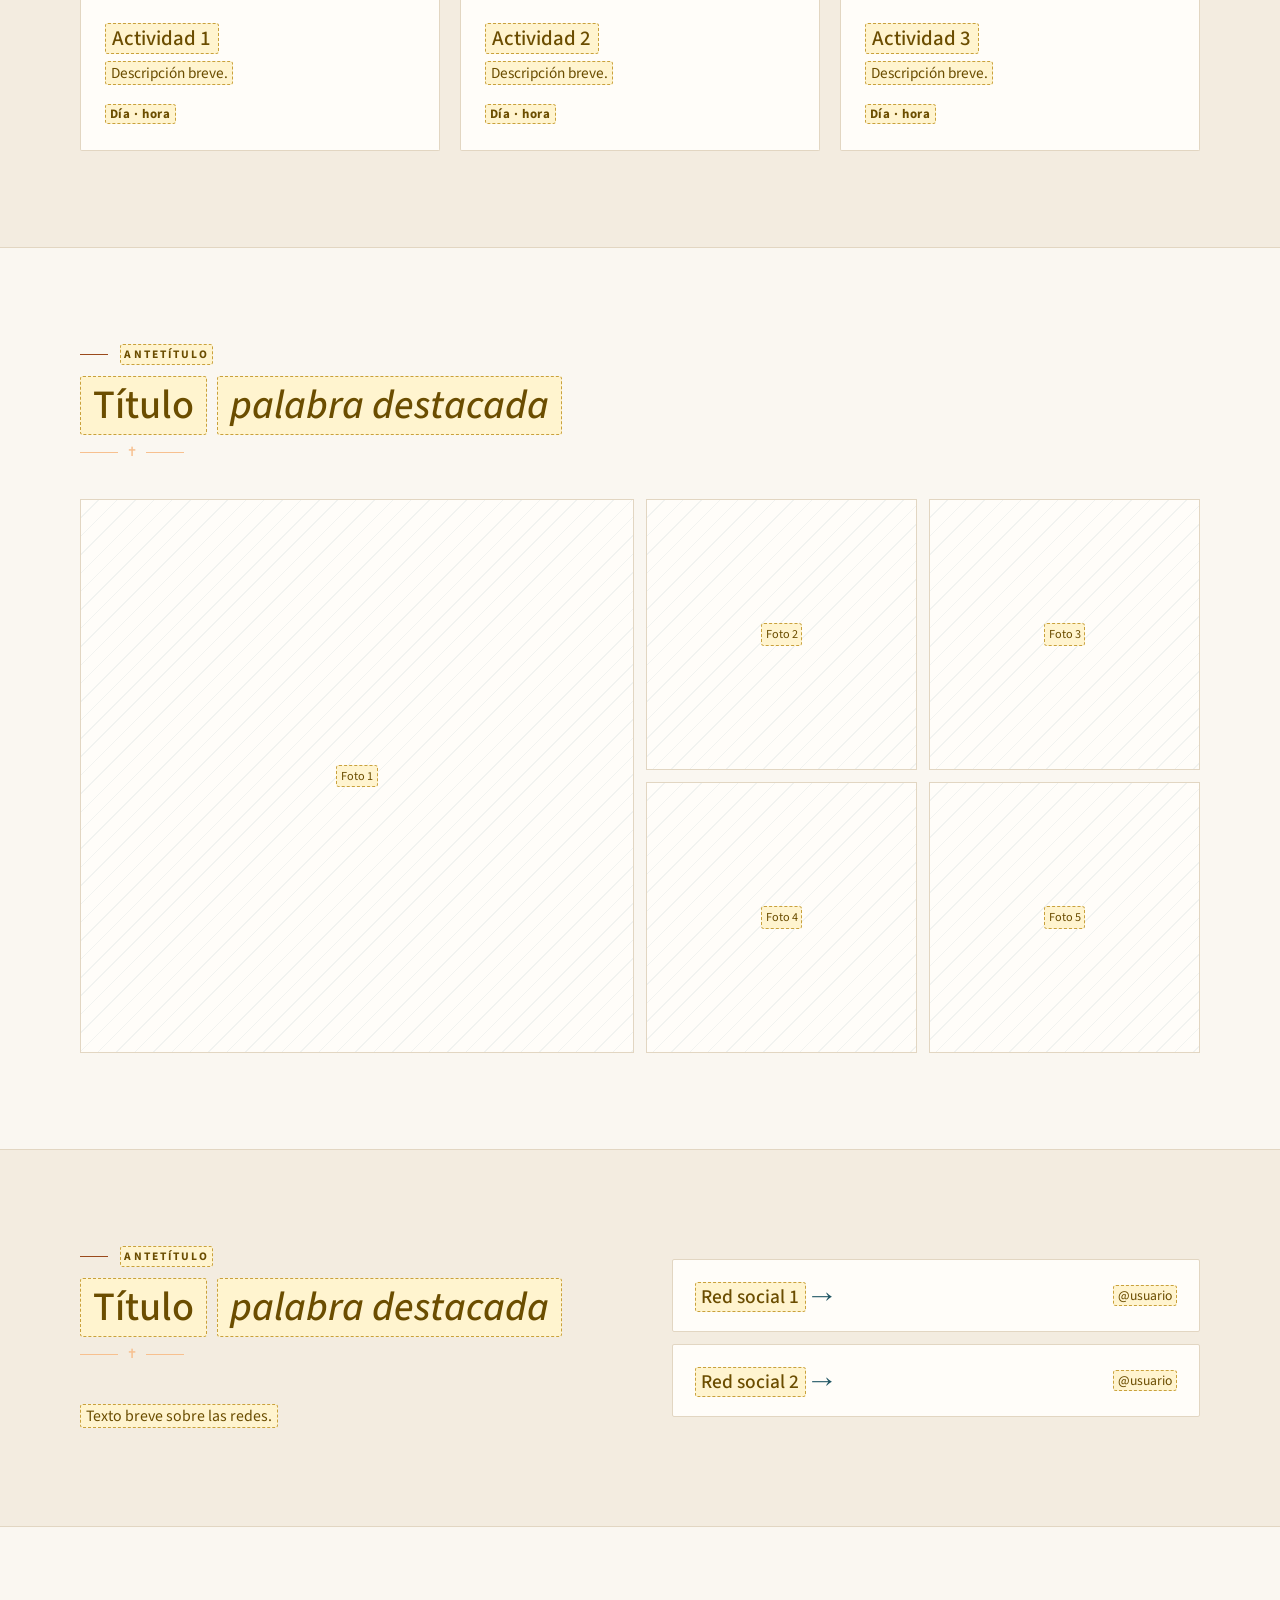
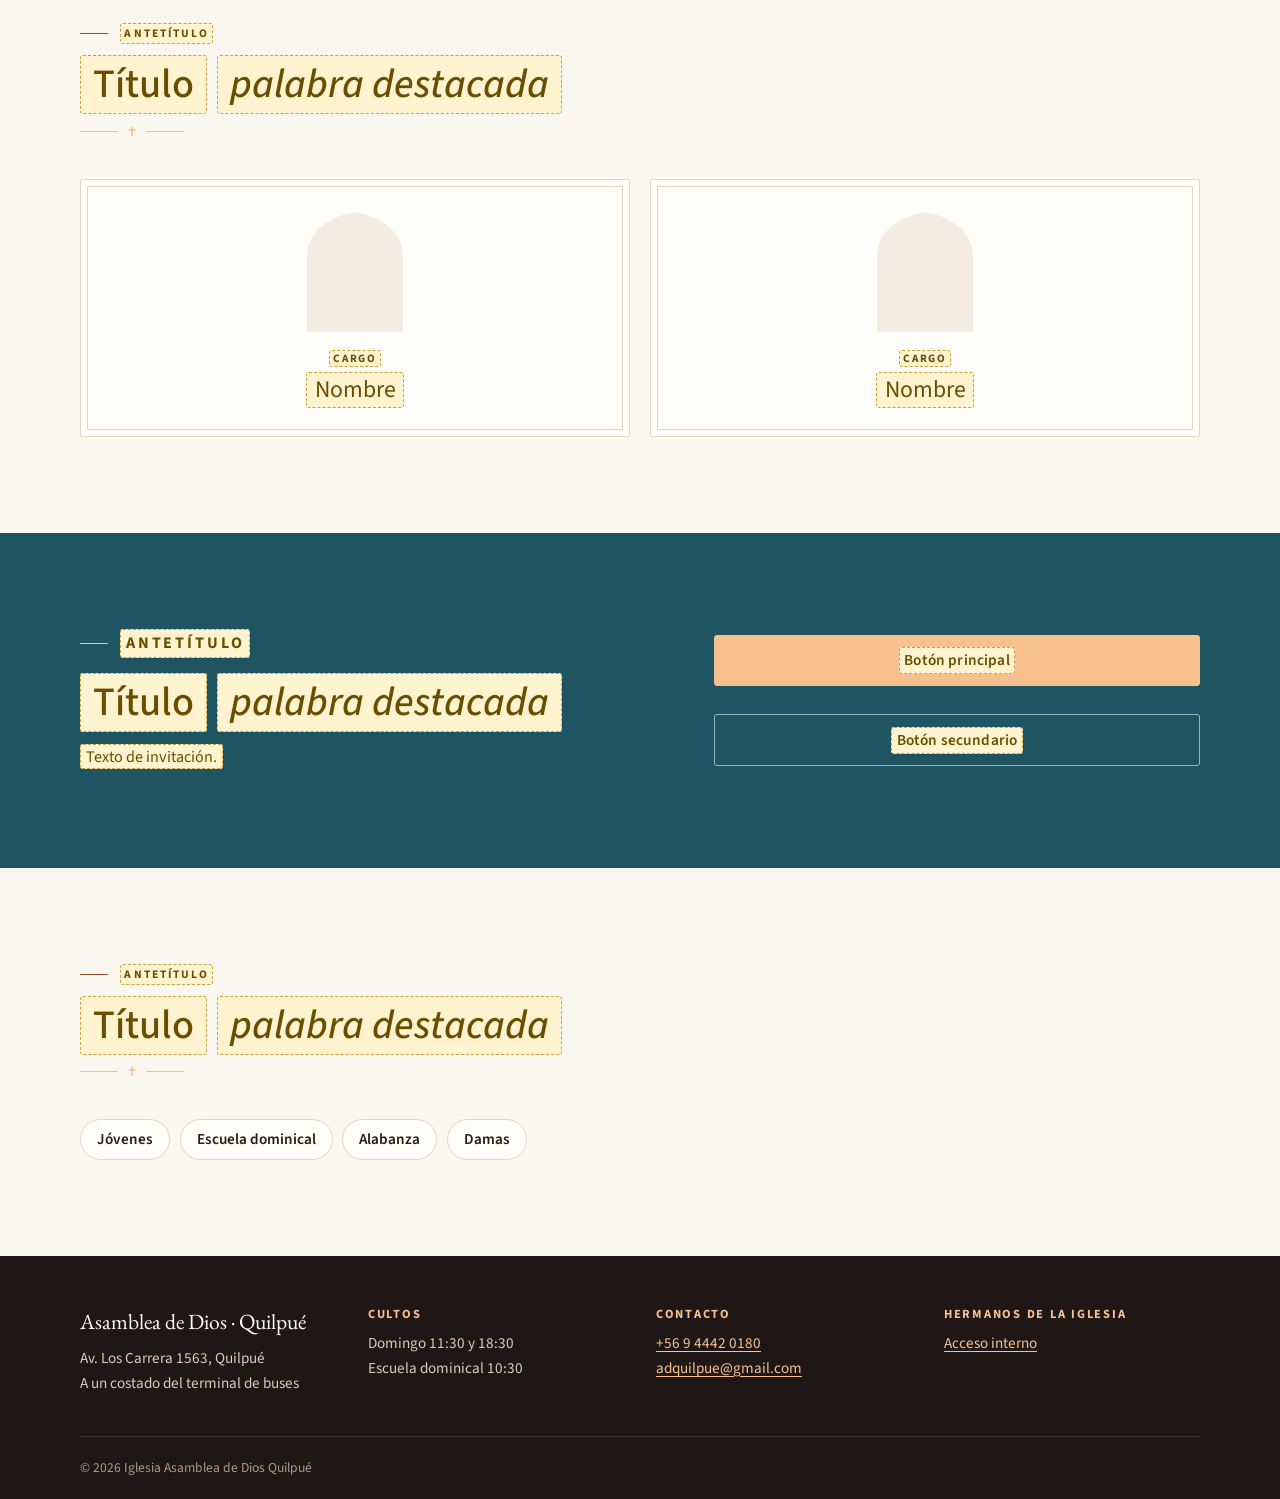
<file: ministerios/varones/index.html>
<!DOCTYPE html>
<html lang="es">
<head>
  <!-- Página de ministerio: es también la PLANTILLA para los demás (ver ministerios/README.md).
       Lo marcado con <mark class="tbd"> es contenido pendiente: reemplazarlo o quitar la sección. -->
  <meta charset="UTF-8">
  <meta name="viewport" content="width=device-width, initial-scale=1.0">
  <title>Varones · Asamblea de Dios Quilpué</title>
  <meta name="description" content="Descripción de la página para buscadores (pendiente).">
  <meta name="color-scheme" content="light">
  <meta name="theme-color" content="#1f5563">
  <meta property="og:title" content="Varones · Asamblea de Dios Quilpué">
  <meta property="og:description" content="Descripción para compartir en redes (pendiente).">
  <meta property="og:type" content="website">
  <meta property="og:url" content="https://adquilpue.cl/ministerios/varones/">
  <meta property="og:image" content="https://adquilpue.cl/templo.jpg">
  <link rel="icon" type="image/svg+xml" href="/favicon.svg">
  <link rel="preconnect" href="https://fonts.googleapis.com">
  <link rel="preconnect" href="https://fonts.gstatic.com" crossorigin>
  <link href="https://fonts.googleapis.com/css2?family=EB+Garamond:ital,wght@0,400;0,500;0,600;1,400&family=Source+Sans+3:wght@400;600;700&display=swap" rel="stylesheet">
  <link rel="stylesheet" href="/styles.css">
  <link rel="stylesheet" href="/ministerios/ministerio.css">
  <link rel="stylesheet" href="tema.css">
  <script src="/app.js" defer></script>
</head>
<body>
  <a class="skip" href="#contenido">Saltar al contenido</a>

  <div class="topbar">
    <div class="wrap topbar-inner">
      <p><span class="dot" aria-hidden="true"></span> <span id="proxima">Domingos 11:30 y 18:30</span></p>
      <p class="topbar-address">Los Carrera 1563, Quilpué</p>
    </div>
  </div>

  <header class="site-header">
    <div class="wrap header-inner">
      <a class="brand" href="/" aria-label="Asamblea de Dios Quilpué, inicio">
        <svg class="brand-mark" viewBox="0 0 40 48" aria-hidden="true">
          <path d="M2 48V20C2 9 11 2 20 0c9 2 18 9 18 20v28z" />
          <path class="cross" d="M18 12h4v8h8v4h-8v14h-4V24h-8v-4h8z" />
        </svg>
        <span class="brand-text">
          <span class="brand-name">Asamblea de Dios</span>
          <span class="brand-place">Quilpué</span>
        </span>
      </a>

      <button class="menu-toggle" type="button" aria-expanded="false" aria-controls="menu">
        <span class="menu-bars" aria-hidden="true"></span><span class="menu-label">Menú</span>
      </button>

      <nav id="menu" class="nav" aria-label="Principal">
        <a href="/#nosotros">Nosotros</a>
        <a href="/#horarios">Horarios</a>
        <a href="/#ministerios" aria-current="page">Ministerios</a>
        <a href="/#en-vivo">En vivo</a>
        <a href="/#contacto">Contacto</a>
        <a class="btn btn-small" href="/#visitanos">Visítanos</a>
      </nav>
    </div>
  </header>

  <main id="contenido">
    <!-- Portada del ministerio -->
    <section class="m-hero">
      <nav class="wrap crumbs" aria-label="Estás en">
        <ol>
          <li><a href="/">Inicio</a></li>
          <li><a href="/#ministerios">Ministerios</a></li>
          <li><span aria-current="page">Varones</span></li>
        </ol>
      </nav>
      <div class="wrap hero-inner">
        <div class="hero-text">
          <p class="kicker"><mark class="tbd">Antetítulo</mark></p>
          <h1>Varones</h1>
          <p class="verse"><mark class="tbd">«Versículo»</mark> <cite><mark class="tbd">Cita</mark></cite></p>
          <p class="lede"><mark class="tbd">Frase de presentación del ministerio (una o dos líneas).</mark></p>

          <dl class="hero-facts">
            <div><dt><mark class="tbd">Dato 1</mark></dt><dd><mark class="tbd">Valor</mark></dd></div>
            <div><dt><mark class="tbd">Dato 2</mark></dt><dd><mark class="tbd">Valor</mark></dd></div>
            <div><dt><mark class="tbd">Dato 3</mark></dt><dd><mark class="tbd">Valor</mark></dd></div>
          </dl>

          <p class="actions">
            <a class="btn" href="#redes"><mark class="tbd">Botón principal</mark></a>
            <a class="btn btn-ghost" href="#galeria"><mark class="tbd">Botón secundario</mark></a>
          </p>
        </div>

        <figure class="hero-photo">
          <div class="arch">
            <!-- Con foto: <img src="fotos/portada.jpg" width="1080" height="1350" alt="Describe la foto"> -->
            <span class="arch-empty" aria-hidden="true">V</span>
          </div>
          <figcaption><mark class="tbd">Pie de foto</mark></figcaption>
        </figure>
      </div>
    </section>

    <!-- Quiénes somos -->
    <section id="nosotros-ministerio" class="section">
      <div class="wrap about">
        <div class="about-text">
          <header class="section-head">
            <p class="kicker"><mark class="tbd">Antetítulo</mark></p>
            <h2><mark class="tbd">Título</mark> <em><mark class="tbd">palabra destacada</mark></em></h2>
          </header>
          <p><mark class="tbd">Párrafo: quiénes son, qué hacen, historia del grupo.</mark></p>
          <p><mark class="tbd">Párrafo: cómo integrarse.</mark></p>
        </div>

        <aside class="pastor-card" aria-label="Recuadro destacado">
          <p class="pastor-role"><mark class="tbd">Etiqueta</mark></p>
          <p class="pastor-name"><mark class="tbd">Dato destacado</mark></p>
          <p class="pastor-note"><mark class="tbd">Texto breve del recuadro.</mark></p>
        </aside>
      </div>
    </section>

    <!-- Actividades -->
    <section id="actividades" class="section section-tint">
      <div class="wrap">
        <header class="section-head">
          <p class="kicker"><mark class="tbd">Antetítulo</mark></p>
          <h2><mark class="tbd">Título</mark> <em><mark class="tbd">palabra destacada</mark></em></h2>
          <p class="section-lede"><mark class="tbd">Bajada de la sección.</mark></p>
        </header>

        <ul class="cards">
          <li class="card">
            <h3><mark class="tbd">Actividad 1</mark></h3>
            <p><mark class="tbd">Descripción breve.</mark></p>
            <p class="when"><mark class="tbd">Día · hora</mark></p>
          </li>
          <li class="card">
            <h3><mark class="tbd">Actividad 2</mark></h3>
            <p><mark class="tbd">Descripción breve.</mark></p>
            <p class="when"><mark class="tbd">Día · hora</mark></p>
          </li>
          <li class="card">
            <h3><mark class="tbd">Actividad 3</mark></h3>
            <p><mark class="tbd">Descripción breve.</mark></p>
            <p class="when"><mark class="tbd">Día · hora</mark></p>
          </li>
        </ul>
      </div>
    </section>

    <!-- Galería -->
    <section id="galeria" class="section">
      <div class="wrap">
        <header class="section-head">
          <p class="kicker"><mark class="tbd">Antetítulo</mark></p>
          <h2><mark class="tbd">Título</mark> <em><mark class="tbd">palabra destacada</mark></em></h2>
        </header>

        <!-- Cada foto: <li><a href="fotos/NOMBRE.jpg"><img src="fotos/NOMBRE-mini.jpg" width="600" height="600" loading="lazy" alt="Qué se ve"></a></li>
             La primera se muestra más grande. Ver ministerios/README.md (tamaños y peso). -->
        <ul class="gallery">
          <li><span class="photo-empty"><mark class="tbd">Foto 1</mark></span></li>
          <li><span class="photo-empty"><mark class="tbd">Foto 2</mark></span></li>
          <li><span class="photo-empty"><mark class="tbd">Foto 3</mark></span></li>
          <li><span class="photo-empty"><mark class="tbd">Foto 4</mark></span></li>
          <li><span class="photo-empty"><mark class="tbd">Foto 5</mark></span></li>
        </ul>
      </div>
    </section>

    <!-- Redes: dejar solo las que existan -->
    <section id="redes" class="section section-tint">
      <div class="wrap live">
        <div>
          <header class="section-head">
            <p class="kicker"><mark class="tbd">Antetítulo</mark></p>
            <h2><mark class="tbd">Título</mark> <em><mark class="tbd">palabra destacada</mark></em></h2>
          </header>
          <p><mark class="tbd">Texto breve sobre las redes.</mark></p>
        </div>
        <ul class="socials">
          <li><a class="social" href="#" data-tbd><span class="social-name"><mark class="tbd">Red social 1</mark></span><span class="social-note"><mark class="tbd">@usuario</mark></span></a></li>
          <li><a class="social" href="#" data-tbd><span class="social-name"><mark class="tbd">Red social 2</mark></span><span class="social-note"><mark class="tbd">@usuario</mark></span></a></li>
        </ul>
      </div>
    </section>

    <!-- Líderes -->
    <section id="lideres" class="section">
      <div class="wrap">
        <header class="section-head">
          <p class="kicker"><mark class="tbd">Antetítulo</mark></p>
          <h2><mark class="tbd">Título</mark> <em><mark class="tbd">palabra destacada</mark></em></h2>
        </header>
        <ul class="people">
          <li>
            <div class="pastor-card">
              <div class="person-photo" aria-hidden="true"><!-- <img src="fotos/persona.jpg" alt=""> --></div>
              <p class="pastor-role"><mark class="tbd">Cargo</mark></p>
              <p class="pastor-name"><mark class="tbd">Nombre</mark></p>
            </div>
          </li>
          <li>
            <div class="pastor-card">
              <div class="person-photo" aria-hidden="true"></div>
              <p class="pastor-role"><mark class="tbd">Cargo</mark></p>
              <p class="pastor-name"><mark class="tbd">Nombre</mark></p>
            </div>
          </li>
        </ul>
      </div>
    </section>

    <!-- Invitación -->
    <section class="section section-accent">
      <div class="wrap contact">
        <div>
          <p class="kicker"><mark class="tbd">Antetítulo</mark></p>
          <h2><mark class="tbd">Título</mark> <em><mark class="tbd">palabra destacada</mark></em></h2>
          <p><mark class="tbd">Texto de invitación.</mark></p>
        </div>
        <div class="contact-actions">
          <a class="btn btn-highlight" href="#" data-tbd><mark class="tbd">Botón principal</mark></a>
          <a class="btn btn-outline-light" href="#" data-tbd><mark class="tbd">Botón secundario</mark></a>
        </div>
      </div>
    </section>

    <!-- Otros ministerios -->
    <section class="section">
      <div class="wrap">
        <header class="section-head">
          <p class="kicker"><mark class="tbd">Antetítulo</mark></p>
          <h2><mark class="tbd">Título</mark> <em><mark class="tbd">palabra destacada</mark></em></h2>
        </header>
        <!-- Cuando un ministerio tenga su página, enlazarla aquí: /ministerios/NOMBRE/ -->
        <ul class="other-ministries">
          <li><a href="/ministerios/edcquilpue/">Jóvenes</a></li>
          <li><a href="/ministerios/escuela-dominical/">Escuela dominical</a></li>
          <li><a href="/ministerios/alabanza/">Alabanza</a></li>
          <li><a href="/ministerios/damas/">Damas</a></li>
        </ul>
      </div>
    </section>
  </main>

  <footer class="site-footer">
    <div class="wrap footer-grid">
      <div>
        <p class="footer-brand">Asamblea de Dios · Quilpué</p>
        <p>Av. Los Carrera 1563, Quilpué<br>A un costado del terminal de buses</p>
      </div>
      <div>
        <p class="footer-title">Cultos</p>
        <p>Domingo 11:30 y 18:30<br>Escuela dominical 10:30</p>
      </div>
      <div>
        <p class="footer-title">Contacto</p>
        <p><a href="https://wa.me/56944420180" target="_blank" rel="noopener">+56 9 4442 0180</a><br><a href="mailto:adquilpue@gmail.com">adquilpue@gmail.com</a></p>
      </div>
      <div>
        <p class="footer-title">Hermanos de la iglesia</p>
        <p><a href="https://adquilpue.jetro.cl">Acceso interno</a></p>
      </div>
    </div>
    <div class="wrap footer-bottom">
      <p>&copy; <span id="anio">2026</span> Iglesia Asamblea de Dios Quilpué</p>
    </div>
  </footer>
</body>
</html>
</file>
<file: styles.css>
/* Asamblea de Dios Quilpué — diseño tradicional y sobrio.
   Paleta tomada del templo: bordó de las sillas y el altar, dorado de la madera del púlpito y los paneles,
   marfil de los muros. Motivo: el arco ojival de los paneles y del púlpito. */
:root {
  --ivory: #faf7f1;
  --paper: #fffdf9;
  --tint: #f3ece0;
  --line: #e2d6c2;
  --ink: #231c19;
  --soft: #5d524b;
  /* Paleta de la iglesia */
  --wine: #7d1a28;
  --wine-deep: #5b111d;
  --gold: #a87a26;        /* dorado para texto sobre claro (contraste suficiente en tamaños grandes) */
  --gold-light: #e3bd62;  /* dorado para fondos oscuros */
  /* Colores con función: todo el CSS usa estos. La página de un ministerio los redefine en su `tema.css`
     (ver ministerios/README.md) y así conserva el mismo lenguaje visual con sus propios colores. */
  --accent: var(--wine);              /* color principal: títulos destacados, botones, bordes activos */
  --accent-deep: var(--wine-deep);    /* hover de botones, franja superior */
  --on-accent: #f8ecd6;               /* texto sobre el color principal */
  --highlight: var(--gold);           /* segundo color sobre fondo claro: antetítulos, números */
  --highlight-light: var(--gold-light); /* segundo color sobre fondo oscuro, ornamentos y foco */
  --highlight-hover: #f0cf7e;
  --serif: 'EB Garamond', Georgia, 'Times New Roman', serif;
  --sans: 'Source Sans 3', system-ui, -apple-system, 'Segoe UI', sans-serif;
  --arch: url("data:image/svg+xml,%3Csvg xmlns='http://www.w3.org/2000/svg' viewBox='0 0 100 125' preserveAspectRatio='none'%3E%3Cpath d='M0 125V46C0 21 22 5 50 0c28 5 50 21 50 46v79z'/%3E%3C/svg%3E");
  color-scheme: light;
}

* { box-sizing: border-box; margin: 0; padding: 0; }
html { scroll-behavior: smooth; scroll-padding-top: 6rem; }
@media (prefers-reduced-motion: reduce) { html { scroll-behavior: auto; } * { transition: none !important; } }

body {
  font-family: var(--sans);
  font-size: 1.0625rem;
  line-height: 1.65;
  background: var(--ivory);
  color: var(--ink);
  -webkit-font-smoothing: antialiased;
}

img { display: block; max-width: 100%; height: auto; }
a { color: var(--accent); text-underline-offset: 3px; }
a:hover { color: var(--accent-deep); }
:focus-visible { outline: 3px solid var(--highlight-light); outline-offset: 3px; border-radius: 2px; }
::selection { background: color-mix(in srgb, var(--accent) 22%, transparent); }

.wrap { width: min(1120px, 100% - 2rem); margin-inline: auto; }

.skip {
  position: absolute; left: 1rem; top: -4rem; z-index: 100;
  background: var(--accent); color: #fff; padding: .6rem 1rem; border-radius: 4px;
}
.skip:focus { top: 1rem; }

/* Contenido provisional: se ve a propósito para no olvidarlo */
mark.tbd {
  background: #fff4cf; color: #6b4d00; border: 1px dashed #c9a13c;
  padding: 0 .3em; border-radius: 3px; font-size: .9em; font-family: var(--sans);
}

/* ---------- Tipografía ---------- */
h1, h2, h3 { font-family: var(--serif); font-weight: 500; line-height: 1.15; color: var(--ink); }
h1 { font-size: clamp(2.5rem, 6vw, 4.1rem); letter-spacing: -.01em; }
h2 { font-size: clamp(2rem, 4vw, 2.8rem); }
h3 { font-size: 1.45rem; }
h1 em, h2 em { font-style: italic; color: var(--accent); }

.kicker {
  font-size: .8rem; font-weight: 700; letter-spacing: .16em; text-transform: uppercase; color: var(--highlight);
  display: flex; align-items: center; gap: .75rem;
}
.kicker::before { content: ""; width: 1.75rem; height: 1px; background: currentColor; }

.lede { font-size: 1.2rem; color: var(--soft); max-width: 34rem; }

/* ---------- Botones ---------- */
.btn {
  display: inline-flex; align-items: center; justify-content: center; gap: .5rem;
  min-height: 3rem; padding: .7rem 1.5rem; border-radius: 3px; border: 1px solid var(--accent);
  background: var(--accent); color: #fff; font-weight: 600; text-decoration: none; letter-spacing: .01em;
  transition: background .2s, color .2s, border-color .2s;
}
.btn:hover { background: var(--accent-deep); border-color: var(--accent-deep); color: #fff; }
.btn-small { min-height: 2.5rem; padding: .45rem 1.1rem; }
.btn-ghost { background: transparent; color: var(--accent); }
.btn-ghost:hover { background: var(--accent); color: #fff; }
.btn-highlight { background: var(--highlight-light); border-color: var(--highlight-light); color: var(--accent-deep); }
.btn-highlight:hover { background: var(--highlight-hover); border-color: var(--highlight-hover); color: var(--accent-deep); }
.btn-outline-light { background: transparent; border-color: rgb(255 255 255 / .55); color: #fff; }
.btn-outline-light:hover { background: rgb(255 255 255 / .1); border-color: #fff; color: #fff; }

/* ---------- Franja superior y encabezado ---------- */
.topbar { background: var(--accent-deep); color: var(--on-accent); font-size: .9rem; }
.topbar-inner { display: flex; justify-content: space-between; gap: 1rem; padding-block: .45rem; }
.topbar .dot { display: inline-block; width: .5rem; height: .5rem; border-radius: 50%; background: var(--highlight-light); margin-right: .35rem; vertical-align: middle; }

.site-header {
  position: sticky; top: 0; z-index: 50;
  background: color-mix(in srgb, var(--paper) 94%, transparent);
  backdrop-filter: blur(8px);
  border-bottom: 1px solid var(--line);
}
.header-inner { display: flex; align-items: center; justify-content: space-between; gap: 1.5rem; min-height: 4.75rem; }

.brand { display: flex; align-items: center; gap: .75rem; text-decoration: none; color: var(--ink); }
.brand-mark { width: 2.1rem; height: auto; fill: var(--accent); }
.brand-mark .cross { fill: var(--highlight-light); }
.brand-text { display: flex; flex-direction: column; line-height: 1.05; }
.brand-name { font-family: var(--serif); font-size: 1.35rem; font-weight: 600; }
.brand-place { font-size: .72rem; font-weight: 700; letter-spacing: .24em; text-transform: uppercase; color: var(--highlight); }

.nav { display: flex; align-items: center; gap: 1.6rem; }
.nav a:not(.btn) { color: var(--ink); text-decoration: none; font-weight: 600; font-size: .98rem; padding-block: .4rem; border-bottom: 2px solid transparent; }
.nav a:not(.btn):hover { color: var(--accent); border-bottom-color: var(--highlight-light); }

.menu-toggle { display: none; }

@media (max-width: 860px) {
  .topbar-address { display: none; }
  .menu-toggle {
    display: inline-flex; align-items: center; gap: .55rem; background: none; border: 1px solid var(--line);
    border-radius: 3px; padding: .55rem .8rem; font: inherit; font-weight: 600; color: var(--ink); cursor: pointer;
  }
  .menu-bars, .menu-bars::before, .menu-bars::after { display: block; width: 1.1rem; height: 2px; background: var(--ink); position: relative; }
  .menu-bars::before, .menu-bars::after { content: ""; position: absolute; left: 0; }
  .menu-bars::before { top: -6px; }
  .menu-bars::after { top: 6px; }
  .nav {
    position: absolute; inset: 100% 0 auto 0; flex-direction: column; align-items: stretch; gap: 0;
    background: var(--paper); border-bottom: 1px solid var(--line); padding: .5rem 1rem 1.25rem;
    box-shadow: 0 18px 30px -18px rgb(35 28 25 / .35);
  }
  .nav a:not(.btn) { padding: .85rem .25rem; border-bottom: 1px solid var(--line); }
  .nav .btn { margin-top: 1rem; }
  .js .nav:not(.open) { display: none; }
}

/* ---------- Portada ---------- */
.hero { background: linear-gradient(180deg, var(--paper) 0%, var(--ivory) 100%); border-bottom: 1px solid var(--line); }
.hero-inner { display: grid; grid-template-columns: 1.1fr .9fr; gap: clamp(2rem, 5vw, 4.5rem); align-items: center; padding-block: clamp(3rem, 7vw, 5.5rem); }
.hero-text > * + * { margin-top: 1.25rem; }
.verse { font-family: var(--serif); font-style: italic; font-size: 1.3rem; color: var(--soft); border-left: 2px solid var(--highlight-light); padding-left: 1rem; max-width: 32rem; }
.verse cite { display: block; font-style: normal; font-family: var(--sans); font-size: .85rem; font-weight: 600; letter-spacing: .06em; color: var(--highlight); margin-top: .25rem; }

.hero-facts { display: grid; grid-template-columns: repeat(3, auto); justify-content: start; gap: .5rem 2.25rem; padding-block: 1.25rem; border-block: 1px solid var(--line); }
.hero-facts dt { font-size: .78rem; font-weight: 700; letter-spacing: .1em; text-transform: uppercase; color: var(--soft); }
.hero-facts dd { font-family: var(--serif); font-size: 1.35rem; font-weight: 500; }
.actions { display: flex; flex-wrap: wrap; gap: .75rem; padding-top: .5rem; }

.hero-photo { position: relative; max-width: 440px; justify-self: center; width: 100%; }
.hero-photo::before {
  content: ""; position: absolute; inset: -14px -14px 20px 14px; z-index: 0;
  background: var(--highlight-light); opacity: .55;
  -webkit-mask: var(--arch) center / 100% 100% no-repeat; mask: var(--arch) center / 100% 100% no-repeat;
}
.arch { position: relative; z-index: 1; aspect-ratio: 4 / 5; -webkit-mask: var(--arch) center / 100% 100% no-repeat; mask: var(--arch) center / 100% 100% no-repeat; }
.arch img { width: 100%; height: 100%; object-fit: cover; object-position: 50% 45%; }
.hero-photo figcaption { position: relative; z-index: 1; text-align: center; margin-top: .9rem; font-size: .9rem; color: var(--soft); font-style: italic; font-family: var(--serif); }

@media (max-width: 860px) {
  .hero-inner { grid-template-columns: 1fr; }
  .hero-photo { max-width: 320px; }  /* en celular primero el texto y los horarios; la foto después */
  .hero-facts { grid-template-columns: 1fr 1fr; }
}
@media (max-width: 420px) { .hero-facts { grid-template-columns: 1fr; } }

/* ---------- Secciones ---------- */
.section { padding-block: clamp(3.5rem, 8vw, 6rem); }
.section-tint { background: var(--tint); border-block: 1px solid var(--line); }
.section-head { margin-bottom: 2.5rem; max-width: 42rem; }
.section-head > * + * { margin-top: .75rem; }
.section-lede { color: var(--soft); font-size: 1.1rem; }

/* Ornamento bajo los títulos: una cruz pequeña entre dos líneas finas */
.section-head h2::after {
  content: "✝"; display: block; width: 6.5rem; height: 14px; margin-top: 1rem;
  font-family: var(--sans); font-size: .8rem; line-height: 14px; text-align: center; color: var(--highlight-light);
  background:
    linear-gradient(var(--highlight-light), var(--highlight-light)) left center / 2.4rem 1px no-repeat,
    linear-gradient(var(--highlight-light), var(--highlight-light)) right center / 2.4rem 1px no-repeat;
}

/* Primera visita */
.steps { list-style: none; display: grid; grid-template-columns: repeat(auto-fit, minmax(230px, 1fr)); gap: 1.25rem; counter-reset: paso; }
.steps li { counter-increment: paso; background: var(--paper); border: 1px solid var(--line); border-top: 3px solid var(--accent); padding: 1.5rem; border-radius: 2px; }
.steps li::before { content: counter(paso, upper-roman); display: block; font-family: var(--serif); font-size: 1.1rem; color: var(--highlight); margin-bottom: .35rem; }
.steps h3 { margin-bottom: .5rem; }
.steps p { color: var(--soft); }

/* Horarios */
.schedule { display: grid; grid-template-columns: repeat(auto-fit, minmax(230px, 1fr)); gap: 1.25rem; }
.day { background: var(--paper); border: 1px solid var(--line); border-radius: 2px; padding: 1.5rem; position: relative; }
.day h3 { padding-bottom: .75rem; margin-bottom: .75rem; border-bottom: 1px solid var(--line); }
.day ul { list-style: none; display: grid; gap: .6rem; }
.day li { display: grid; grid-template-columns: 3.6rem 1fr; gap: .75rem; align-items: baseline; }
.time { font-family: var(--serif); font-size: 1.3rem; font-weight: 600; color: var(--accent); font-variant-numeric: tabular-nums; }
.day small { color: var(--soft); }
.day.today { border-color: var(--accent); box-shadow: inset 0 3px 0 var(--accent); }
.day.today::after {
  content: "Hoy"; position: absolute; top: 1.35rem; right: 1.25rem;
  font-size: .72rem; font-weight: 700; letter-spacing: .12em; text-transform: uppercase;
  background: var(--accent); color: #fff; padding: .15rem .55rem; border-radius: 2px;
}
.note { margin-top: 1.5rem; color: var(--soft); font-size: .95rem; }

/* Nosotros */
.about { display: grid; grid-template-columns: 1.4fr .8fr; gap: clamp(2rem, 5vw, 4rem); align-items: start; }
.about-text > p + p { margin-top: 1rem; }
.about-text > p { max-width: 38rem; }
.pastor-card {
  background: var(--paper); border: 1px solid var(--line); border-radius: 2px; padding: 2rem 1.75rem; text-align: center; position: relative;
}
.pastor-card::before { content: ""; position: absolute; inset: 6px; border: 1px solid var(--line); pointer-events: none; }
.pastor-photo { width: 4.5rem; margin: 0 auto 1rem; }
.pastor-photo svg { fill: var(--accent); }
.pastor-photo .cross { fill: var(--highlight-light); }
.pastor-role { font-size: .78rem; font-weight: 700; letter-spacing: .14em; text-transform: uppercase; color: var(--highlight); }
.pastor-name { font-family: var(--serif); font-size: 1.65rem; line-height: 1.2; margin-top: .2rem; }
.pastor-note { color: var(--soft); font-size: .95rem; margin-top: .75rem; }

/* Lo que creemos: 16 verdades fundamentales, desplegables */
.beliefs { margin-top: clamp(3rem, 6vw, 4.5rem); }
.beliefs-head { margin-bottom: 1.5rem; }
.beliefs-head h3 { font-size: clamp(1.7rem, 3vw, 2.1rem); }
.beliefs-head p { color: var(--soft); margin-top: .35rem; }
.truths { list-style: none; display: grid; grid-template-columns: 1fr 1fr; gap: 0 2rem; border-top: 1px solid var(--line); }
.truths li { border-bottom: 1px solid var(--line); }
.truths summary {
  display: flex; align-items: baseline; gap: .9rem; padding: .9rem .25rem; cursor: pointer; list-style: none;
  font-family: var(--serif); font-size: 1.2rem; line-height: 1.3;
}
.truths summary::-webkit-details-marker { display: none; }
.truths summary::after { content: "+"; margin-left: auto; font-family: var(--sans); color: var(--accent); font-weight: 600; }
.truths details[open] summary::after { content: "−"; }
.truths summary:hover { color: var(--accent); }
.truths .num { font-family: var(--sans); font-size: .8rem; font-weight: 700; color: var(--highlight); min-width: 1.4rem; font-variant-numeric: tabular-nums; }
.truths details p { padding: 0 .25rem 1rem 2.55rem; color: var(--soft); }
@media (max-width: 760px) { .truths { grid-template-columns: 1fr; } }

.directions { color: var(--soft); }
.directions strong { color: var(--ink); font-weight: 600; }
.contact-note a { color: #fff; }

@media (max-width: 860px) { .about { grid-template-columns: 1fr; } }

/* Ministerios */
.ministries { display: grid; grid-template-columns: repeat(3, 1fr); gap: 1.25rem; }
@media (max-width: 860px) { .ministries { grid-template-columns: repeat(2, 1fr); } }
@media (max-width: 560px) { .ministries { grid-template-columns: 1fr; } }
.ministry { background: var(--paper); border: 1px solid var(--line); border-radius: 2px; padding: 1.6rem 1.5rem 1.4rem; display: flex; flex-direction: column; }
.ministry h3 { margin-bottom: .5rem; }
.ministry p { color: var(--soft); }
.ministry .when { margin-top: auto; padding-top: 1rem; font-weight: 700; font-size: .9rem; letter-spacing: .04em; color: var(--accent); }
/* Ministerio con página propia: toda la tarjeta es el enlace (el del título se estira) */
.ministry.has-page { position: relative; transition: border-color .2s, transform .2s; }
.ministry.has-page:hover { border-color: var(--accent); transform: translateY(-2px); }
.ministry.has-page h3 a { color: inherit; text-decoration: none; }
.ministry.has-page h3 a::after { content: ""; position: absolute; inset: 0; }
.ministry .more { float: right; }

/* En vivo */
.live { display: grid; grid-template-columns: 1fr 1fr; gap: clamp(2rem, 5vw, 4rem); align-items: center; }
.live > div > p { max-width: 32rem; color: var(--soft); font-size: 1.1rem; }
.socials { list-style: none; display: grid; gap: .75rem; }
.social {
  display: flex; justify-content: space-between; align-items: center; gap: 1rem; flex-wrap: wrap;
  padding: 1.1rem 1.35rem; background: var(--paper); border: 1px solid var(--line); border-radius: 2px;
  text-decoration: none; color: var(--ink); transition: border-color .2s, transform .2s;
}
.social:hover { border-color: var(--accent); color: var(--ink); transform: translateX(3px); }
.social-name { font-family: var(--serif); font-size: 1.35rem; font-weight: 500; }
.social-name::after { content: " →"; color: var(--accent); }
.social-note { color: var(--soft); font-size: .95rem; }
@media (max-width: 860px) { .live { grid-template-columns: 1fr; } }

/* Contacto */
.section-accent { background: var(--accent); color: var(--on-accent); }
.section-accent h2 { color: #fff; }
.section-accent h2 em { color: var(--highlight-light); }
.section-accent .kicker { color: var(--highlight-light); }
.contact { display: grid; grid-template-columns: 1.1fr .9fr; gap: 2.5rem; align-items: center; }
.contact > div > * + * { margin-top: 1rem; }
.contact > div > p { max-width: 34rem; font-size: 1.12rem; }
.contact-actions { display: grid; gap: .75rem; }
.contact-note { font-size: .9rem; }
@media (max-width: 860px) { .contact { grid-template-columns: 1fr; } }

/* Pedido de oración (sobre el color principal) */
.prayer-form { display: grid; gap: .45rem; }
.prayer-form label { font-weight: 600; font-size: .95rem; }
.prayer-form label span { font-weight: 400; opacity: .8; }
.prayer-form input[type="text"], .prayer-form textarea {
  width: 100%; font: inherit; color: var(--ink); background: var(--paper); border: 1px solid transparent; border-radius: 3px;
  padding: .65rem .8rem; margin-bottom: .5rem;
}
.prayer-form textarea { resize: vertical; min-height: 6.5rem; }
.prayer-form .check { display: flex; align-items: center; gap: .6rem; font-weight: 400; margin-bottom: .6rem; cursor: pointer; }
.prayer-form .check input { width: 1.1rem; height: 1.1rem; accent-color: var(--highlight-light); }

/* Ubicación */
.location { display: grid; grid-template-columns: .8fr 1.2fr; gap: clamp(2rem, 5vw, 4rem); align-items: center; }
.location-info > * + * { margin-top: 1rem; }
address { font-style: normal; font-family: var(--serif); font-size: 1.6rem; line-height: 1.3; }
.map { border: 1px solid var(--line); padding: 6px; background: var(--paper); }
.map iframe { display: block; width: 100%; height: 380px; border: 0; }
@media (max-width: 860px) { .location { grid-template-columns: 1fr; } .map iframe { height: 300px; } }

/* ---------- Pie ---------- */
.site-footer { background: #1f1715; color: #d9ccb8; padding-top: 3rem; font-size: .95rem; }
.site-footer a { color: var(--highlight-light); }
.footer-grid { display: grid; grid-template-columns: repeat(auto-fit, minmax(200px, 1fr)); gap: 2rem; padding-bottom: 2.5rem; }
.footer-brand { font-family: var(--serif); font-size: 1.35rem; color: #fff; margin-bottom: .35rem; }
.footer-title { font-size: .78rem; font-weight: 700; letter-spacing: .14em; text-transform: uppercase; color: var(--highlight-light); margin-bottom: .35rem; }
.footer-bottom { border-top: 1px solid rgb(255 255 255 / .12); padding-block: 1.25rem; font-size: .85rem; color: #a99b87; }

/* ---------- Scroll por bloques ----------
   «proximity»: al soltar el scroll cerca del inicio de una sección, la página se acomoda a ella; si la sección es más
   alta que la pantalla (Lo que creemos, Ministerios) se puede leer libremente. Solo en pantallas grandes: en celular
   el acomodo automático molesta al leer. */
@media (min-width: 861px) and (prefers-reduced-motion: no-preference) {
  html { scroll-snap-type: y proximity; }
  /* El primer bloque es el tope de la página (franja de la próxima reunión incluida), no la portada:
     alinear la portada bajo el menú fijo dejaba la franja cortada. */
  .topbar, .section { scroll-snap-align: start; }
  .site-footer { scroll-snap-align: end; }
}
</file>
<file: ministerios/ministerio.css>
/* Páginas de ministerio: piezas propias de estas páginas. Se cargan después de /styles.css (tipografía, botones,
   secciones, encabezado y pie son los del sitio) y antes del `tema.css` de cada ministerio, que solo cambia colores.
   Todo usa los colores con función (--accent, --highlight…), nunca un color fijo: así cada ministerio se ve con su
   paleta y el mismo lenguaje visual (arco ojival, ornamento bajo los títulos, tarjetas con filete, serif + sans). */

/* Migas: dónde estoy dentro del sitio */
.crumbs { font-size: .9rem; color: var(--soft); padding-top: 1.25rem; }
.crumbs ol { list-style: none; display: flex; flex-wrap: wrap; gap: .4rem; }
.crumbs li + li::before { content: "/"; margin-right: .4rem; color: var(--line); }
.crumbs a { color: var(--soft); }
.crumbs a:hover { color: var(--accent); }
.crumbs [aria-current] { color: var(--ink); font-weight: 600; }

/* Portada del ministerio: misma estructura que la del sitio, con el color del ministerio de fondo suave */
.m-hero {
  background:
    radial-gradient(120% 80% at 100% 0%, color-mix(in srgb, var(--highlight-light) 22%, transparent) 0%, transparent 60%),
    linear-gradient(180deg, var(--paper) 0%, var(--ivory) 100%);
  border-bottom: 1px solid var(--line);
}
.m-hero .hero-inner { padding-top: clamp(1.5rem, 4vw, 3rem); }
.m-hero h1 { color: var(--accent); }

/* Foto de portada aún sin cargar: el arco con el color del ministerio y su inicial */
.arch-empty {
  display: grid; place-items: center; width: 100%; height: 100%;
  background: linear-gradient(160deg, var(--accent) 0%, var(--accent-deep) 100%);
  color: var(--highlight-light); font-family: var(--serif); font-size: clamp(5rem, 14vw, 8rem); line-height: 1;
}

/* Tarjetas genéricas (actividades, grupos, lo que hacemos) */
.cards { list-style: none; display: grid; grid-template-columns: repeat(auto-fit, minmax(240px, 1fr)); gap: 1.25rem; }
.card { background: var(--paper); border: 1px solid var(--line); border-top: 3px solid var(--accent); border-radius: 2px; padding: 1.5rem; }
.card h3 { margin-bottom: .5rem; }
.card p { color: var(--soft); }
.card .when { margin-top: .9rem; font-weight: 700; font-size: .9rem; letter-spacing: .04em; color: var(--accent); }

/* Galería: cuadrícula de fotos; la primera, más grande. Cada foto es un enlace a la imagen completa
   (con JavaScript se abre encima de la página; sin él, se abre la imagen). */
.gallery { list-style: none; display: grid; grid-template-columns: repeat(4, 1fr); grid-auto-rows: 1fr; gap: .75rem; }
.gallery li:first-child { grid-column: span 2; grid-row: span 2; }
.gallery a, .gallery .photo-empty { display: block; height: 100%; aspect-ratio: 1; border: 1px solid var(--line); padding: 5px; background: var(--paper); }
.gallery li:first-child a, .gallery li:first-child .photo-empty { aspect-ratio: auto; }
.gallery img { width: 100%; height: 100%; object-fit: cover; transition: transform .3s; }
.gallery a { overflow: hidden; }
.gallery a:hover img { transform: scale(1.03); }
.photo-empty {
  display: grid !important; place-items: center; text-align: center; color: var(--soft); font-size: .85rem;
  background:
    repeating-linear-gradient(135deg, transparent 0 12px, color-mix(in srgb, var(--accent) 6%, transparent) 12px 13px),
    var(--paper) !important;
}
@media (max-width: 760px) {
  .gallery { grid-template-columns: repeat(2, 1fr); }
}

/* Visor de fotos (lo crea app.js) */
.lightbox { border: 0; padding: 0; background: transparent; max-width: min(92vw, 1100px); max-height: 92vh; margin: auto; }
.lightbox::backdrop { background: rgb(20 16 14 / .88); }
.lightbox img { max-width: 100%; max-height: 82vh; margin-inline: auto; border: 5px solid var(--paper); }
.lightbox p { color: #f3ece0; text-align: center; margin-top: .6rem; font-family: var(--serif); font-style: italic; }
.lightbox button {
  position: fixed; top: 1rem; right: 1rem; min-height: 2.75rem; padding: .4rem 1rem; border-radius: 3px; cursor: pointer;
  border: 1px solid rgb(255 255 255 / .55); background: transparent; color: #fff; font: inherit; font-weight: 600;
}

/* Personas (líderes, encargados): mismas tarjetas con doble filete que la del pastor */
.people { list-style: none; display: grid; grid-template-columns: repeat(auto-fit, minmax(220px, 1fr)); gap: 1.25rem; }
.people .pastor-card { height: 100%; }
.person-photo { width: 6rem; aspect-ratio: 4 / 5; margin: 0 auto 1rem; -webkit-mask: var(--arch) center / 100% 100% no-repeat; mask: var(--arch) center / 100% 100% no-repeat; background: var(--tint); }
.person-photo img { width: 100%; height: 100%; object-fit: cover; }

/* Otros ministerios, al final de la página */
.other-ministries { display: flex; flex-wrap: wrap; gap: .6rem; list-style: none; }
.other-ministries a {
  display: inline-block; padding: .45rem 1rem; border: 1px solid var(--line); border-radius: 999px;
  background: var(--paper); color: var(--ink); text-decoration: none; font-weight: 600; font-size: .95rem;
}
.other-ministries a:hover { border-color: var(--accent); color: var(--accent); }

/* El logo del encabezado es el de la iglesia: conserva sus colores en todas las páginas de ministerio */
.brand-mark { fill: var(--wine); }
.brand-mark .cross { fill: var(--gold-light); }
.brand-place { color: var(--gold); }
</file>
<file: ministerios/alabanza/tema.css>
/* Alabanza: colores propios (morado y dorado). Solo se redefinen los colores con función de /styles.css; el resto
   del diseño es el del sitio. Revisar el contraste al cambiarlos (texto normal ≥ 4.5:1 sobre el marfil #faf7f1). */
:root {
  --accent: #5b2a86;
  --accent-deep: #3d1b5c;
  --on-accent: #f3ecfa;
  --highlight: #9a5b00;
  --highlight-light: #f0b949;
  --highlight-hover: #f5cd74;
}
</file>
<file: ministerios/damas/tema.css>
/* Damas: colores propios (ciruela y rosa durazno). Solo se redefinen los colores con función de /styles.css; el resto
   del diseño es el del sitio. Revisar el contraste al cambiarlos (texto normal ≥ 4.5:1 sobre el marfil #faf7f1). */
:root {
  --accent: #8a2d5c;
  --accent-deep: #5e1d3f;
  --on-accent: #fbeef4;
  --highlight: #8f4f14;
  --highlight-light: #f4b39a;
  --highlight-hover: #f8c9b6;
}
</file>
<file: ministerios/edcquilpue/tema.css>
/* Jóvenes: colores propios. Solo se redefinen los colores con función de /styles.css; el resto del diseño es el
   del sitio. Revisar el contraste al cambiarlos (texto normal ≥ 4.5:1 sobre el marfil #faf7f1). */
:root {
  --accent: #2b3990;          /* índigo: 9.4:1 sobre marfil */
  --accent-deep: #1c2566;
  --on-accent: #eef0ff;
  --highlight: #b4461f;       /* naranja quemado para texto sobre claro: 5.1:1 */
  --highlight-light: #ff9f5a; /* naranja claro sobre fondos oscuros: 6.9:1 sobre --accent-deep */
  --highlight-hover: #ffb57f;
}
</file>
<file: ministerios/escuela-dominical/tema.css>
/* Escuela dominical: colores propios (verde bosque y amarillo trigo). Solo se redefinen los colores con función de /styles.css; el resto
   del diseño es el del sitio. Revisar el contraste al cambiarlos (texto normal ≥ 4.5:1 sobre el marfil #faf7f1). */
:root {
  --accent: #2b6134;
  --accent-deep: #1c4322;
  --on-accent: #eef6ec;
  --highlight: #8a5a12;
  --highlight-light: #f5d27a;
  --highlight-hover: #f8dd98;
}
</file>
<file: ministerios/jovenes/tema.css>
/* Jóvenes: colores propios. Solo se redefinen los colores con función de /styles.css; el resto del diseño es el
   del sitio. Revisar el contraste al cambiarlos (texto normal ≥ 4.5:1 sobre el marfil #faf7f1). */
:root {
  --accent: #2b3990;          /* índigo: 9.4:1 sobre marfil */
  --accent-deep: #1c2566;
  --on-accent: #eef0ff;
  --highlight: #b4461f;       /* naranja quemado para texto sobre claro: 5.1:1 */
  --highlight-light: #ff9f5a; /* naranja claro sobre fondos oscuros: 6.9:1 sobre --accent-deep */
  --highlight-hover: #ffb57f;
}
</file>
<file: ministerios/varones/tema.css>
/* Varones: colores propios (azul petróleo y cobre). Solo se redefinen los colores con función de /styles.css; el resto
   del diseño es el del sitio. Revisar el contraste al cambiarlos (texto normal ≥ 4.5:1 sobre el marfil #faf7f1). */
:root {
  --accent: #1f5563;
  --accent-deep: #133a44;
  --on-accent: #e9f4f6;
  --highlight: #9a4a1c;
  --highlight-light: #f7c08f;
  --highlight-hover: #f9d0ac;
}
</file>
